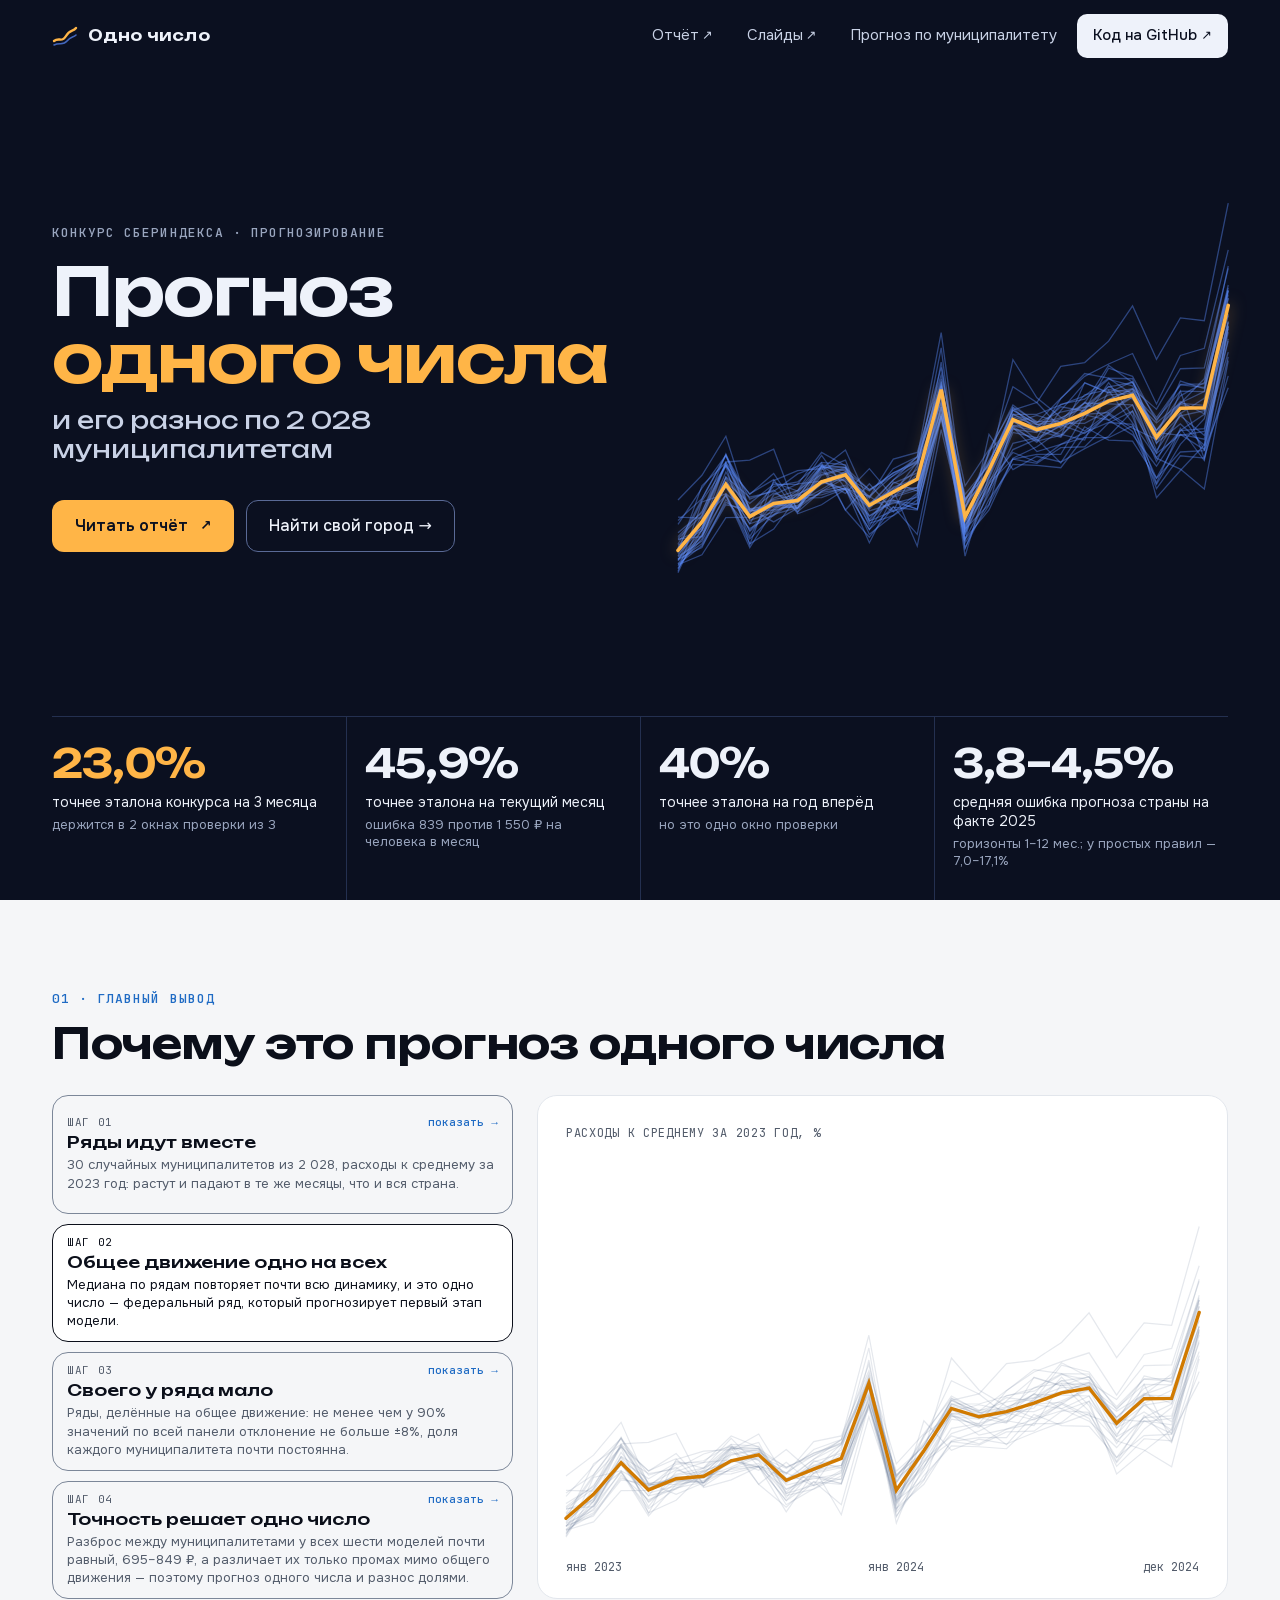
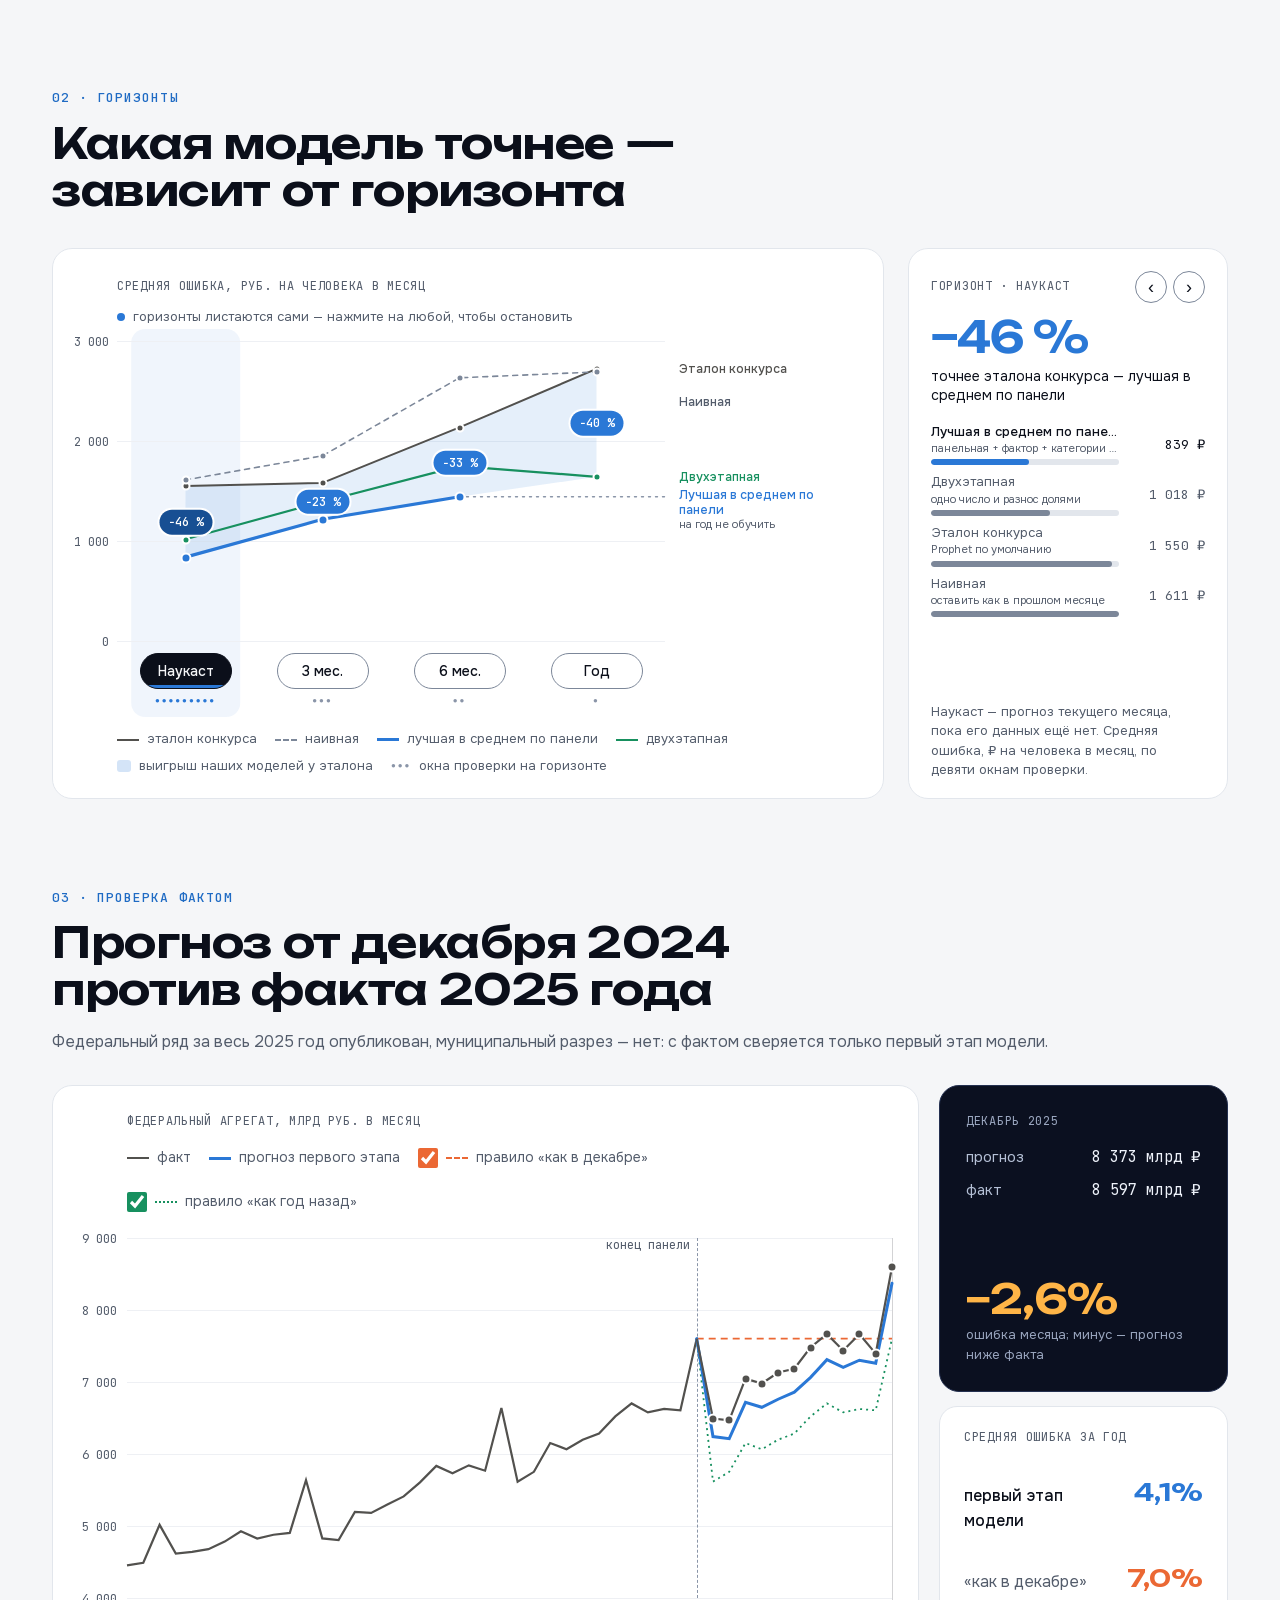
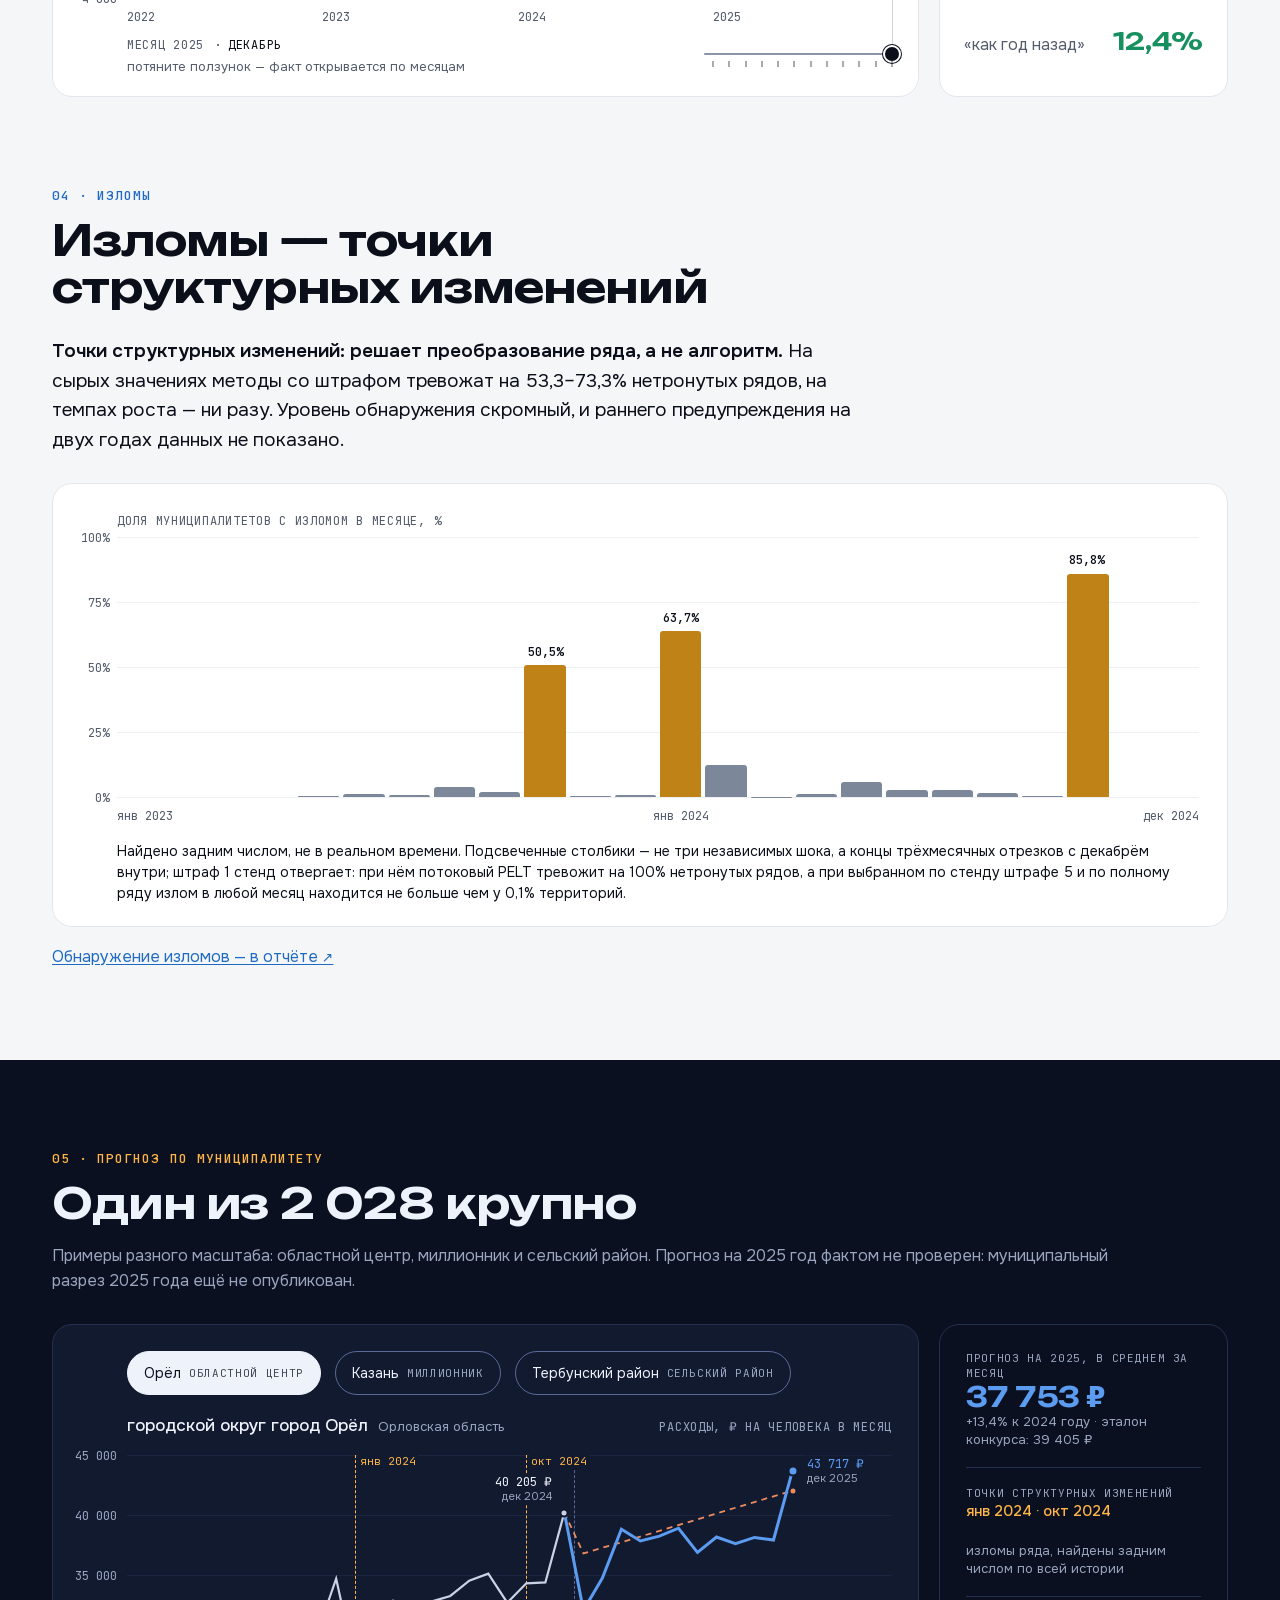
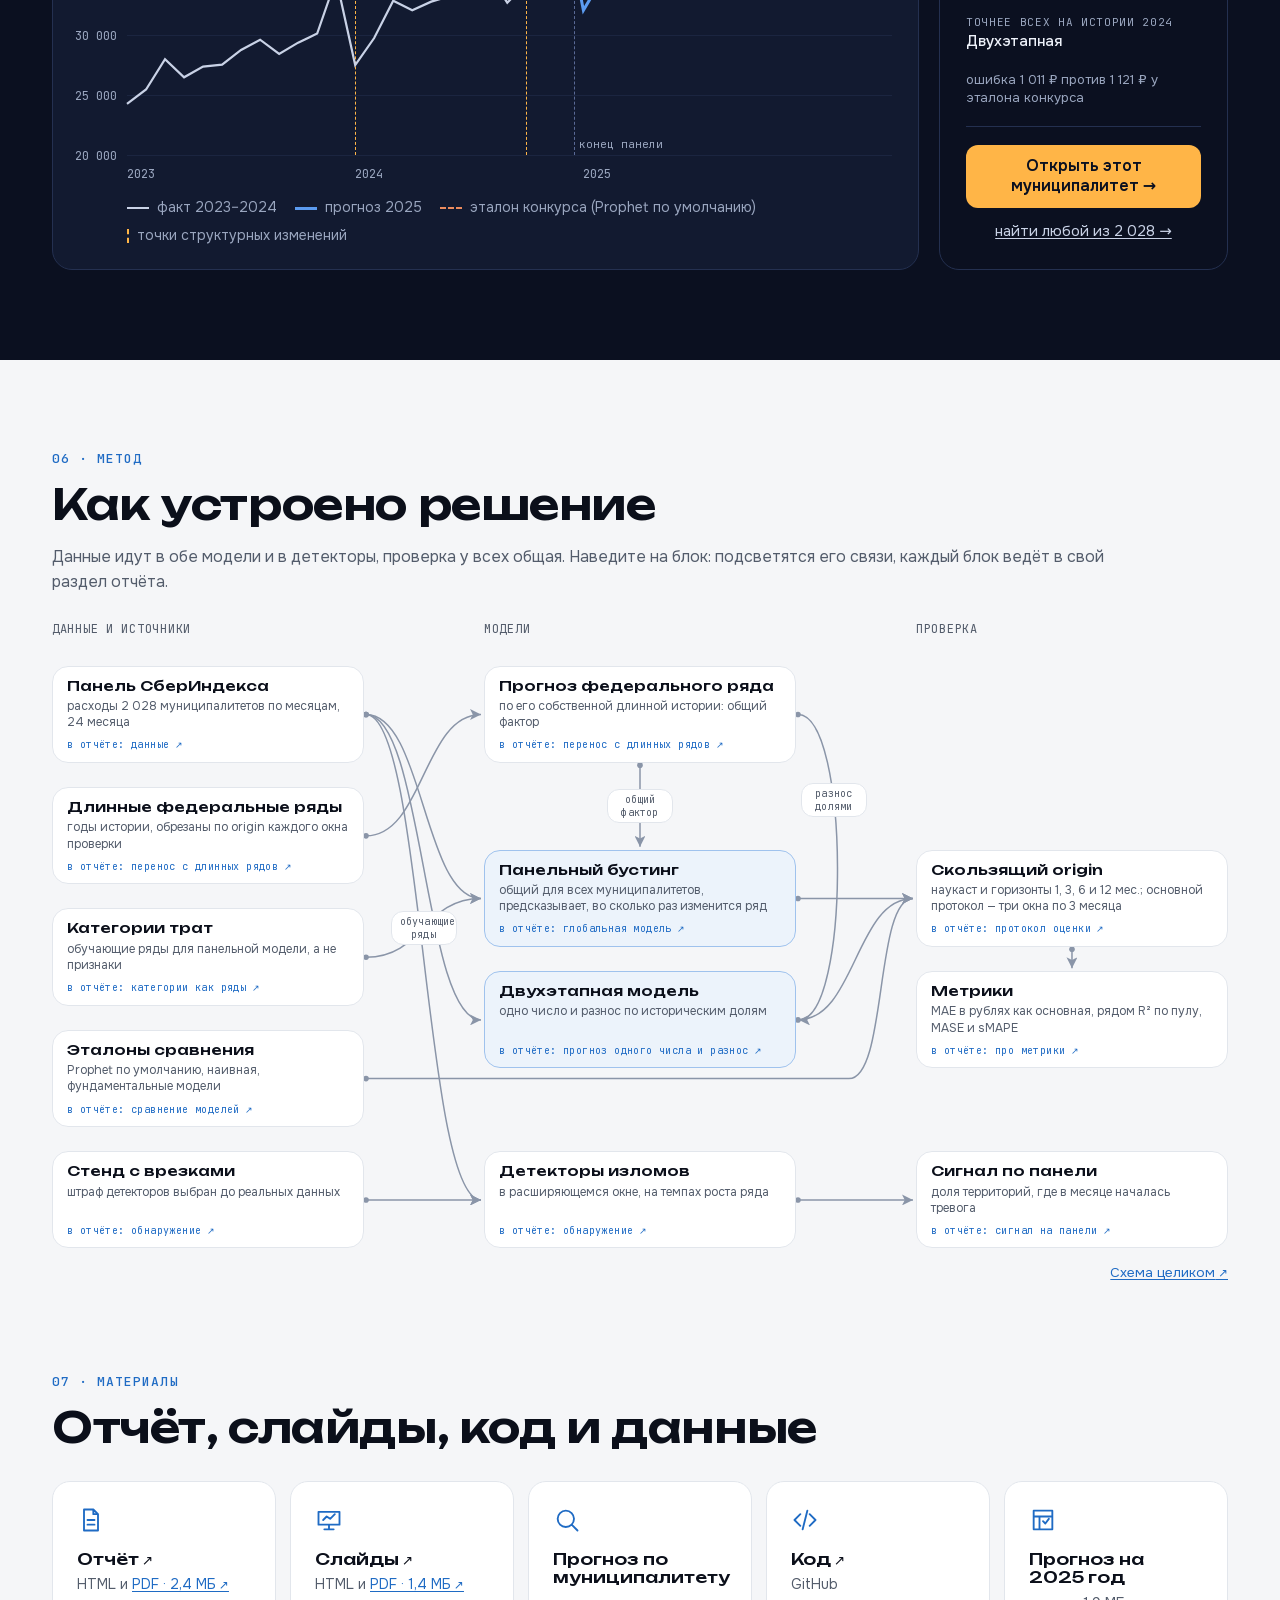
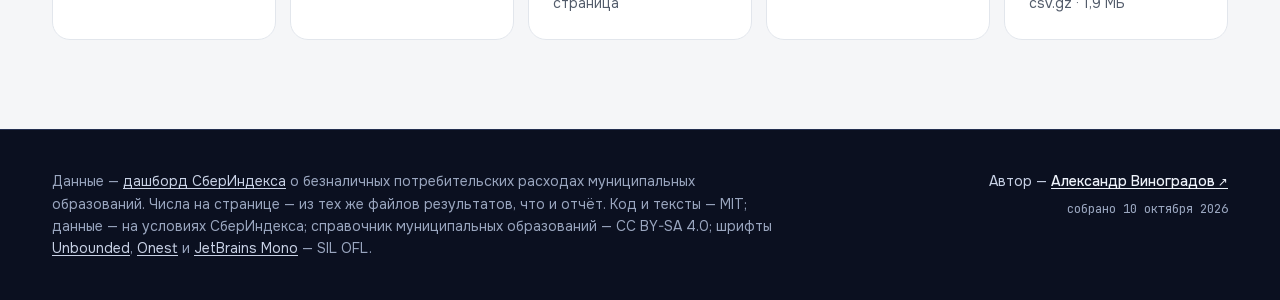
<file: index.html>
<!doctype html>
<html lang="ru">
<head>
<meta charset="utf-8">
<meta name="viewport" content="width=device-width, initial-scale=1">
<title>Прогнозирование потребительских расходов муниципальных образований</title>
<meta name="description" content="Прогноз потребительских расходов 2 028 муниципальных образований на горизонтах от месяца до года и поиск точек структурных изменений: главные числа, отчёт, слайды, код, прогноз на 2025 год и страница с прогнозом по каждому муниципалитету.">
<meta name="theme-color" content="#0b1020">
<link rel="icon" href="favicon.ico" sizes="32x32">
<link rel="icon" href="favicon.svg" type="image/svg+xml">
<link rel="stylesheet" href="site/site.css">
<link rel="stylesheet" href="site/landing.css">
</head>
<body>
<a class="skip-link" href="#main">К содержанию</a>

<header class="site-header night">
  <div class="wrap site-header-inner">
    <a class="brand" href="./">
      <svg class="brand-mark" width="26" height="26" viewBox="0 0 26 26" fill="none" aria-hidden="true" focusable="false">
        <path class="mark-a" d="M2 18 C7 14 10 20 14 13 S21 9 24 5"/>
        <path class="mark-b" d="M2 22 C8 19 11 23 15 18 S21 15 24 12"/>
      </svg>
      <span>Одно число</span>
    </a>
    <details class="nav-menu" id="nav-menu" open>
      <summary class="nav-toggle" aria-label="Меню">
        <svg width="20" height="20" viewBox="0 0 24 24" fill="none" aria-hidden="true" focusable="false">
          <path class="mark-menu" d="M4 7h16M4 12h16M4 17h16"/>
        </svg>
      </summary>
      <nav class="site-nav" aria-label="Разделы сайта">
        <a class="nav-link" href="report/report.html" target="_blank" rel="noopener">Отчёт<span class="ext" aria-hidden="true">&nbsp;↗</span><span class="visually-hidden"> (откроется в новой вкладке)</span></a>
        <a class="nav-link" href="report/slides.html" target="_blank" rel="noopener">Слайды<span class="ext" aria-hidden="true">&nbsp;↗</span><span class="visually-hidden"> (откроется в новой вкладке)</span></a>
        <a class="nav-link" href="demo/">Прогноз по муниципалитету</a>
        <a class="nav-link nav-link-solid" href="https://github.com/kr1zal/sberindex_konkurs" target="_blank" rel="noopener">Код на GitHub<span class="ext" aria-hidden="true">&nbsp;↗</span><span class="visually-hidden"> (откроется в новой вкладке)</span></a>
      </nav>
    </details>
  </div>
</header>

<main id="main" tabindex="-1">

<section class="hero night" aria-labelledby="hero-title">
  <div class="wrap hero-grid">
    <div class="hero-text">
      <p class="eyebrow hero-eyebrow rise d1">Конкурс СберИндекса · Прогнозирование</p>
      <h1 class="hero-title rise d2" id="hero-title">Прогноз <span class="amber">одного числа</span></h1>
      <p class="hero-sub rise d3" id="hero-sub">и его разнос по 2 028 муниципалитетам</p>
      <div class="hero-actions rise d4">
        <a class="btn btn-primary" id="hero-report" href="report/report.html" target="_blank" rel="noopener">Читать отчёт<span class="ext" aria-hidden="true">&nbsp;↗</span><span class="visually-hidden"> (откроется в новой вкладке)</span></a>
        <a class="btn btn-secondary" id="hero-city" href="demo/">Найти свой город →</a>
      </div>
      <noscript>
        <p class="hero-noscript">Графики на странице работают с включённым JavaScript; числа и ссылки доступны и без него.</p>
      </noscript>
    </div>

    <div class="hero-plot" aria-hidden="true">
      <svg class="hero-svg" viewBox="0 0 1000 1000" preserveAspectRatio="none" focusable="false">
        <g id="hero-lines"></g>
      </svg>
      <svg class="hero-svg hero-svg-glow" viewBox="0 0 1000 1000" preserveAspectRatio="none" focusable="false">
        <path class="hero-median" id="hero-median"/>
      </svg>
    </div>
  </div>

  <div class="wrap">
    <ul class="stats rise d5" aria-label="Ключевые числа работы">
      <li class="stat stat-lead">
        <p class="stat-number">23,0%</p>
        <p class="stat-caption">
          <span class="stat-label">точнее эталона конкурса на 3 месяца</span>
          <span class="stat-note">держится в 2 окнах проверки из 3</span>
        </p>
      </li>

      <li class="stat">
        <p class="stat-number">45,9%</p>
        <p class="stat-caption">
          <span class="stat-label">точнее эталона на текущий месяц</span>
          <span class="stat-note">ошибка 839 против 1 550&nbsp;₽ на человека в&nbsp;месяц</span>
        </p>
      </li>

      <li class="stat">
        <p class="stat-number">40%</p>
        <p class="stat-caption">
          <span class="stat-label">точнее эталона на год вперёд</span>
          <span class="stat-note">но это одно окно проверки</span>
        </p>
      </li>

      <li class="stat">
        <p class="stat-number">3,8–4,5%</p>
        <p class="stat-caption">
          <span class="stat-label">средняя ошибка прогноза страны на факте 2025</span>
          <span class="stat-note">горизонты <span class="nowrap">1–12&nbsp;мес.</span>; у&nbsp;простых правил — <span class="nowrap">7,0–17,1%</span></span>
        </p>
      </li>
    </ul>
  </div>
</section>

<section class="section section-first" id="why" aria-labelledby="why-title">
  <div class="wrap">
    <p class="eyebrow">01 · Главный вывод</p>
    <h2 class="section-title" id="why-title">Почему это прогноз одного числа</h2>

    <div class="story">
      <div class="steps" role="group" aria-label="Шаги рассуждения">
        <button class="step" id="step-1" type="button" aria-pressed="true">
          <span class="step-num">Шаг 01<span class="step-hint" aria-hidden="true">показать →</span></span>
          <span class="step-title">Ряды идут вместе</span>
          <span class="step-text">30 случайных муниципалитетов из 2 028, расходы к среднему за 2023 год: растут и падают в те же месяцы, что и вся страна.</span>
          <span class="step-short">ряды</span>
        </button>
        <button class="step" id="step-2" type="button" aria-pressed="false">
          <span class="step-num">Шаг 02<span class="step-hint" aria-hidden="true">показать →</span></span>
          <span class="step-title">Общее движение одно на всех</span>
          <span class="step-text">Медиана по рядам повторяет почти всю динамику, и это одно число — федеральный ряд, который прогнозирует первый этап модели.</span>
          <span class="step-short">общее движение</span>
        </button>
        <button class="step" id="step-3" type="button" aria-pressed="false">
          <span class="step-num">Шаг 03<span class="step-hint" aria-hidden="true">показать →</span></span>
          <span class="step-title">Своего у ряда мало</span>
          <span class="step-text">Ряды, делённые на общее движение: не менее чем у 90% значений по всей панели отклонение не больше ±8%, доля каждого муниципалитета почти постоянна.</span>
          <span class="step-short">остаток</span>
        </button>
        <button class="step" id="step-4" type="button" aria-pressed="false">
          <span class="step-num">Шаг 04<span class="step-hint" aria-hidden="true">показать →</span></span>
          <span class="step-title">Точность решает одно число</span>
          <span class="step-text">Разброс между муниципалитетами у всех шести моделей почти равный, 695–849&nbsp;₽, а различает их только промах мимо общего движения — поэтому прогноз одного числа и разнос долями.</span>
          <span class="step-short">одно число</span>
        </button>
      </div>

      <div class="plot-card story-card">
        <p class="chart-unit" id="story-unit"><span id="story-unit-lines">Расходы к среднему за 2023 год, %</span><span id="story-unit-bars" hidden></span></p>
        <div class="plot story-plot" id="story-plot" role="img" aria-label="График рядов расходов">
          <svg class="plot-svg" viewBox="0 0 1000 1000" preserveAspectRatio="none" focusable="false">
            <g class="story-band-layer" id="story-band-layer"><rect class="story-band" id="story-band" x="0" width="1000"/></g>
            <g class="story-lines" id="story-lines"></g>
            <g class="story-median-layer" id="story-median-layer"><path class="story-median" id="story-median"/></g>
          </svg>
          <span class="story-band-label" id="story-band-label" aria-hidden="true"></span>
          <div class="story-bars" id="story-bars" aria-hidden="true"></div>
        </div>
        <div class="plot-axis" id="story-axis" aria-hidden="true"></div>
        <ul class="legend story-bars-legend" id="story-bars-legend" aria-label="Обозначения полос" hidden>
          <li><span class="key key-spread"></span>разброс между муниципалитетами: у всех моделей почти равный</li>
          <li><span class="key key-bias"></span>промах мимо общего движения: различает модели</li>
        </ul>
        <p class="visually-hidden" id="story-caption" aria-live="polite"></p>
        <p class="story-text" id="story-text"></p>
      </div>
    </div>
  </div>
</section>

<section class="section" id="horizons" aria-labelledby="horizons-title">
  <div class="wrap">
    <p class="eyebrow">02 · Горизонты</p>
    <h2 class="section-title" id="horizons-title">Какая модель точнее — зависит от горизонта</h2>

    <div class="hz">
      <div class="plot-card hz-card">
        <div class="hz-top">
          <p class="chart-unit" id="hz-unit"></p>
          <p class="hz-hint" id="hz-hint"><span class="hz-hint-dot" aria-hidden="true"></span><span id="hz-hint-text"></span></p>
        </div>
        <div class="plot hz-plot" id="hz-plot" role="img" aria-label="Средняя ошибка моделей на каждом горизонте прогноза и выигрыш у эталона конкурса">
          <div class="hz-band" id="hz-band"></div>
          <div class="ticks" id="hz-ticks"></div>
          <svg class="plot-svg" viewBox="0 0 1000 1000" preserveAspectRatio="none" focusable="false">
            <path class="hz-gain-band" id="hz-gain-band"/>
            <g id="hz-lines"></g>
          </svg>
          <div class="hz-marks" id="hz-marks"></div>
          <div class="hz-labels" id="hz-labels"></div>
          <div class="hz-cols" id="hz-cols" aria-hidden="true"></div>
        </div>
        <div class="hz-axis" id="hz-axis" role="group" aria-label="Горизонт прогноза"></div>
        <ul class="legend hz-legend" id="hz-legend" aria-label="Обозначения графика"></ul>
      </div>

      <div class="hz-side">
        <div class="hz-side-head">
          <p class="mono-label">Горизонт · <span id="hz-sel"></span></p>
          <span class="hz-nav">
            <button type="button" class="hz-nav-btn" id="hz-prev" aria-label="Предыдущий горизонт">‹</button>
            <button type="button" class="hz-nav-btn" id="hz-next" aria-label="Следующий горизонт">›</button>
          </span>
        </div>
        <p class="hz-gain" id="hz-gain"></p>
        <p class="hz-gain-sub" id="hz-gain-sub"></p>
        <ol class="hz-rows" id="hz-rows" aria-label="Средняя ошибка моделей на выбранном горизонте, рублей на человека в месяц"></ol>
        <p class="hz-note" id="h-note" aria-live="polite"></p>
      </div>
    </div>
  </div>
</section>

<section class="section" id="fact" aria-labelledby="fact-title">
  <div class="wrap">
    <p class="eyebrow">03 · Проверка фактом</p>
    <h2 class="section-title" id="fact-title">Прогноз от декабря 2024 против факта 2025 года</h2>
    <p class="section-lead" id="fact-lead">
      Федеральный ряд за весь 2025 год опубликован, муниципальный разрез — нет: с фактом сверяется только первый этап модели.
    </p>

    <div class="fact">
      <div class="plot-card fact-card">
        <p class="chart-unit" id="fact-unit"></p>
        <ul class="legend legend-fact" aria-label="Обозначения линий">
          <li><span class="key key-fact"></span>факт</li>
          <li><span class="key key-fc"></span>прогноз первого этапа</li>
          <li><label class="toggle"><input type="checkbox" id="fact-r1" checked>
            <span class="key key-r1" aria-hidden="true"></span><span id="fact-r1-text"></span></label></li>
          <li><label class="toggle"><input type="checkbox" id="fact-r2" checked>
            <span class="key key-r2" aria-hidden="true"></span><span id="fact-r2-text"></span></label></li>
        </ul>
        <div class="plot fact-plot" id="fact-plot" role="img" aria-label="График федерального агрегата">
          <div class="ticks" id="fact-ticks"></div>
          <div class="vline vline-end" id="fact-end"><span>конец панели</span></div>
          <div class="vline vline-cursor" id="fact-cursor"></div>
          <svg class="plot-svg" viewBox="0 0 1000 1000" preserveAspectRatio="none" focusable="false">
            <defs>
              <clipPath id="fact-act-clip"><rect id="fact-act-reveal" x="0" y="-100" width="1000" height="1200"/></clipPath>
            </defs>
            <path class="fact-line fact-hist" id="fact-hist"/>
            <path class="fact-line fact-r1" id="fact-r1-line"/>
            <path class="fact-line fact-r2" id="fact-r2-line"/>
            <path class="fact-line fact-fc" id="fact-fc"/>
            <path class="fact-line fact-act" id="fact-act" clip-path="url(#fact-act-clip)"/>
          </svg>
          <div class="dots" id="fact-dots"></div>
        </div>
        <div class="plot-axis plot-axis-years" id="fact-years" aria-hidden="true"></div>

        <div class="scrub">
          <div class="scrub-label">
            <label class="mono-label" for="fact-k" id="fact-k-label">Месяц 2025</label>
            <output class="scrub-value" id="fact-k-value" for="fact-k"></output>
            <span class="scrub-hint">потяните ползунок — факт открывается по месяцам</span>
          </div>
          <div class="scrub-track" id="fact-scrub">
            <input id="fact-k" type="range">
            <div class="scrub-ticks" id="fact-scrub-ticks" aria-hidden="true"></div>
          </div>
        </div>
      </div>

      <div class="fact-side">
        <div class="readout night">
          <p class="readout-month" id="ro-month"></p>
          <dl class="readout-rows">
            <div><dt>прогноз</dt><dd id="ro-fc"></dd></div>
            <div><dt>факт</dt><dd id="ro-act"></dd></div>
          </dl>
          <p class="readout-err" id="ro-err"></p>
          <p class="readout-note">ошибка месяца; минус — прогноз ниже факта</p>
        </div>

        <div class="card mean-card">
          <p class="mono-label">Средняя ошибка за год</p>
          <dl class="mean-rows">
            <div><dt>первый этап модели</dt><dd class="mean-own" id="mean-own"></dd></div>
            <div><dt id="mean-r1-name"></dt><dd class="mean-r1" id="mean-r1"></dd></div>
            <div><dt id="mean-r2-name"></dt><dd class="mean-r2" id="mean-r2"></dd></div>
          </dl>
        </div>
      </div>
    </div>
  </div>
</section>

<section class="section" id="breaks" aria-labelledby="breaks-title">
  <div class="wrap">
    <p class="eyebrow">04 · Изломы</p>
    <h2 class="section-title" id="breaks-title">Изломы&nbsp;— точки структурных изменений</h2>
    <p class="breaks-claim" id="breaks-claim"><strong>Точки структурных изменений: решает преобразование ряда, а не алгоритм.</strong> На сырых значениях методы со штрафом тревожат на 53,3–73,3% нетронутых рядов, на темпах роста — ни разу. Уровень обнаружения скромный, и раннего предупреждения на двух годах данных не показано.</p>

    <div class="plot-card breaks-card">
      <p class="chart-unit">Доля муниципалитетов с изломом в месяце, %</p>
      <div class="plot breaks-plot" id="breaks-plot" role="img" aria-label="График долей муниципалитетов с изломом по месяцам">
        <div class="ticks" id="breaks-ticks"></div>
        <div class="breaks-cols" id="breaks-cols"></div>
      </div>
      <div class="plot-axis" id="breaks-axis" aria-hidden="true"></div>
      <p class="breaks-note" id="breaks-note">Найдено задним числом, не в реальном времени. Подсвеченные столбики — не три независимых шока, а концы трёхмесячных отрезков с декабрём внутри; штраф 1 стенд отвергает: при нём потоковый PELT тревожит на 100% нетронутых рядов, а при выбранном по стенду штрафе 5 и по полному ряду излом в любой месяц находится не больше чем у 0,1% территорий.</p>
    </div>

    <p class="breaks-more">
      <a href="report/report.html#sec-cp" target="_blank" rel="noopener">Обнаружение изломов — в отчёте<span class="ext" aria-hidden="true">&nbsp;↗</span><span class="visually-hidden"> (откроется в новой вкладке)</span></a>
    </p>
  </div>
</section>

<section class="section night section-night" id="city" aria-labelledby="city-title">
  <div class="wrap">
    <p class="eyebrow">05 · Прогноз по муниципалитету</p>
    <h2 class="section-title" id="city-title">Один из 2 028 крупно</h2>
    <p class="section-lead" id="stand-lead">
      Примеры разного масштаба: областной центр, миллионник и сельский район. Прогноз на 2025 год фактом не проверен: муниципальный разрез 2025 года ещё не опубликован.
    </p>

    <div class="city">
      <div class="plot-card city-card">
        <div class="chips chips-row" id="t-chips" role="group" aria-label="Примеры муниципальных образований"></div>
        <div class="stand-chart-head">
          <span class="stand-chart-title"><span class="stand-chart-name" id="t-name"></span><span class="stand-chart-region" id="t-region"></span></span>
          <span class="chart-unit stand-chart-unit">расходы, ₽ на человека в месяц</span>
        </div>
        <div class="plot stand-plot" id="t-plot" role="img" aria-label="График расходов муниципалитета">
          <div class="ticks" id="t-ticks"></div>
          <div id="t-breaks"></div>
          <div class="vline vline-panel" id="t-panel-end"><span>конец панели</span></div>
          <svg class="plot-svg" viewBox="0 0 1000 1000" preserveAspectRatio="none" focusable="false">
            <path class="stand-line stand-fact" id="t-fact"/>
            <path class="stand-line stand-base" id="t-base"/>
            <path class="stand-line stand-fc" id="t-fc"/>
          </svg>
          <div class="stand-end stand-end-base" id="t-end-base" aria-hidden="true"><span class="stand-end-dot"></span></div>
          <div class="stand-end stand-end-fact" id="t-end-fact" aria-hidden="true"><span class="stand-end-dot"></span><span class="stand-end-label"><b id="t-end-fact-value"></b><i id="t-end-fact-month"></i></span></div>
          <div class="stand-end stand-end-fc" id="t-end-fc" aria-hidden="true"><span class="stand-end-dot"></span><span class="stand-end-label"><b id="t-end-fc-value"></b><i id="t-end-fc-month"></i></span></div>
        </div>
        <div class="plot-axis plot-axis-years" id="t-years" aria-hidden="true"></div>
        <ul class="legend" id="t-legend" aria-label="Обозначения линий">
          <li><span class="key key-fact"></span><span id="t-legend-fact"></span></li>
          <li><span class="key key-fc"></span><span id="t-legend-fc"></span></li>
          <li><span class="key key-r1"></span><span id="t-legend-base"></span></li>
          <li><span class="key key-vbreak"></span>точки структурных изменений</li>
        </ul>
      </div>

      <div class="city-side">
        <div class="readout night city-readout">
          <dl class="stand-stats" id="t-stats" aria-live="polite">
            <div>
              <dt class="mono-label" id="t-stat-fc-label"></dt>
              <dd class="stand-stat-fc" id="t-stat-fc"></dd>
              <dd class="stand-stat-note" id="t-stat-fc-note"></dd>
            </div>
            <div>
              <dt class="mono-label">Точки структурных изменений</dt>
              <dd class="stand-stat-breaks" id="t-stat-breaks"></dd>
              <dd class="stand-stat-note">изломы ряда, найдены задним числом по всей истории</dd>
            </div>
            <div>
              <dt class="mono-label" id="t-stat-check-label"></dt>
              <dd class="stand-stat-best" id="t-stat-best"></dd>
              <dd class="stand-stat-note" id="t-stat-best-note"></dd>
            </div>
          </dl>
          <div class="stand-actions">
            <a class="btn btn-primary stand-cta" id="t-go" href="demo/">Открыть этот муниципалитет →</a>
            <a class="stand-any" id="t-any" href="demo/">найти любой из 2 028 →</a>
          </div>
        </div>
      </div>
    </div>
  </div>
</section>

<section class="section" id="method" aria-labelledby="method-title">
  <div class="wrap">
    <p class="eyebrow">06 · Метод</p>
    <h2 class="section-title" id="method-title">Как устроено решение</h2>
    <p class="section-lead" id="method-lead">
      Данные идут в обе модели и в детекторы, проверка у всех общая. <span class="method-wide">Наведите на блок: подсветятся его связи, каждый блок ведёт в свой раздел отчёта.</span><span class="method-narrow">Каждый блок ведёт в свой раздел отчёта.</span>
    </p>

    <div class="method-map" id="method-map">
      <svg class="method-links" id="method-links" aria-hidden="true" focusable="false">
        <defs>
          <marker id="method-arrow" viewBox="0 0 10 10" refX="10" refY="5" markerWidth="11" markerHeight="11" markerUnits="userSpaceOnUse" orient="auto"><path d="M0,0 L10,5 L0,10 L2.5,5 Z"/></marker>
          <marker id="method-arrow-on" viewBox="0 0 10 10" refX="10" refY="5" markerWidth="13" markerHeight="13" markerUnits="userSpaceOnUse" orient="auto"><path d="M0,0 L10,5 L0,10 L2.5,5 Z"/></marker>
          <marker id="method-dot" viewBox="0 0 10 10" refX="5" refY="5" markerWidth="7" markerHeight="7" markerUnits="userSpaceOnUse"><circle cx="5" cy="5" r="4"/></marker>
          <marker id="method-dot-on" viewBox="0 0 10 10" refX="5" refY="5" markerWidth="8" markerHeight="8" markerUnits="userSpaceOnUse"><circle cx="5" cy="5" r="4"/></marker>
        </defs>
      </svg>

      <p class="mono-label method-head" data-col="1">Данные и источники</p>
      <p class="mono-label method-head" data-col="2">Модели</p>
      <p class="mono-label method-head" data-col="3">Проверка</p>
      <!-- Подписи между этапами — только на узком экране, где колонки идут одна под другой; на широком
           скрыты стилями и в сетку не попадают. -->
      <p class="method-step" data-after="1">В модели и детекторы; эталоны сразу на проверку.</p>
      <p class="method-step" data-after="2">Всё сходится на скользящем origin; детекторы дают сигнал по панели.</p>

      <a class="method-node" id="mn-panel" data-col="1" data-row="2" href="report/report.html#данные" target="_blank" rel="noopener">
        <span class="method-node-title">Панель СберИндекса</span>
        <span class="method-node-text">расходы 2 028 муниципалитетов по месяцам, 24 месяца</span>
        <span class="method-node-link">в отчёте: данные<span class="ext" aria-hidden="true">&nbsp;↗</span><span class="visually-hidden"> (откроется в новой вкладке)</span></span>
      </a>
      <a class="method-node" id="mn-federal" data-col="1" data-row="3" href="report/report.html#перенос-с-длинных-рядов" target="_blank" rel="noopener">
        <span class="method-node-title">Длинные федеральные ряды</span>
        <span class="method-node-text">годы истории, обрезаны по origin каждого окна проверки</span>
        <span class="method-node-link">в отчёте: перенос с длинных рядов<span class="ext" aria-hidden="true">&nbsp;↗</span><span class="visually-hidden"> (откроется в новой вкладке)</span></span>
      </a>
      <a class="method-node" id="mn-categories" data-col="1" data-row="4" href="report/report.html#категории-как-обучающие-ряды-а-не-как-признаки" target="_blank" rel="noopener">
        <span class="method-node-title">Категории трат</span>
        <span class="method-node-text">обучающие ряды для панельной модели, а не признаки</span>
        <span class="method-node-link">в отчёте: категории как ряды<span class="ext" aria-hidden="true">&nbsp;↗</span><span class="visually-hidden"> (откроется в новой вкладке)</span></span>
      </a>
      <a class="method-node" id="mn-baselines" data-col="1" data-row="5" href="report/report.html#сравнение-моделей-прогнозирования" target="_blank" rel="noopener">
        <span class="method-node-title">Эталоны сравнения</span>
        <span class="method-node-text">Prophet по умолчанию, наивная, фундаментальные модели</span>
        <span class="method-node-link">в отчёте: сравнение моделей<span class="ext" aria-hidden="true">&nbsp;↗</span><span class="visually-hidden"> (откроется в новой вкладке)</span></span>
      </a>
      <a class="method-node" id="mn-bench" data-col="1" data-row="6" href="report/report.html#sec-cp" target="_blank" rel="noopener">
        <span class="method-node-title">Стенд с врезками</span>
        <span class="method-node-text">штраф детекторов выбран до реальных данных</span>
        <span class="method-node-link">в отчёте: обнаружение<span class="ext" aria-hidden="true">&nbsp;↗</span><span class="visually-hidden"> (откроется в новой вкладке)</span></span>
      </a>

      <a class="method-node" id="mn-agg" data-col="2" data-row="2" href="report/report.html#перенос-с-длинных-рядов" target="_blank" rel="noopener">
        <span class="method-node-title">Прогноз федерального ряда</span>
        <span class="method-node-text">по его собственной длинной истории: общий фактор</span>
        <span class="method-node-link">в отчёте: перенос с длинных рядов<span class="ext" aria-hidden="true">&nbsp;↗</span><span class="visually-hidden"> (откроется в новой вкладке)</span></span>
      </a>
      <a class="method-node method-node-hero method-node-drop" id="mn-gbm" data-col="2" data-row="3" href="report/report.html#глобальная-модель" target="_blank" rel="noopener">
        <span class="method-node-title">Панельный бустинг</span>
        <span class="method-node-text">общий для всех муниципалитетов, предсказывает, во сколько раз изменится ряд</span>
        <span class="method-node-link">в отчёте: глобальная модель<span class="ext" aria-hidden="true">&nbsp;↗</span><span class="visually-hidden"> (откроется в новой вкладке)</span></span>
      </a>
      <a class="method-node method-node-hero method-node-drop" id="mn-two" data-col="2" data-row="4" href="report/report.html#конструктивная-проверка-прогноз-одного-числа-и-разнос" target="_blank" rel="noopener">
        <span class="method-node-title">Двухэтапная модель</span>
        <span class="method-node-text">одно число и разнос по историческим долям</span>
        <span class="method-node-link">в отчёте: прогноз одного числа и разнос<span class="ext" aria-hidden="true">&nbsp;↗</span><span class="visually-hidden"> (откроется в новой вкладке)</span></span>
      </a>
      <a class="method-node" id="mn-cp" data-col="2" data-row="6" href="report/report.html#sec-cp" target="_blank" rel="noopener">
        <span class="method-node-title">Детекторы изломов</span>
        <span class="method-node-text">в расширяющемся окне, на темпах роста ряда</span>
        <span class="method-node-link">в отчёте: обнаружение<span class="ext" aria-hidden="true">&nbsp;↗</span><span class="visually-hidden"> (откроется в новой вкладке)</span></span>
      </a>

      <a class="method-node method-node-drop" id="mn-origin" data-col="3" data-row="3" href="report/report.html#протокол-оценки" target="_blank" rel="noopener">
        <span class="method-node-title">Скользящий origin</span>
        <span class="method-node-text">наукаст и горизонты 1, 3, 6 и 12 мес.; основной протокол — три окна по 3 месяца</span>
        <span class="method-node-link">в отчёте: протокол оценки<span class="ext" aria-hidden="true">&nbsp;↗</span><span class="visually-hidden"> (откроется в новой вкладке)</span></span>
      </a>
      <a class="method-node method-node-drop" id="mn-metrics" data-col="3" data-row="4" href="report/report.html#про-метрики" target="_blank" rel="noopener">
        <span class="method-node-title">Метрики</span>
        <span class="method-node-text">MAE в рублях как основная, рядом R² по пулу, MASE и sMAPE</span>
        <span class="method-node-link">в отчёте: про метрики<span class="ext" aria-hidden="true">&nbsp;↗</span><span class="visually-hidden"> (откроется в новой вкладке)</span></span>
      </a>
      <a class="method-node" id="mn-signal" data-col="3" data-row="6" href="report/report.html#sec-cp-real" target="_blank" rel="noopener">
        <span class="method-node-title">Сигнал по панели</span>
        <span class="method-node-text">доля территорий, где в месяце началась тревога</span>
        <span class="method-node-link">в отчёте: сигнал на панели<span class="ext" aria-hidden="true">&nbsp;↗</span><span class="visually-hidden"> (откроется в новой вкладке)</span></span>
      </a>
    </div>

    <p class="method-more">
      <a href="report/method.svg" target="_blank" rel="noopener">Схема целиком<span class="ext" aria-hidden="true">&nbsp;↗</span><span class="visually-hidden"> (откроется в новой вкладке)</span></a>
    </p>
  </div>
</section>

<section class="section" id="report" aria-labelledby="report-title">
  <div class="wrap">
    <p class="eyebrow">07 · Материалы</p>
    <h2 class="section-title" id="report-title">Отчёт, слайды, код и данные</h2>

    <ul class="materials">
      <li class="card card-link material">
        <svg class="material-icon" width="28" height="28" viewBox="0 0 24 24" fill="none" aria-hidden="true" focusable="false">
          <path d="M6 3h8l4 4v14H6z M14 3v4h4 M9 12h6 M9 16h6"/>
        </svg>
        <h3 class="material-title"><a class="material-link" href="report/report.html" target="_blank" rel="noopener">Отчёт<span class="ext" aria-hidden="true">&nbsp;↗</span><span class="visually-hidden"> (откроется в новой вкладке)</span></a></h3>
        <p class="material-note"><span class="material-pair">HTML и <a class="material-extra" href="report/report.pdf" target="_blank" rel="noopener">PDF · 2,4 МБ<span class="ext" aria-hidden="true">&nbsp;↗</span><span class="visually-hidden"> (откроется в новой вкладке)</span></a></span></p>
      </li>
      <li class="card card-link material">
        <svg class="material-icon" width="28" height="28" viewBox="0 0 24 24" fill="none" aria-hidden="true" focusable="false">
          <path d="M3 5h18v11H3z M12 16v4 M8 20h8 M7 12l3-3 3 2 4-4"/>
        </svg>
        <h3 class="material-title"><a class="material-link" href="report/slides.html" target="_blank" rel="noopener">Слайды<span class="ext" aria-hidden="true">&nbsp;↗</span><span class="visually-hidden"> (откроется в новой вкладке)</span></a></h3>
        <p class="material-note"><span class="material-pair">HTML и <a class="material-extra" href="report/slides.pdf" target="_blank" rel="noopener">PDF · 1,4 МБ<span class="ext" aria-hidden="true">&nbsp;↗</span><span class="visually-hidden"> (откроется в новой вкладке)</span></a></span></p>
      </li>
      <li class="card card-link material">
        <svg class="material-icon" width="28" height="28" viewBox="0 0 24 24" fill="none" aria-hidden="true" focusable="false">
          <path d="M11 18a7 7 0 1 1 0-14 7 7 0 0 1 0 14z M16 16l5 5"/>
        </svg>
        <h3 class="material-title"><a class="material-link" href="demo/">Прогноз по муниципалитету</a></h3>
        <p class="material-note">страница</p>
      </li>
      <li class="card card-link material">
        <svg class="material-icon" width="28" height="28" viewBox="0 0 24 24" fill="none" aria-hidden="true" focusable="false">
          <path d="M8 7l-5 5 5 5 M16 7l5 5-5 5 M14 4l-4 16"/>
        </svg>
        <h3 class="material-title"><a class="material-link" href="https://github.com/kr1zal/sberindex_konkurs" target="_blank" rel="noopener">Код<span class="ext" aria-hidden="true">&nbsp;↗</span><span class="visually-hidden"> (откроется в новой вкладке)</span></a></h3>
        <p class="material-note">GitHub</p>
      </li>
      <li class="card card-link material">
        <svg class="material-icon" width="28" height="28" viewBox="0 0 24 24" fill="none" aria-hidden="true" focusable="false">
          <path d="M4 4h16v16H4z M4 9h16 M9 9v11 M12 13l2 2 3-4"/>
        </svg>
        <h3 class="material-title"><a class="material-link" id="material-forecast" href="results/forecast_2025.csv.gz">Прогноз на 2025 год</a></h3>
        <p class="material-note">csv.gz · 1,9 МБ</p>
      </li>
    </ul>
  </div>
</section>

</main>

<footer class="site-footer night">
  <div class="wrap site-footer-inner">
    <p>
      Данные — <a href="https://sberindex.ru/ru/dashboards/potrebitelskie-beznalicnye-rashody-na-urovne-munizipalnyh-obrazovanij">дашборд СберИндекса</a>
      о безналичных потребительских расходах муниципальных образований. Числа на странице — из тех же
      файлов результатов, что и отчёт. Код и тексты — MIT; данные — на условиях СберИндекса;
      справочник муниципальных образований — CC BY-SA 4.0; шрифты
      <a href="site/fonts/unbounded-OFL.txt">Unbounded</a>, <a href="site/fonts/onest-OFL.txt">Onest</a>
      и <a href="site/fonts/jetbrains-mono-OFL.txt">JetBrains Mono</a> — SIL OFL.
    </p>
    <div class="site-footer-meta">
      <p class="author">Автор — <a href="https://avinogradov.pro" target="_blank" rel="noopener">Александр Виноградов<span class="ext" aria-hidden="true">&nbsp;↗</span><span class="visually-hidden"> (откроется в новой вкладке)</span></a></p>
      <p class="built">собрано 10 октября 2026</p>
    </div>
  </div>
</footer>

<script type="application/json" id="landing-data">{"story":{"months":["2023-01","2023-02","2023-03","2023-04","2023-05","2023-06","2023-07","2023-08","2023-09","2023-10","2023-11","2023-12","2024-01","2024-02","2024-03","2024-04","2024-05","2024-06","2024-07","2024-08","2024-09","2024-10","2024-11","2024-12"],"base_months":12,"ids":["Советский муниципальный район #3","Салаватский муниципальный район","городской округ Гайский","городской округ Арамильский","Караидельский муниципальный район","Измалковский муниципальный район","Хайбуллинский муниципальный район","Хвастовичский муниципальный район","Шатковский муниципальный округ","городской округ город Рязань","городской округ город Кирсанов","Крапивинский муниципальный округ","Зырянский муниципальный район","Саргатский муниципальный район","Третьяковский муниципальный район","Кингисеппский муниципальный район","Нижнеилимский муниципальный район","Большеуковский муниципальный район","Викуловский муниципальный район","городской округ Верхний Тагил","муниципальный округ Вуктыл","муниципальный округ Марёвский","Кадошкинский муниципальный район","внутригородская территория города федерального значения муниципальный округ Печатники","Усть-Удинский муниципальный район","муниципальный округ Якшур-Бодьинский район","Лаганский муниципальный район","внутригородская территория города федерального значения муниципальный округ Гольяново","Советский муниципальный район #5","городской округ город Назарово"],"series":[[0.829,0.94,0.992,0.882,0.961,0.992,0.993,1.008,0.973,1.024,1.073,1.334,0.964,1.078,1.22,1.187,1.263,1.271,1.316,1.39,1.278,1.365,1.359,1.606],[0.882,0.925,1.03,0.959,0.997,0.977,1.052,1.044,0.959,0.975,0.988,1.211,0.976,1.03,1.177,1.147,1.147,1.203,1.214,1.209,1.129,1.189,1.163,1.356],[0.887,0.918,1.012,0.918,0.974,0.968,1.034,1.047,0.969,1.024,1.059,1.189,0.994,1.056,1.135,1.084,1.099,1.113,1.113,1.138,1.028,1.083,1.086,1.218],[0.858,0.882,0.983,0.922,0.952,0.966,1.021,1.034,0.988,1.068,1.082,1.245,1.012,1.088,1.176,1.128,1.114,1.176,1.193,1.216,1.173,1.258,1.26,1.469],[0.901,0.95,1.061,0.994,1.038,0.963,1.041,1.021,0.91,0.95,0.992,1.177,0.935,1.022,1.082,1.062,1.099,1.124,1.145,1.141,1.006,1.075,1.07,1.243],[0.939,0.985,1.077,0.939,0.957,0.978,1.004,1.035,0.937,0.988,1.003,1.158,0.937,1.007,1.088,1.11,1.06,1.136,1.108,1.106,1.028,1.12,1.088,1.321],[0.9,0.905,1.013,0.932,0.949,0.987,1.055,1.036,0.963,1.017,1.039,1.204,0.985,1.041,1.162,1.162,1.182,1.201,1.238,1.237,1.101,1.183,1.172,1.422],[0.931,1.007,1.076,0.984,1.003,0.957,1.001,1.013,0.933,0.949,0.982,1.164,0.915,1.017,1.068,1.059,1.092,1.094,1.144,1.169,1.081,1.211,1.069,1.348],[0.889,0.984,1.075,0.96,0.961,0.971,0.998,1.006,0.99,0.957,0.996,1.213,0.88,1.003,1.133,1.106,1.118,1.161,1.15,1.119,1.053,1.128,1.162,1.388],[0.863,0.896,0.995,0.957,0.973,0.965,1.0,1.029,0.99,1.034,1.072,1.227,0.983,1.059,1.171,1.141,1.144,1.143,1.17,1.2,1.128,1.201,1.229,1.428],[0.905,0.958,1.058,0.947,0.968,0.965,1.023,1.004,0.967,1.009,1.027,1.17,0.979,1.065,1.149,1.108,1.14,1.122,1.161,1.209,1.086,1.159,1.17,1.355],[0.843,0.9,1.031,0.988,1.0,1.037,1.056,1.05,0.972,0.982,0.963,1.178,0.9,0.961,1.07,1.094,1.128,1.171,1.259,1.242,1.148,1.224,1.219,1.406],[0.871,1.012,1.061,0.951,0.983,0.994,1.02,1.004,0.949,0.981,0.973,1.202,0.864,1.034,1.139,1.136,1.12,1.108,1.212,1.144,1.071,1.128,1.132,1.358],[0.913,0.955,1.079,0.964,0.936,0.965,1.046,1.066,0.938,0.959,0.975,1.206,0.881,0.983,1.057,1.055,1.05,1.115,1.162,1.126,1.015,1.099,1.153,1.346],[0.857,0.907,1.019,0.916,0.964,0.997,1.054,1.021,0.97,0.996,1.062,1.237,0.9,0.995,1.101,1.113,1.195,1.248,1.238,1.204,1.102,1.142,1.097,1.335],[0.846,0.867,0.945,0.946,0.986,1.002,1.036,1.05,1.003,1.039,1.061,1.219,0.982,1.06,1.163,1.134,1.178,1.169,1.193,1.214,1.128,1.185,1.181,1.373],[0.839,0.91,1.015,0.955,1.011,1.02,1.061,1.056,0.968,1.007,1.008,1.151,0.911,1.016,1.131,1.124,1.183,1.194,1.236,1.222,1.108,1.159,1.118,1.293],[0.898,0.921,1.062,1.066,1.089,0.956,1.052,0.961,0.904,0.967,0.961,1.163,0.892,0.971,1.147,1.126,1.138,1.152,1.229,1.158,1.018,1.133,1.065,1.283],[0.855,0.95,1.056,0.964,0.969,1.002,1.076,1.006,0.892,0.991,1.008,1.231,0.925,1.058,1.171,1.141,1.116,1.229,1.208,1.231,1.116,1.232,1.216,1.414],[0.946,0.944,1.054,0.995,1.025,0.953,0.972,1.005,0.92,0.997,1.008,1.182,0.97,1.044,1.171,1.187,1.133,1.188,1.15,1.182,1.063,1.164,1.196,1.37],[0.881,0.98,1.054,0.888,1.023,1.044,1.048,1.087,0.976,1.003,0.885,1.13,0.921,0.973,1.068,1.078,1.078,1.162,1.166,1.198,1.07,1.047,1.005,1.275],[0.864,0.937,1.009,0.932,1.019,1.001,1.06,0.961,1.016,0.959,1.055,1.186,0.895,1.12,1.046,1.074,1.062,1.09,1.116,1.169,0.987,1.044,1.098,1.407],[0.837,0.919,1.041,0.951,0.98,0.979,1.023,0.996,1.048,0.988,1.036,1.202,0.918,1.043,1.277,1.197,1.156,1.127,1.165,1.133,1.109,1.185,1.237,1.474],[0.855,0.89,0.977,0.952,0.97,0.976,1.015,1.042,1.004,1.033,1.064,1.222,0.981,1.046,1.161,1.145,1.167,1.178,1.22,1.229,1.155,1.225,1.226,1.422],[0.832,0.978,0.995,0.89,0.921,0.989,1.051,1.051,0.941,1.003,1.047,1.302,0.909,1.085,1.137,1.103,1.17,1.228,1.207,1.216,1.121,1.165,1.088,1.349],[0.982,1.034,1.116,0.959,0.972,0.986,0.987,1.006,0.92,0.968,0.91,1.159,0.93,1.003,1.124,1.113,1.137,1.172,1.221,1.194,1.144,1.186,1.21,1.434],[0.857,0.918,1.028,0.905,0.993,1.016,1.022,1.041,0.927,1.02,1.001,1.272,0.92,1.045,1.144,1.16,1.146,1.186,1.265,1.229,1.124,1.118,1.126,1.316],[0.847,0.886,0.972,0.962,0.976,0.982,1.017,1.031,1.001,1.039,1.065,1.222,0.966,1.041,1.157,1.14,1.155,1.177,1.203,1.206,1.151,1.211,1.21,1.423],[0.868,0.925,1.02,0.975,1.015,1.015,1.082,1.054,0.948,0.978,0.963,1.158,0.925,1.028,1.138,1.127,1.153,1.186,1.184,1.182,1.08,1.12,1.11,1.342],[0.848,0.906,0.991,0.9,0.951,0.994,1.019,1.025,0.986,1.048,1.073,1.261,0.965,1.083,1.182,1.144,1.196,1.242,1.268,1.29,1.184,1.286,1.301,1.508]],"median":[0.876,0.936,1.015,0.947,0.975,0.981,1.02,1.035,0.971,0.999,1.026,1.214,0.946,1.045,1.151,1.13,1.143,1.164,1.19,1.202,1.114,1.175,1.176,1.391],"n_total":2028,"n_sample":30,"spread_share":90,"spread_pct":8,"decomposition":{"horizon":3,"models":[{"id":"naive_last","label":"Наивная","bias":1088,"spread":764},{"id":"global_gbm","label":"Панельная модель, без внешних источников","bias":668,"spread":798},{"id":"two_stage","label":"Двухэтапная","bias":629,"spread":764},{"id":"global_gbm_cat","label":"Панельная + доли категорий","bias":460,"spread":813},{"id":"global_gbm_factor","label":"Панельная + общий фактор","bias":425,"spread":811},{"id":"global_gbm_stack_factor","label":"Панельная + фактор + категории рядами","bias":459,"spread":758}]}},"horizons":{"windows":[9,3,2,1],"list":[1,3,6,12],"main":3,"labels":["Наукаст","3 мес.","6 мес.","Год"],"unit":"руб. на человека в месяц","models":[{"id":"prophet","role":"reference","label":"Эталон конкурса","note":"Prophet по умолчанию","mae":[1550,1581,2137,2722]},{"id":"naive_last","role":"naive","label":"Наивная","note":"оставить как в прошлом месяце","mae":[1611,1852,2632,2691]},{"id":"global_gbm_stack_factor","role":"best_mean","label":"Лучшая в среднем по панели","note":"панельная + фактор + категории рядами","mae":[839,1217,1442,null]},{"id":"two_stage","role":"two_stage","label":"Двухэтапная","note":"одно число и разнос долями","mae":[1018,1393,1749,1642]}],"notes":["Наукаст — прогноз текущего месяца, пока его данных ещё нет. Средняя ошибка, ₽ на человека в месяц, по девяти окнам проверки.","Средняя ошибка, ₽ на человека в месяц, по трём окнам проверки. В первом окне, с самой короткой историей, эталон точнее лучшей в среднем.","Средняя ошибка, ₽ на человека в месяц, по двум окнам проверки.","Средняя ошибка, ₽ на человека в месяц, по одному окну проверки. Где полосы нет, модель не удалось обучить: на этом горизонте истории не хватает."]},"fact":{"unit":"млрд руб. в месяц","origin":"2024-12","horizon":12,"model":"seasonal_median","model_label":"медианный по годам прирост того же месяца","history":{"months":["2022-01","2022-02","2022-03","2022-04","2022-05","2022-06","2022-07","2022-08","2022-09","2022-10","2022-11","2022-12","2023-01","2023-02","2023-03","2023-04","2023-05","2023-06","2023-07","2023-08","2023-09","2023-10","2023-11","2023-12","2024-01","2024-02","2024-03","2024-04","2024-05","2024-06","2024-07","2024-08","2024-09","2024-10","2024-11","2024-12"],"values":[4452.34,4488.84,5016.01,4615.77,4639.64,4678.49,4783.56,4926.38,4824.98,4878.46,4904.3,5637.08,4828.14,4804.18,5196.11,5182.54,5297.55,5411.13,5605.86,5835.06,5733.11,5842.15,5767.82,6638.82,5616.17,5752.28,6152.03,6066.07,6198.27,6284.08,6522.62,6702.73,6578.21,6625.54,6606.26,7602.34]},"check":{"months":["2025-01","2025-02","2025-03","2025-04","2025-05","2025-06","2025-07","2025-08","2025-09","2025-10","2025-11","2025-12"],"actual":[6491.3,6467.93,7047.41,6979.66,7131.57,7184.09,7481.62,7665.84,7436.81,7664.67,7394.23,8596.67],"forecast":{"two_stage":[6241.81,6212.42,6718.45,6648.74,6760.64,6858.96,7064.57,7310.26,7204.73,7302.63,7261.34,8372.68],"naive":[7602.34,7602.34,7602.34,7602.34,7602.34,7602.34,7602.34,7602.34,7602.34,7602.34,7602.34,7602.34],"seasonal_naive":[5616.17,5752.28,6152.03,6066.07,6198.27,6284.08,6522.62,6702.73,6578.21,6625.54,6606.26,7602.34]},"actual_rub":["6 491","6 468","7 047","6 980","7 132","7 184","7 482","7 666","7 437","7 665","7 394","8 597"],"forecast_rub":{"two_stage":["6 242","6 212","6 718","6 649","6 761","6 859","7 065","7 310","7 205","7 303","7 261","8 373"]},"error_pct":{"two_stage":["−3,8","−4,0","−4,7","−4,7","−5,2","−4,5","−5,6","−4,6","−3,1","−4,7","−1,8","−2,6"],"naive":["+17,1","+17,5","+7,9","+8,9","+6,6","+5,8","+1,6","−0,8","+2,2","−0,8","+2,8","−11,6"],"seasonal_naive":["−13,5","−11,1","−12,7","−13,1","−13,1","−12,5","−12,8","−12,6","−11,5","−13,6","−10,7","−11,6"]}},"rule_names":{"naive":"как в декабре","seasonal_naive":"как год назад"},"mape":{"two_stage":"4,1","naive":"7,0","seasonal_naive":"12,4"}},"teaser":{"months":["2023-01","2023-02","2023-03","2023-04","2023-05","2023-06","2023-07","2023-08","2023-09","2023-10","2023-11","2023-12","2024-01","2024-02","2024-03","2024-04","2024-05","2024-06","2024-07","2024-08","2024-09","2024-10","2024-11","2024-12","2025-01","2025-02","2025-03","2025-04","2025-05","2025-06","2025-07","2025-08","2025-09","2025-10","2025-11","2025-12"],"items":[{"id":"городской округ город Орёл","short":"Орёл","kind":"областной центр","region":"Орловская область","fact":[24269,25459,27990,26472,27369,27535,28749,29606,28418,29359,30121,34690,27497,29748,32856,32071,32779,33252,34527,35111,32692,34309,34382,40205],"forecast":[32060,34742,38820,37838,38243,38897,36887,38170,37619,38130,37914,43717],"breaks":["2024-01","2024-10"],"baseline":[36794,37280,37719,38205,38676,39162,39633,40119,40605,41075,41561,42032],"summary":{"forecast_mean":"37 753","baseline_mean":"39 405","growth":"+13,4%","best":{"id":"two_stage","name":"Двухэтапная","note":"одно число и разнос долями","mae":"1 011"},"reference_mae":"1 121"}},{"id":"городской округ город Казань","short":"Казань","kind":"миллионник","region":"Республика Татарстан","fact":[28007,28504,31722,30660,31759,31458,32841,34053,32435,33947,35006,39420,32346,34555,37849,37151,37137,37849,38872,39553,37019,38791,39032,44813],"forecast":[36519,39118,43385,42607,42494,43686,41666,43115,42492,43070,42826,49381],"breaks":["2023-10","2024-01","2024-10"],"baseline":[41674,42200,42675,43201,43710,44236,44745,45271,45797,46307,46833,47342],"summary":{"forecast_mean":"42 530","baseline_mean":"44 499","growth":"+12,2%","best":{"id":"global_gbm_stack_factor","name":"Лучшая в среднем по панели","note":"панельная + фактор + категории рядами","mae":"1 143"},"reference_mae":"1 276"}},{"id":"Тербунский муниципальный район","short":"Тербунский район","kind":"сельский район","region":"Липецкая область","fact":[20241,20885,23082,20909,21283,20663,21845,22535,20831,21585,22302,26572,21987,23931,25884,25037,25114,24919,25212,25984,24135,25286,25946,30444],"forecast":[23634,26100,28344,27788,28369,28800,27347,28298,27889,28268,28108,32410],"breaks":["2023-10","2024-01","2024-10"],"baseline":[27285,27583,27853,28152,28441,28739,29028,29327,29625,29914,30213,30502],"summary":{"forecast_mean":"27 946","baseline_mean":"28 888","growth":"+10,4%","best":{"id":"global_gbm_stack_factor","name":"Лучшая в среднем по панели","note":"панельная + фактор + категории рядами","mae":"592"},"reference_mae":"925"}}],"reference":{"id":"prophet","name":"Эталон конкурса","note":"Prophet по умолчанию"}},"breaks":{"months":["2023-01","2023-02","2023-03","2023-04","2023-05","2023-06","2023-07","2023-08","2023-09","2023-10","2023-11","2023-12","2024-01","2024-02","2024-03","2024-04","2024-05","2024-06","2024-07","2024-08","2024-09","2024-10","2024-11","2024-12"],"share":[0.0,0.0,0.0,0.0,0.44,1.18,0.74,3.6,2.02,50.54,0.44,0.74,63.71,12.13,0.05,0.89,5.52,2.51,2.42,1.33,0.25,85.85,0.0,0.0],"top":["2023-10","2024-01","2024-10"],"top_labels":["50,5%","63,7%","85,8%"]}}</script>
<script src="site/landing-lib.js" defer></script>
<script src="site/landing.js" defer></script>
</body>
</html>
</file>
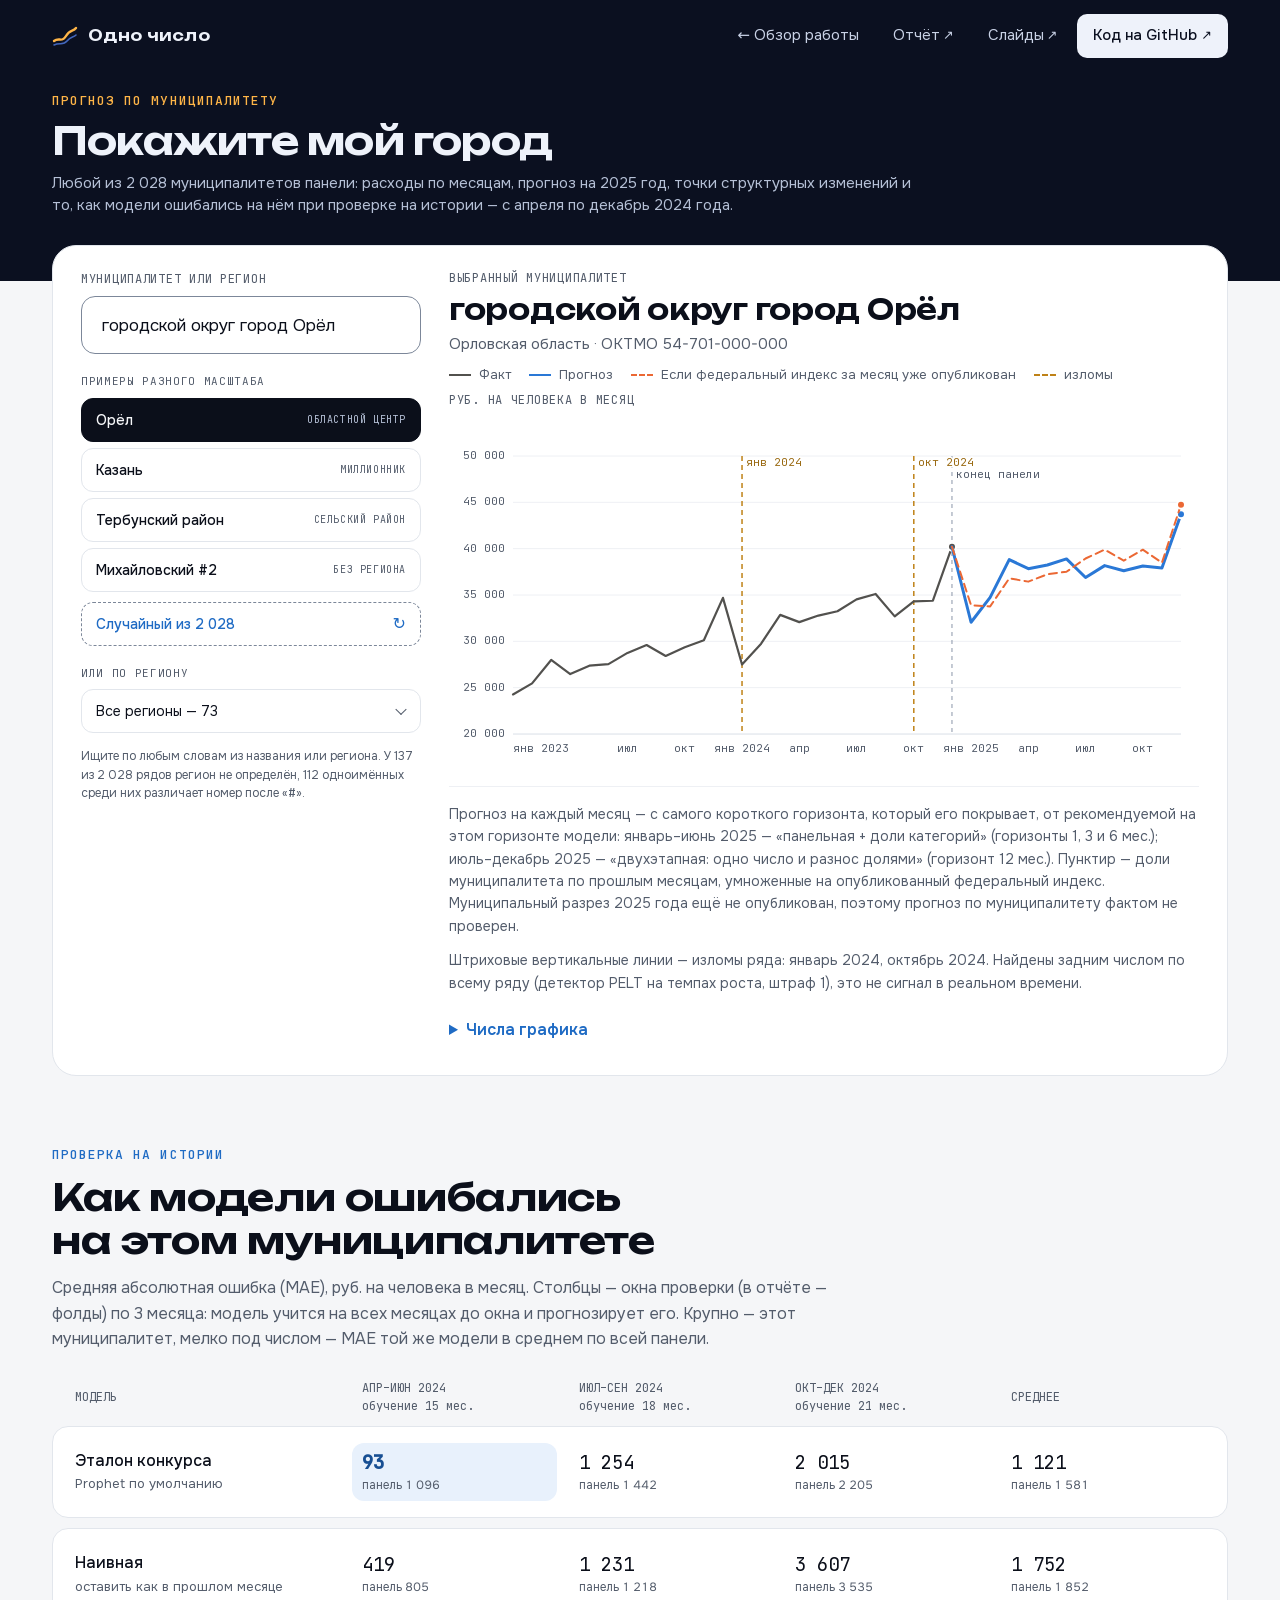
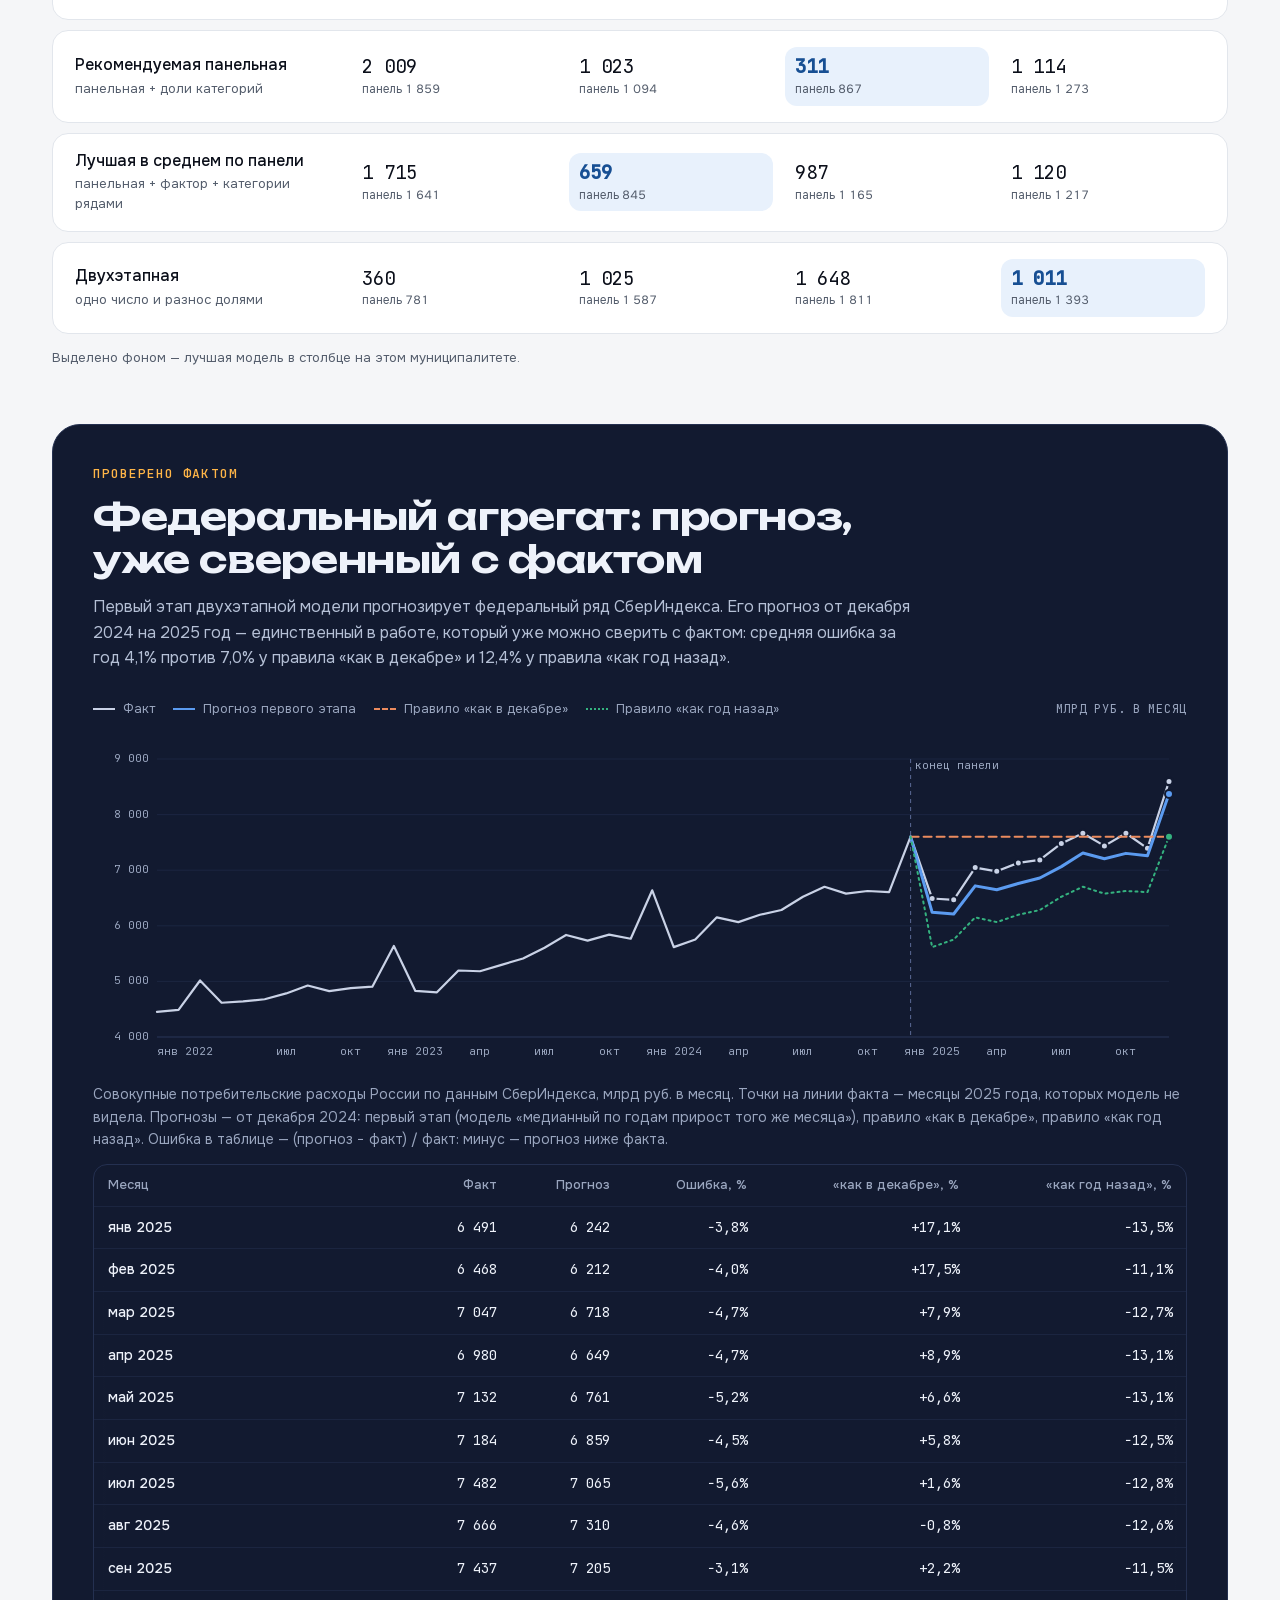
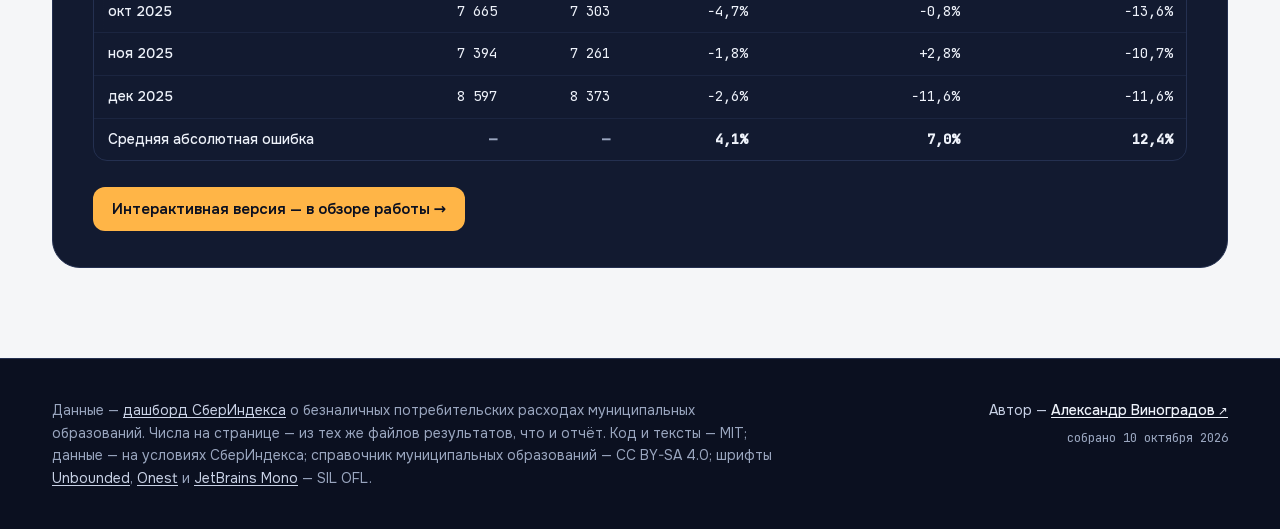
<file: demo/index.html>
<!doctype html>
<html lang="ru">
<head>
<meta charset="utf-8">
<meta name="viewport" content="width=device-width, initial-scale=1">
<title>Прогноз по муниципалитету — покажите мой город</title>
<meta name="description" content="Потребительские расходы муниципального образования из панели СберИндекса по месяцам, их прогноз на год вперёд от конца панели, изломы ряда и ошибки моделей на нём, а также прогноз федерального агрегата, уже сверенный с фактом.">
<meta name="theme-color" content="#0b1020">
<link rel="icon" href="../favicon.ico" sizes="32x32">
<link rel="icon" href="../favicon.svg" type="image/svg+xml">
<link rel="stylesheet" href="../site/site.css">
<link rel="stylesheet" href="demo.css">
</head>
<body>
<a class="skip-link" href="#main">К содержанию</a>

<header class="site-header night">
  <div class="wrap site-header-inner">
    <a class="brand" href="../">
      <svg class="brand-mark" width="26" height="26" viewBox="0 0 26 26" fill="none" aria-hidden="true" focusable="false">
        <path class="mark-a" d="M2 18 C7 14 10 20 14 13 S21 9 24 5"/>
        <path class="mark-b" d="M2 22 C8 19 11 23 15 18 S21 15 24 12"/>
      </svg>
      <span>Одно число</span>
    </a>
    <details class="nav-menu" id="nav-menu" open>
      <summary class="nav-toggle" aria-label="Меню">
        <svg width="20" height="20" viewBox="0 0 24 24" fill="none" aria-hidden="true" focusable="false">
          <path class="mark-menu" d="M4 7h16M4 12h16M4 17h16"/>
        </svg>
      </summary>
      <nav class="site-nav" aria-label="Разделы сайта">
        <a class="nav-link" href="../">← Обзор работы</a>
        <a class="nav-link" href="../report/report.html" target="_blank" rel="noopener">Отчёт<span class="ext" aria-hidden="true">&nbsp;↗</span><span class="visually-hidden"> (откроется в новой вкладке)</span></a>
        <a class="nav-link" href="../report/slides.html" target="_blank" rel="noopener">Слайды<span class="ext" aria-hidden="true">&nbsp;↗</span><span class="visually-hidden"> (откроется в новой вкладке)</span></a>
        <a class="nav-link nav-link-solid" href="https://github.com/kr1zal/sberindex_konkurs" target="_blank" rel="noopener">Код на GitHub<span class="ext" aria-hidden="true">&nbsp;↗</span><span class="visually-hidden"> (откроется в новой вкладке)</span></a>
      </nav>
    </details>
  </div>
</header>

<main id="main" tabindex="-1">

<section class="stand-hero night" aria-labelledby="stand-title">
  <div class="wrap">
    <p class="eyebrow">Прогноз по муниципалитету</p>
    <h1 class="stand-title" id="stand-title">Покажите мой город</h1>
    <p class="stand-intro" id="intro-text">Загрузка данных…</p>
  </div>
</section>

<div class="wrap mo-wrap">
  <section class="mo-card" aria-labelledby="mo-name">
    <div class="finder">
      <div class="search" role="search">
        <label class="search-label" for="mo-search">Муниципалитет или регион</label>
        <div class="field">
          <input
            id="mo-search" type="text" autocomplete="off" autocapitalize="none" spellcheck="false"
            role="combobox" aria-expanded="false" aria-controls="mo-listbox" aria-haspopup="listbox"
            aria-autocomplete="list"
            placeholder="Например: казань, михайловский">
        </div>
        <ul id="mo-listbox" role="listbox" class="suggestions" aria-label="Результаты поиска" hidden></ul>
        <p id="mo-search-status" class="visually-hidden" aria-live="polite" aria-atomic="true"></p>
      </div>
      <p class="stand-alert" id="mo-invalid-note" role="alert" hidden></p>
      <noscript>
        <p class="stand-alert">Страница работает с включённым JavaScript: данные и графики строит скрипт.</p>
      </noscript>

      <p class="finder-label">Примеры разного масштаба</p>
      <div class="quick" id="quick-chips" role="group" aria-label="Примеры разного масштаба"></div>
      <button type="button" class="pick pick-random" id="mo-random">
        <span id="mo-random-label">Случайный муниципалитет</span>
        <span class="pick-icon" aria-hidden="true">↻</span>
      </button>

      <label class="finder-label" for="mo-region">Или по региону</label>
      <div class="select-wrap">
        <select id="mo-region" class="finder-select">
          <option value="">Все регионы</option>
        </select>
      </div>
      <div class="select-wrap" id="mo-in-region-wrap" hidden>
        <select id="mo-in-region" class="finder-select" aria-label="Муниципалитет выбранного региона"></select>
      </div>

      <p class="search-hint" id="search-hint"></p>
    </div>

    <div class="mo-main">
      <div class="mo-head">
        <div class="mo-title">
          <p class="mono-label">Выбранный муниципалитет</p>
          <h2 class="mo-name" id="mo-name">—</h2>
          <p class="mo-meta" id="mo-meta"></p>
        </div>
        <div class="chart-legend" id="mo-legend"></div>
      </div>
      <div class="chart-container" id="mo-chart"></div>

      <div class="chart-notes">
        <p class="chart-caption" id="mo-forecast-caption"></p>
        <p class="chart-caption" id="mo-breaks-caption"></p>
        <p class="chart-caption mo-note" id="mo-no-region-note" tabindex="-1" hidden></p>
      </div>

      <details class="numbers-details">
        <summary>Числа графика</summary>
        <div class="table-scroll">
          <table class="data-table" id="mo-numbers-table"></table>
        </div>
      </details>
    </div>
  </section>
</div>

<section class="stand-section" aria-labelledby="errors-heading">
  <div class="wrap">
    <p class="eyebrow">Проверка на истории</p>
    <h2 class="section-title" id="errors-heading">Как модели ошибались на этом муниципалитете</h2>
    <p class="stand-section-lead" id="errors-caption"></p>
    <table class="errors-table" id="errors-table" role="table" aria-labelledby="errors-heading"></table>
    <p class="errors-foot">Выделено фоном — лучшая модель в столбце на этом муниципалитете.</p>
  </div>
</section>

<section class="stand-section" aria-labelledby="aggregate-heading">
  <div class="wrap">
    <div class="agg night">
      <p class="eyebrow">Проверено фактом</p>
      <h2 class="section-title" id="aggregate-heading">Федеральный агрегат: прогноз, уже сверенный с фактом</h2>
      <p class="stand-section-lead" id="agg-lead">Загрузка данных…</p>

      <div class="agg-chart">
        <div class="chart-legend" id="agg-legend"></div>
        <div class="chart-container" id="agg-chart"></div>
        <p class="chart-caption" id="agg-chart-caption"></p>
      </div>

      <div class="table-scroll">
        <table class="data-table" id="agg-table"></table>
      </div>

      <a class="btn btn-primary agg-link" href="../#fact">Интерактивная версия — в обзоре работы →</a>
    </div>
  </div>
</section>

</main>

<footer class="site-footer night">
  <div class="wrap site-footer-inner">
    <p>
      Данные — <a href="https://sberindex.ru/ru/dashboards/potrebitelskie-beznalicnye-rashody-na-urovne-munizipalnyh-obrazovanij">дашборд СберИндекса</a>
      о безналичных потребительских расходах муниципальных образований. Числа на странице — из тех же
      файлов результатов, что и отчёт. Код и тексты — MIT; данные — на условиях СберИндекса;
      справочник муниципальных образований — CC BY-SA 4.0; шрифты
      <a href="../site/fonts/unbounded-OFL.txt">Unbounded</a>, <a href="../site/fonts/onest-OFL.txt">Onest</a>
      и <a href="../site/fonts/jetbrains-mono-OFL.txt">JetBrains Mono</a> — SIL OFL.
    </p>
    <div class="site-footer-meta">
      <p class="author">Автор — <a href="https://avinogradov.pro" target="_blank" rel="noopener">Александр Виноградов<span class="ext" aria-hidden="true">&nbsp;↗</span><span class="visually-hidden"> (откроется в новой вкладке)</span></a></p>
      <p class="built" id="footer-built"></p>
    </div>
  </div>
</footer>

<script src="linechart.js" defer></script>
<script src="demo.js" defer></script>
</body>
</html>
</file>
<file: site/site.css>
/* Общая тема сайта: главная и стенд (стенд подключает этот же файл).
   Здесь — шрифты, токены, базовая типографика и компоненты, которые нужны больше чем
   одной странице. Раскладка и графики главной — в landing.css.

   Без внешних шрифтов и CDN: woff2 лежат в site/fonts/ вместе с текстами лицензий OFL.
   Подмножества только кириллица и латиница, поэтому знаки вне них («₽», «→») браузер
   берёт из системных шрифтов — стеки ниже оканчиваются системными гарнитурами.

   Токены названы по ролям, а не по цвету. Тема одна, светлая, независимо от настройки
   системы: ритм страницы — светлые разделы и тёмные полосы по замыслу (обложка, раздел
   «Один из … крупно», подвал, ночные карточки чисел) — иначе в тёмной системе пропадал.
   Тёмным полосам нужен класс .night — он переопределяет те же токены на ночные значения,
   и компоненты внутри (кнопки, чипы, поле поиска) не знают, на каком они фоне. */

/* -- шрифты ------------------------------------------------------------------ */

@font-face {
  font-family: "Unbounded";
  font-style: normal;
  font-weight: 400 700;
  font-display: swap;
  src: url("fonts/unbounded-cyrillic.woff2") format("woff2");
  unicode-range: U+0301, U+0400-045F, U+0490-0491, U+04B0-04B1, U+2116;
}

@font-face {
  font-family: "Unbounded";
  font-style: normal;
  font-weight: 400 700;
  font-display: swap;
  src: url("fonts/unbounded-latin.woff2") format("woff2");
  unicode-range: U+0000-00FF, U+0131, U+0152-0153, U+02BB-02BC, U+02C6, U+02DA, U+02DC, U+0304, U+0308, U+0329, U+2000-206F, U+20AC, U+2122, U+2191, U+2193, U+2212, U+2215, U+FEFF, U+FFFD;
}

@font-face {
  font-family: "Onest";
  font-style: normal;
  font-weight: 400 600;
  font-display: swap;
  src: url("fonts/onest-cyrillic.woff2") format("woff2");
  unicode-range: U+0301, U+0400-045F, U+0490-0491, U+04B0-04B1, U+2116;
}

@font-face {
  font-family: "Onest";
  font-style: normal;
  font-weight: 400 600;
  font-display: swap;
  src: url("fonts/onest-latin.woff2") format("woff2");
  unicode-range: U+0000-00FF, U+0131, U+0152-0153, U+02BB-02BC, U+02C6, U+02DA, U+02DC, U+0304, U+0308, U+0329, U+2000-206F, U+20AC, U+2122, U+2191, U+2193, U+2212, U+2215, U+FEFF, U+FFFD;
}

@font-face {
  font-family: "JetBrains Mono";
  font-style: normal;
  font-weight: 400 500;
  font-display: swap;
  src: url("fonts/jetbrains-mono-cyrillic.woff2") format("woff2");
  unicode-range: U+0301, U+0400-045F, U+0490-0491, U+04B0-04B1, U+2116;
}

@font-face {
  font-family: "JetBrains Mono";
  font-style: normal;
  font-weight: 400 500;
  font-display: swap;
  src: url("fonts/jetbrains-mono-latin.woff2") format("woff2");
  unicode-range: U+0000-00FF, U+0131, U+0152-0153, U+02BB-02BC, U+02C6, U+02DA, U+02DC, U+0304, U+0308, U+0329, U+2000-206F, U+20AC, U+2122, U+2191, U+2193, U+2212, U+2215, U+FEFF, U+FFFD;
}

/* -- токены ------------------------------------------------------------------ */

:root {
  --font-text: "Onest", system-ui, -apple-system, "Segoe UI", Roboto, "Helvetica Neue", Arial, sans-serif;
  /* Unbounded шире текстовых гарнитур: запасной стек — Onest, а не системный
     гротеск, чтобы при задержке файла заголовок не менял строку так резко. */
  --font-display: "Unbounded", "Onest", system-ui, -apple-system, "Segoe UI", sans-serif;
  --font-mono: "JetBrains Mono", ui-monospace, "SF Mono", "Cascadia Mono", Menlo, Consolas, monospace;

  /* Ночные поверхности — одни и те же в обеих темах. */
  --night: #0b1020;
  --night-surface: #121a30;
  --night-rule: #243050;
  /* Рамка поля и чипов на ночном фоне: около 3,5:1, как у границы элемента управления. */
  --night-line: #5a6a96;
  --night-ink: #eef2fa;
  --night-ink-2: #c9d2e6;
  --night-ink-3: #b5c0d6;
  --night-soft: #9aa6bf;
  --night-dim: #8591ab;
  --amber: #ffb547;
  --amber-hover: #ffc76b;

  /* Светлая тема. */
  --bg: #f5f6f8;
  --surface: #ffffff;
  --surface-card: #ffffff; /* подложка под схемой метода: у неё тёмный текст на прозрачном фоне */
  --ink: #0b0f1a;
  --ink-soft: #535c6b;
  --rule: #e2e6ec;
  --rule-soft: #eef0f4;
  /* Акцент текста и кнопок темнее акцента рисунков отчёта (#2a78d6, 4,4:1 к белому): у текста
     порог 4,5:1. #1f6bc4 — 5,3:1 к белому и 4,9:1 к фону страницы. */
  --accent: #1f6bc4;
  --accent-hover: #174f93;
  --accent-ink: #ffffff;
  --focus: #1f6bc4;
  --btn-bg: #1f6bc4;
  --btn-bg-hover: #174f93;
  --btn-ink: #ffffff;
  /* Граница полей ввода — около 3,6:1 к белому: без неё поле на светлом фоне не видно. */
  --field-line: #7c8799;
  /* Рамка невыбранного шага «Почему это прогноз одного числа»: кнопка среди соседнего текста — граница
     элемента управления, не меньше 3:1 к фону (светлее рамка делала шаги похожими на статичные карточки). */
  --step-line: #7c8799;

  /* Данные: цвета линий — как на рисунках отчёта (src/charts.py), у каждой не ниже 3:1 к карточке. */
  --chart-fact: #52514e;
  --chart-forecast: #2a78d6;
  --chart-known: #eb6834;
  --chart-third: #17905f;
  --chart-line: #5c6f8f;
  /* Медиана на светлой карточке темнее янтаря обложки (#ffb547, на белом 1,9:1). */
  --chart-median: #d17a00;
  /* Изломы ряда на светлой карточке: янтарь обложки на белом даёт 1,9:1, поэтому линия темнее
     (3,3:1 к белому), а подпись ещё темнее (4,7:1). */
  --chart-break: #bf8217;
  --chart-break-ink: #9a6a12;
  --chart-grid: #eef0f4;
  --chart-mark: #8a95a8; /* вспомогательные вертикали: «конец панели» — 3:1 к белому */
  --bar-best: #2a78d6;
  --bar-rest: #7c8799;
  --bar-track: #f0f2f5;
}

/* Ночной блок на любой теме: те же роли, ночные значения. */
.night {
  --bg: var(--night);
  --surface: var(--night-surface);
  --ink: var(--night-ink);
  --ink-soft: var(--night-soft);
  --rule: var(--night-rule);
  --rule-soft: #1b2540;
  --accent: var(--amber);
  --accent-hover: var(--amber-hover);
  --accent-ink: var(--night);
  --focus: var(--amber);
  --btn-bg: var(--amber);
  --btn-bg-hover: var(--amber-hover);
  --btn-ink: var(--night);
  --field-line: var(--night-line);
  --step-line: #5a6a96;

  --chart-fact: #c9d2e6;
  --chart-forecast: #5b9bf0;
  --chart-known: #eb8b5e;
  --chart-third: #34b27f;
  --chart-line: #8497b8;
  --chart-median: var(--amber);
  --chart-break: var(--amber);
  --chart-break-ink: var(--amber);
  --chart-grid: #1b2540;
  --chart-mark: #5a6a96;
  --bar-best: #5b9bf0;
  --bar-rest: #7a88a6;
  --bar-track: #1b2540;

  background: var(--night);
  color: var(--night-ink);
}

/* -- основа ------------------------------------------------------------------ */

* {
  box-sizing: border-box;
}

html {
  color-scheme: light;
  -webkit-text-size-adjust: 100%;
}

body {
  margin: 0;
  background: var(--bg);
  color: var(--ink);
  font-family: var(--font-text);
  font-size: 1rem;
  line-height: 1.55;
  -webkit-font-smoothing: antialiased;
}

h1, h2, h3 {
  margin: 0 0 1rem;
  font-family: var(--font-display);
  font-weight: 600;
  line-height: 1.15;
  letter-spacing: -0.01em;
  text-wrap: balance;
}

h1 {
  font-size: clamp(1.5rem, 1.2rem + 1.4vw, 2.25rem);
}

h2 {
  font-size: 1.25rem;
}

a {
  color: var(--accent);
  text-underline-offset: 0.15em;
}

a:hover {
  color: var(--accent-hover);
}

a:focus-visible, button:focus-visible, summary:focus-visible,
input:focus-visible, select:focus-visible, textarea:focus-visible {
  outline: 2px solid var(--focus);
  outline-offset: 2px;
}

/* Ссылка «К содержанию» переносит фокус на main (у него tabindex="-1"): в Safari без явного фокуса следующий Tab
   шёл бы от начала страницы. Кольцо вокруг всей страницы не нужно — читатель видит, куда попал, по тексту. */
main:focus {
  outline: none;
}

/* Знак «откроется в новой вкладке» после подписи ссылки. Его нет в имени ссылки для программ чтения с экрана:
   там то же сказано скрытым текстом. */
.ext {
  font-size: 0.85em;
  white-space: nowrap;
}

/* Цифры в подписях не «прыгают» по ширине. */
.num {
  font-variant-numeric: tabular-nums;
}

/* Крупное число: широкие цифры Unbounded держат число с процентом как знак. Размер задаёт страница,
   а цифры одной ширины нужны ещё и счёту: пока число растёт от нуля, строка не дёргается. */
.stat-number {
  margin: 0;
  font-family: var(--font-display);
  font-weight: 600;
  line-height: 1;
  letter-spacing: -0.02em;
  font-variant-numeric: tabular-nums;
}

.visually-hidden {
  position: absolute;
  width: 1px;
  height: 1px;
  margin: -1px;
  padding: 0;
  overflow: hidden;
  clip: rect(0, 0, 0, 0);
  white-space: nowrap;
  border: 0;
}

.skip-link {
  position: absolute;
  left: 12px;
  top: -64px;
  z-index: 100;
  padding: 0.75rem 1rem;
  border-radius: 10px;
  background: var(--amber);
  color: var(--night);
  font-weight: 600;
  text-decoration: none;
}

.skip-link:focus {
  top: 12px;
  color: var(--night);
}

.amber {
  color: var(--amber);
}

/* Подпись данных внутри карточки: тот же моноширинный капс, но цвета текста, не акцента. */
.mono-label {
  margin: 0;
  color: var(--ink-soft);
  font-family: var(--font-mono);
  font-size: 0.75rem;
  letter-spacing: 0.06em;
  line-height: 1.4;
  text-transform: uppercase;
}

/* Метка раздела и данных: моноширинный капс, «01 · Главный вывод». */
.eyebrow {
  margin: 0 0 0.5rem;
  color: var(--accent);
  font-family: var(--font-mono);
  font-size: 0.8125rem;
  font-weight: 500;
  letter-spacing: 0.08em;
  line-height: 1.4;
  text-transform: uppercase;
}

/* -- ширина содержимого (главная и стенд) ---------------------------------------- */

.wrap {
  width: 100%;
  max-width: 1240px;
  margin: 0 auto;
  padding-inline: 32px;
}

@media (max-width: 639px) {
  .wrap {
    padding-inline: 20px;
  }
}

/* -- шапка с навигацией ---------------------------------------------------------- */

.site-header {
  position: relative;
  z-index: 10;
}

.site-header-inner {
  display: flex;
  align-items: center;
  justify-content: space-between;
  gap: 24px;
  padding-block: 14px;
}

.brand {
  display: inline-flex;
  align-items: center;
  gap: 10px;
  min-height: 44px;
  color: var(--night-ink);
  font-family: var(--font-display);
  font-size: 0.9375rem;
  font-weight: 600;
  letter-spacing: 0.02em;
  text-decoration: none;
}

.brand:hover {
  color: var(--night-ink);
}

.brand-mark {
  flex: none;
}

.mark-a, .mark-b, .mark-menu {
  fill: none;
  stroke-linecap: round;
}

.mark-a {
  stroke: var(--amber);
  stroke-width: 2.4;
}

.mark-b {
  stroke: #5b8cff;
  stroke-width: 1.6;
  opacity: 0.7;
}

.mark-menu {
  stroke: var(--night-ink);
  stroke-width: 1.8;
}

.nav-menu {
  position: relative;
}

/* На узком окне меню прячется в <details>; на широком ссылки в строку, а кнопку
   меню не видно — details при этом открыт (атрибут open в разметке), поэтому без
   скрипта ссылки доступны на любой ширине. Порог — ширина, в которую строка меню целиком
   не помещается рядом с названием сайта (самая длинная подпись — «Прогноз по муниципалитету»);
   тот же порог — в скриптах обеих страниц (initNav, setupNav), тест их сверяет. */
.nav-toggle {
  display: none;
  align-items: center;
  justify-content: center;
  width: 44px;
  height: 44px;
  border: 1px solid var(--night-line);
  border-radius: 12px;
  color: var(--night-ink);
  cursor: pointer;
  list-style: none;
}

.nav-toggle::-webkit-details-marker {
  display: none;
}

.nav-link {
  display: inline-flex;
  align-items: center;
  min-height: 44px;
  padding: 0 14px;
  border-radius: 10px;
  color: var(--night-ink-2);
  font-size: 0.9375rem;
  text-decoration: none;
  white-space: nowrap;
  transition: background-color 0.2s, color 0.2s;
}

.nav-link:hover {
  background: rgba(238, 242, 250, 0.08);
  color: var(--night-ink);
}

.nav-link-solid {
  padding: 0 16px;
  background: var(--night-ink);
  color: var(--night);
  font-weight: 500;
}

.nav-link-solid:hover {
  background: #ffffff;
  color: var(--night);
}

.site-nav {
  display: flex;
  gap: 6px;
}

@media (max-width: 839px) {
  .nav-toggle {
    display: inline-flex;
  }

  .site-nav {
    position: absolute;
    right: 0;
    top: calc(100% + 8px);
    z-index: 20;
    min-width: 264px;
    flex-direction: column;
    gap: 2px;
    padding: 6px;
    background: var(--night-surface);
    border: 1px solid var(--night-rule);
    border-radius: 14px;
  }

  .nav-link, .nav-link-solid {
    justify-content: flex-start;
  }
}

/* -- кнопки ------------------------------------------------------------------- */

.btn {
  display: inline-flex;
  align-items: center;
  justify-content: center;
  gap: 0.5rem;
  min-height: 44px;
  padding: 0 1.1rem;
  border: 1px solid transparent;
  border-radius: 12px;
  font-family: var(--font-text);
  font-size: 0.9375rem;
  font-weight: 600;
  line-height: 1.2;
  text-align: center;
  text-decoration: none;
  white-space: nowrap;
  cursor: pointer;
  transition: transform 0.15s ease, background-color 0.2s, border-color 0.2s;
}

.btn:hover {
  transform: translateY(-1px);
}

.btn-primary {
  background: var(--btn-bg);
  color: var(--btn-ink);
}

.btn-primary:hover {
  background: var(--btn-bg-hover);
  color: var(--btn-ink);
}

.btn-secondary {
  background: transparent;
  border-color: var(--field-line);
  color: var(--ink);
}

.btn-secondary:hover {
  border-color: var(--ink);
  color: var(--ink);
}

/* -- чипы и сегментный переключатель --------------------------------------------- */

.chip {
  min-height: 44px;
  padding: 0 16px;
  border: 1px solid var(--field-line);
  border-radius: 999px;
  background: transparent;
  color: var(--ink);
  font-family: var(--font-text);
  font-size: 0.875rem;
  cursor: pointer;
  transition: background-color 0.2s, color 0.2s, border-color 0.2s;
}

.chip:hover {
  border-color: var(--ink);
}

.chip[aria-pressed="true"] {
  background: var(--ink);
  border-color: var(--ink);
  color: var(--bg);
}

.segmented {
  display: inline-flex;
  gap: 6px;
  padding: 5px;
  background: var(--surface);
  border: 1px solid var(--rule);
  border-radius: 14px;
}

.segmented button {
  min-height: 44px;
  padding: 0 16px;
  border: 0;
  border-radius: 10px;
  background: transparent;
  color: var(--ink);
  font-family: var(--font-text);
  font-size: 0.9375rem;
  font-weight: 500;
  cursor: pointer;
  transition: background-color 0.2s, color 0.2s;
}

.segmented button[aria-pressed="true"] {
  background: var(--ink);
  color: var(--surface);
}

/* -- поле поиска и список подсказок ----------------------------------------------- */

.search {
  position: relative;
}

.search-label {
  display: block;
  margin-bottom: 10px;
  color: var(--ink-soft);
  font-family: var(--font-mono);
  font-size: 0.75rem;
  letter-spacing: 0.06em;
  text-transform: uppercase;
}

.field {
  display: flex;
  gap: 8px;
  padding: 6px;
  background: var(--surface);
  border: 1px solid var(--field-line);
  border-radius: 14px;
}

/* Фокус поля — обводка цветом фокуса в два пикселя: рамка в один пиксель на ночном фоне
   меняла бы цвет почти незаметно. */
.field:focus-within {
  border-color: var(--focus);
  box-shadow: 0 0 0 1px var(--focus);
}

.field input {
  flex: 1;
  min-width: 0;
  min-height: 44px;
  padding: 0 14px;
  border: 0;
  background: transparent;
  color: var(--ink);
  font-family: var(--font-text);
  /* 16px и больше: меньший размер iOS Safari при фокусе увеличивает страницу. */
  font-size: 1.0625rem;
  outline: none;
}

.field input::placeholder {
  color: var(--ink-soft);
  opacity: 1;
}

/* Видимый фокус даёт рамка поля (:focus-within выше): у самого input обводки нет. */
.field input:focus-visible {
  outline: none;
}

.suggestions {
  position: absolute;
  left: 0;
  right: 0;
  top: 100%;
  z-index: 8;
  margin: 6px 0 0;
  padding: 6px;
  list-style: none;
  max-height: 60vh;
  overflow-y: auto;
  background: var(--surface);
  border: 1px solid var(--field-line);
  border-radius: 14px;
}

.suggestions[hidden] {
  display: none;
}

.suggestion {
  display: flex;
  flex-wrap: wrap;
  justify-content: space-between;
  align-items: center;
  gap: 2px 12px;
  min-height: 44px;
  padding: 8px 12px;
  border-radius: 10px;
  color: var(--ink);
  font-size: 0.9375rem;
  cursor: pointer;
}

.suggestion[aria-selected="true"], .suggestion:hover {
  background: color-mix(in srgb, var(--accent) 16%, var(--surface));
}

.suggestion[aria-selected="true"] {
  outline: 2px solid var(--focus);
  outline-offset: -2px;
}

.suggestion-region {
  color: var(--ink-soft);
  font-size: 0.8125rem;
}

.suggestion-status {
  padding: 10px 12px;
  color: var(--ink-soft);
  font-size: 0.875rem;
}

/* -- карточки ----------------------------------------------------------------- */

.card {
  background: var(--surface);
  border: 1px solid var(--rule);
  border-radius: 18px;
  padding: 24px;
}

.card-link {
  position: relative;
  transition: border-color 0.2s, transform 0.2s;
}

.card-link:hover {
  border-color: var(--ink);
  transform: translateY(-2px);
}

/* -- заголовок раздела ------------------------------------------------------------ */

.section-title {
  margin: 12px 0 0;
  font-size: clamp(1.75rem, 1.35rem + 1.6vw, 2.625rem);
  line-height: 1.12;
}

/* -- подвал главной --------------------------------------------------------------- */

.site-footer {
  margin-top: 90px;
  border-top: 1px solid var(--night-rule);
  color: var(--night-soft);
  font-size: 0.875rem;
  line-height: 1.6;
}

.site-footer-inner {
  display: flex;
  flex-wrap: wrap;
  justify-content: space-between;
  gap: 20px 40px;
  padding-block: 40px;
}

.site-footer p {
  margin: 0;
  max-width: 720px;
}

.site-footer a {
  color: var(--night-ink-2);
}

.site-footer a:hover {
  color: var(--night-ink);
}

/* Правая колонка подвала: автор со ссылкой на его сайт и дата сборки, выровнены по правому краю. */
.site-footer-meta {
  display: flex;
  flex-direction: column;
  flex: 0 0 auto;
  gap: 6px;
  align-items: flex-end;
  text-align: right;
}

.site-footer .author {
  color: var(--night-ink-2);
}

.site-footer .author a {
  color: var(--night-ink);
  font-weight: 500;
}

.site-footer .built {
  font-family: var(--font-mono);
  font-size: 0.78rem;
}

@media (max-width: 639px) {
  .site-footer {
    margin-top: 56px;
  }

  .site-footer-meta {
    align-items: flex-start;
    text-align: left;
  }

  .site-footer-inner {
    padding-block: 26px 40px;
  }
}

/* При «уменьшить движение» в системе — без плавных переходов и подъёма кнопок: состояние
   меняется сразу. Анимации главной (рисование линий, счёт чисел) отключает landing.css
   и landing.js. */
@media (prefers-reduced-motion: reduce) {
  .btn, .chip, .segmented button, .nav-link, .card-link {
    transition: none;
  }

  .btn:hover, .card-link:hover {
    transform: none;
  }
}
</file>
<file: site/landing.css>
/* Главная: раскладка разделов и графики. Шрифты, токены и общие компоненты (шапка, кнопки,
   чипы, поле поиска страницы прогноза, карточки, подвал) — в site.css, здесь только то, что нужно
   одной этой странице.

   Графики — SVG с viewBox 1000×1000 и preserveAspectRatio="none": линии растягиваются
   по блоку любого размера, а толщина штриха не искажается из-за vector-effect.
   Подписи осей, точки и вертикальные линии — обычные элементы, расставленные в процентах
   блока: на них текст не растягивается. Всё положение задаёт landing.js по данным. */

/* -- движение ------------------------------------------------------------------ */

@keyframes rise {
  from {
    opacity: 0;
    transform: translateY(22px);
  }

  to {
    opacity: 1;
    transform: none;
  }
}

@keyframes draw {
  from {
    stroke-dashoffset: 2400;
  }

  to {
    stroke-dashoffset: 0;
  }
}

/* «Дыхание» медианы начинается и кончается на полной непрозрачности: конечное число повторов
   (см. .hero-median) завершается без скачка. Бесконечная анимация прозрачности под свечением
   (drop-shadow на <svg>) заставляла бы браузер перерисовывать график каждый кадр, пока открыта страница. */
@keyframes breathe {
  0%, 100% {
    opacity: 1;
  }

  50% {
    opacity: 0.75;
  }
}

/* fill-mode both: до старта и по окончании анимация держит крайние кадры, поэтому без
   неё (печать, отключённые анимации) элементы остаются на своих местах и видны. */
.rise {
  animation: rise 0.55s cubic-bezier(0.2, 0.7, 0.2, 1) both;
}

/* Весь текст обложки, кнопки и полоса чисел проявляются меньше чем за секунду: у читателя на первую
   секунду страницы — заголовок, кнопки и числа, а не пустой тёмный экран. */
.d1 { animation-delay: 0.05s; }
.d2 { animation-delay: 0.1s; }
.d3 { animation-delay: 0.15s; }
.d4 { animation-delay: 0.2s; }
.d5 { animation-delay: 0.25s; }

/* -- обложка --------------------------------------------------------------------- */

/* Обложка — первый экран целиком: шапка, заголовок с кнопками, график и полоса чисел у нижнего края. На широком
   окне она занимает его высоту за вычетом шапки (--header-h: поля 14 + кнопка 44 + поля 14), и полоса стоит
   внизу; кегли и высоты ниже считаются от высоты окна (vh), чтобы на ноутбуке полоса не уходила за него. */
.hero {
  --header-h: 72px;
  --hero-line: #5b8cff;
  position: relative;
  display: flex;
  flex-direction: column;
  overflow-x: clip;
}

@media (min-width: 960px) {
  .hero {
    min-height: calc(100vh - var(--header-h));
    min-height: calc(100svh - var(--header-h));
  }
}

.hero-grid {
  flex: 1 1 auto;
  display: grid;
  grid-template-columns: minmax(0, 1.05fr) minmax(0, 1fr);
  gap: 48px;
  align-items: center;
  padding-block: clamp(8px, 1.6vh, 16px) clamp(12px, 3vh, 28px);
}

.hero-text {
  min-width: 0;
}

.hero-eyebrow {
  margin: 0 0 16px;
  color: var(--night-soft);
}

/* Кегль подогнан под колонку: «одного числа» (в Unbounded около 8,5 кегля) целиком в
   одной строке, заголовок — в две строки, а не в три. На телефоне колонка — вся ширина
   за вычетом полей, на планшете заголовок целиком влезает в одну строку, на широком
   экране колонка — доля обёртки. На широком окне кегль ещё и доля высоты окна (8,4vh): так
   заголовок, кнопки и полоса чисел помещаются на ноутбуке без прокрутки; vh только уменьшает кегль. */
.hero-title {
  margin: 0;
  font-size: min(2.375rem, calc((100vw - 40px) / 8.8));
  line-height: 1.02;
  letter-spacing: -0.02em;
}

@media (min-width: 640px) {
  .hero-title {
    font-size: clamp(2.375rem, 5.6vw, 5rem);
  }
}

@media (min-width: 960px) {
  .hero-title {
    font-size: clamp(2.75rem, min(calc(6vw - 8px), 8.4vh), 4.125rem);
  }
}

.hero-sub {
  margin: 10px 0 0;
  font-family: var(--font-display);
  font-size: clamp(1.1875rem, 1.9vw, 1.5rem);
  font-weight: 400;
  line-height: 1.2;
  color: var(--night-ink-2);
}

@media (min-width: 960px) {
  .hero-sub {
    margin-top: clamp(8px, 1.8vh, 14px);
    font-size: clamp(1.1875rem, min(1.9vw, 3.1vh), 1.5rem);
  }
}

/* Две кнопки: основная — отчёт (в новой вкладке), вторая — страница прогноза по муниципалитету. */
.hero-actions {
  display: flex;
  flex-wrap: wrap;
  gap: 10px 12px;
  margin-top: 28px;
}

.hero-actions .btn {
  flex: 0 0 auto;
  min-height: 52px;
  padding: 0 22px;
  font-size: 1rem;
}

.hero-actions .btn-secondary {
  font-weight: 500;
}

@media (min-width: 960px) {
  .hero-actions {
    margin-top: clamp(20px, 4.6vh, 36px);
  }

  .hero-actions .btn {
    min-height: clamp(46px, 6.6vh, 52px);
  }
}

.hero-noscript {
  margin: 14px 0 0;
  color: var(--night-ink-3);
  font-size: 0.875rem;
}

/* График обложки — иллюстрация: без осей и подписей; линии и медиана рисует landing.js. */
.hero-plot {
  position: relative;
  min-width: 0;
  height: clamp(220px, 46vh, 440px);
}

.hero-svg {
  position: absolute;
  inset: 0;
  width: 100%;
  height: 100%;
  overflow: visible;
}

/* Свечение — на самом <svg>: фильтр на дочернем элементе SVG Safari не применяет. */
.hero-svg-glow {
  filter: drop-shadow(0 0 8px rgba(255, 181, 71, 0.55));
}

.hero-line {
  fill: none;
  stroke: var(--hero-line);
  stroke-width: 1.3;
  stroke-opacity: 0.42;
  stroke-dasharray: 2400;
  vector-effect: non-scaling-stroke;
  animation: draw 1.6s cubic-bezier(0.22, 0.7, 0.16, 1) both;
  animation-delay: calc(0.15s + var(--i, 0) * 0.03s);
}

.hero-median {
  fill: none;
  stroke: var(--amber);
  stroke-width: 3.6;
  stroke-linecap: round;
  stroke-dasharray: 2400;
  vector-effect: non-scaling-stroke;
  animation: draw 1.2s cubic-bezier(0.3, 0.6, 0.1, 1) 0.9s both, breathe 3.2s ease-in-out 2.1s 3;
}

@media (max-width: 959px) {
  /* stretch: иначе align-items: center из сетки выше центрирует колонку блоков по ширине
     содержимого, и на планшете у заголовка и графика два разных левых края. */
  .hero-grid {
    display: flex;
    flex-direction: column;
    align-items: stretch;
    gap: 0;
    padding-block: 8px 0;
  }

  .hero-plot {
    height: 240px;
    margin-top: 28px;
  }
}

/* Телефон: на первом экране — заголовок и кнопки, график — следом, числа сеткой 2×2 ниже. Кнопки в колонку
   на всю ширину, если рядом не помещаются. */
@media (max-width: 639px) {
  .hero-grid {
    padding-top: 4px;
  }

  .hero-eyebrow {
    margin-bottom: 10px;
    font-size: 0.72rem;
  }

  .hero-sub {
    margin-top: 6px;
  }

  .hero-actions {
    margin-top: 22px;
  }

  .hero-actions .btn {
    flex: 1 1 100%;
  }

  .hero-plot {
    height: 180px;
    margin-top: 24px;
  }

  .hero-line {
    stroke-width: 1;
  }

  .hero-median {
    stroke-width: 3;
  }
}

@media (min-width: 480px) and (max-width: 639px) {
  .hero-actions .btn {
    flex: 1 1 auto;
  }
}

/* -- четыре числа на обложке ----------------------------------------------------- */

/* Полоса у нижнего края тёмной обложки: четыре числа через тонкие вертикали, под каждым подпись и одна
   строка оговорки. Первое число — янтарное. Все цвета — токены ночного блока (.night): полоса лежит на обложке. */
.stats {
  display: grid;
  grid-template-columns: repeat(4, minmax(0, 1fr));
  margin: 0;
  padding: 0;
  list-style: none;
  border-top: 1px solid var(--rule);
}

.stat {
  min-width: 0;
  padding: clamp(14px, 3.4vh, 26px) 18px clamp(18px, 4vh, 30px);
  border-left: 1px solid var(--rule);
  /* Размер числа задан и шириной самой ячейки (cqw ниже): диапазон двух процентов длиннее
     одного значения, и в узкой ячейке иначе вылез бы за край. */
  container-type: inline-size;
}

/* Крайние ячейки без внешнего поля: полоса выровнена по краям обёртки, как заголовок и шапка, а подписи
   в одну строку получают то место, которое иначе пропало бы у границы. */
.stat:first-child {
  padding-left: 0;
  border-left: 0;
}

.stat:last-child {
  padding-right: 0;
}

.stat-number {
  font-size: 1.75rem;
  white-space: nowrap;
}

/* Размер числа — доля высоты окна (на ноутбуке полоса должна уместиться) и не больше доли ширины ячейки:
   самое длинное число — диапазон двух процентов через тире — умещается в одну строку, поэтому в узкой ячейке
   кегль уменьшается вместе с ней, а число не переносится по тире. Доля подобрана по форме числа, а не по
   его значениям. */
@supports (width: 1cqw) {
  .stat-number {
    font-size: clamp(1.5rem, min(5vh, 17cqw), 2.5rem);
  }
}

.stat-lead .stat-number {
  color: var(--amber);
}

.stat-caption {
  margin: 0;
}

.stat-label {
  display: block;
  margin-top: clamp(6px, 1.4vh, 10px);
  color: var(--ink);
  font-size: clamp(0.8125rem, 1.9vh, 0.875rem);
  line-height: 1.35;
}

.stat-note {
  display: block;
  margin-top: 4px;
  color: var(--ink-soft);
  font-size: 0.8125rem;
  line-height: 1.35;
}

/* Диапазон через тире не рвётся: после тире перенос оставлял в конце строки «7,0–», а остальное число — на следующей. */
.stat-note .nowrap {
  white-space: nowrap;
}

/* Меньше тысячи пикселей четыре ячейки в ряд не умещаются: числа сеткой 2×2, у каждой ячейки своя линия сверху. */
@media (max-width: 999px) {
  .stats {
    grid-template-columns: repeat(2, minmax(0, 1fr));
    column-gap: 20px;
    margin-top: 28px;
    border-top: 0;
  }

  .stat, .stat:first-child, .stat:last-child {
    padding: 16px 0 20px;
    border-top: 1px solid var(--rule);
    border-left: 0;
  }
}

@media (max-width: 639px) {
  .stats {
    column-gap: 16px;
  }

  .stat-note {
    font-size: 0.75rem;
  }
}

/* -- разделы ------------------------------------------------------------------- */

.section {
  padding-top: 90px;
}

/* Первый раздел целиком на экране 1366×768 вместе с шапкой: отступ сверху идёт от высоты окна. */
.section-first {
  padding-top: clamp(64px, 10vh, 110px);
}

/* Одна строка под заголовком раздела: на широком окне — в одну строку, на узком переносится. */
.section-lead {
  max-width: 1100px;
  margin: 16px 0 0;
  color: var(--ink-soft);
  font-size: 1rem;
  line-height: 1.6;
}

.section-title {
  max-width: 960px;
}

.section-bar {
  display: flex;
  flex-wrap: wrap;
  align-items: flex-end;
  justify-content: space-between;
  gap: 20px;
}

/* Заголовок не растягивается на всю строку — иначе переключатель уходит под него. */
.section-bar .section-title {
  max-width: 720px;
}

@media (max-width: 639px) {
  .section {
    padding-top: 56px;
  }

  .section-first {
    padding-top: 54px;
  }
}

/* -- общее для графиков ------------------------------------------------------------ */

.plot-card {
  position: relative;
  min-width: 0;
  padding: 28px 28px 22px 64px;
  background: var(--surface);
  border: 1px solid var(--rule);
  border-radius: 20px;
}

.plot {
  position: relative;
  height: 340px;
}

.plot-svg {
  position: absolute;
  inset: 0;
  width: 100%;
  height: 100%;
  overflow: visible;
}

.ticks {
  position: absolute;
  inset: 0;
  pointer-events: none;
}

/* Два набора подписей оси меняются местами: новый проявляется, прежний гаснет. */
.tick-set {
  position: absolute;
  inset: 0;
  transition: opacity 0.4s ease;
}

.tick-set.is-entering, .tick-set.is-leaving {
  opacity: 0;
}

.tick {
  position: absolute;
  left: 0;
  right: 0;
  border-top: 1px solid var(--chart-grid);
}

.tick > span {
  position: absolute;
  top: -9px;
  left: -52px;
  width: 44px;
  color: var(--ink-soft);
  font-family: var(--font-mono);
  font-size: 0.75rem;
  line-height: 18px;
  text-align: right;
}

.plot-axis {
  position: relative;
  height: 18px;
  margin-top: 10px;
  color: var(--ink-soft);
  font-family: var(--font-mono);
  font-size: 0.75rem;
}

.plot-axis > span {
  position: absolute;
  top: 0;
  white-space: nowrap;
}

.vline {
  position: absolute;
  top: 0;
  bottom: 0;
}

.legend {
  display: flex;
  flex-wrap: wrap;
  gap: 6px 18px;
  margin: 0 0 14px;
  padding: 0;
  list-style: none;
  color: var(--ink-soft);
  font-size: 0.875rem;
}

.legend li {
  display: inline-flex;
  align-items: center;
  gap: 8px;
}

.key {
  display: inline-block;
  flex: none;
  width: 22px;
  height: 0;
  border-top: 3px solid;
}

.key-fact {
  border-color: var(--chart-fact);
  border-top-width: 2.2px;
}

.key-fc {
  border-color: var(--chart-forecast);
}

.key-r1 {
  border-color: var(--chart-known);
  border-top-style: dashed;
  border-top-width: 2px;
}

.key-r2 {
  border-color: var(--chart-third);
  border-top-style: dotted;
  border-top-width: 2px;
}

.key-break {
  border-color: var(--amber);
  border-top-style: dashed;
  border-top-width: 2px;
}

@media (max-width: 639px) {
  .plot-card {
    padding: 18px 16px 18px 48px;
    border-radius: 18px;
  }

  .plot {
    height: 190px;
  }

  .tick > span {
    left: -44px;
    width: 36px;
    font-size: 0.6875rem;
  }
}

/* -- 01 · главный вывод ------------------------------------------------------------- */

/* Колонка шагов и карточка графика одной высоты, карточки шагов — одинаковые: высоту задаёт
   самый длинный шаг, остальные тянутся до него. */
.story {
  display: grid;
  grid-template-columns: minmax(0, 2fr) minmax(0, 3fr);
  gap: 24px;
  align-items: stretch;
  margin-top: 28px;
}

.steps {
  display: grid;
  grid-auto-rows: minmax(0, 1fr);
  gap: 10px;
}

/* Четыре шага и карточка графика — на одном экране 1366×768 вместе с шапкой и заголовком:
   карточка шага плотная, текст в три строки мелким кеглем. */
.step {
  padding: 10px 14px 11px;
  background: transparent;
  border: 1.5px solid var(--step-line);
  border-radius: 16px;
  color: var(--ink-soft);
  font-family: var(--font-text);
  text-align: left;
  cursor: pointer;
  transition: transform 0.15s ease, background-color 0.2s, border-color 0.2s;
}

.step:hover {
  border-color: var(--ink);
  transform: translateY(-1px);
}

.step[aria-pressed="true"] {
  background: var(--surface);
  border-color: var(--ink);
  color: var(--ink);
}

.step > span {
  display: block;
}

.step-num {
  font-family: var(--font-mono);
  font-size: 0.6875rem;
  letter-spacing: 0.06em;
  text-transform: uppercase;
}

.step > .step-num {
  display: flex;
  justify-content: space-between;
  gap: 12px;
}

/* Что кнопка делает: у невыбранного шага справа в строке «Шаг 02» — «показать →». У выбранного подсказки нет. */
.step-hint {
  color: var(--accent);
  font-weight: 500;
  letter-spacing: 0;
  text-transform: none;
}

.step[aria-pressed="true"] .step-hint {
  display: none;
}

.step-title {
  margin-top: 3px;
  color: var(--ink);
  font-family: var(--font-display);
  font-size: 1rem;
  font-weight: 500;
}

.step-text {
  margin-top: 4px;
  font-size: 0.8125rem;
  line-height: 1.4;
}

.step > .step-short {
  display: none;
}

/* Отметок оси у картины нет — левое поле карточки обычное, не под подписи шкалы. */
.story-card {
  display: flex;
  flex-direction: column;
  padding-left: 28px;
}

.story-plot {
  flex: 1;
  height: auto;
  min-height: 260px;
}

/* Линии рядов несут смысл (узкий разброс в шаге «что остаётся»): при такой прозрачности они не меньше 3:1 к фону. */
.story-lines {
  stroke-opacity: 0.75;
  transition: stroke-opacity 0.6s ease;
}

.story-lines.is-faded {
  stroke-opacity: 0.16;
}

.story-lines path {
  fill: none;
  stroke: var(--chart-line);
  stroke-width: 1.2;
  vector-effect: non-scaling-stroke;
}

.story-median-layer {
  transition: opacity 0.6s ease;
}

.story-median {
  fill: none;
  stroke: var(--chart-median);
  stroke-width: 3.4;
  stroke-linecap: round;
  vector-effect: non-scaling-stroke;
}

/* Полоса ±M% вокруг общего движения на третьем шаге: в ней лежит не меньше заявленной доли значений. */
.story-band-layer {
  opacity: 0;
  transition: opacity 0.6s ease;
}

.story-card.is-band .story-band-layer {
  opacity: 1;
}

.story-band {
  fill: var(--chart-median);
  fill-opacity: 0.14;
}

.story-band-label {
  position: absolute;
  right: 0;
  z-index: 3;
  padding: 0 4px;
  background: var(--surface);
  color: var(--chart-median);
  font-family: var(--font-mono);
  font-size: 0.75rem;
  line-height: 18px;
  opacity: 0;
  transform: translateY(-50%);
  transition: opacity 0.6s ease, top 0.8s ease;
}

.story-card.is-band .story-band-label {
  opacity: 1;
}

/* Шаг с полосами разложения: линии и ось гаснут, полосы проявляются на том же месте. */
.story-plot .plot-svg, .story-card .plot-axis {
  transition: opacity 0.6s ease;
}

.story-card.is-bars .plot-svg, .story-card.is-bars .plot-axis, .story-card.is-bars .story-band-label {
  opacity: 0;
}

.story-bars {
  position: absolute;
  inset: 0;
  display: flex;
  flex-direction: column;
  justify-content: center;
  gap: 10px;
  opacity: 0;
  pointer-events: none;
  transition: opacity 0.6s ease;
}

.story-card.is-bars .story-bars {
  opacity: 1;
}

.story-bar-row {
  display: grid;
  grid-template-columns: minmax(0, 230px) minmax(0, 1fr) 72px;
  gap: 12px;
  align-items: center;
}

.story-bar-label {
  color: var(--ink-soft);
  font-size: 0.8125rem;
  line-height: 1.3;
  text-align: right;
}

.story-bar-track {
  display: flex;
  height: 20px;
  overflow: hidden;
  background: var(--bar-track);
  border-radius: 6px;
}

.story-bar-spread {
  background: var(--bar-rest);
}

.story-bar-bias {
  background: var(--chart-median);
}

.story-bar-value {
  color: var(--ink);
  font-family: var(--font-mono);
  font-size: 0.75rem;
}

.story-bars-legend {
  margin: 12px 0 0;
}

/* Легенда — flex, и без этого правила атрибут hidden её не прячет: на шагах с линиями её нет. */
.story-bars-legend[hidden] {
  display: none;
}

.key-spread, .key-bias {
  width: 14px;
  height: 10px;
  border: 0;
  border-radius: 3px;
}

.key-spread {
  background: var(--bar-rest);
}

.key-bias {
  background: var(--chart-median);
}

/* Текст шага под графиком нужен только там, где шаги сжаты до вкладок. */
.story-text {
  display: none;
  margin: 10px 0 0;
  font-size: 0.875rem;
  line-height: 1.55;
}

@media (max-width: 959px) {
  .story {
    grid-template-columns: minmax(0, 1fr);
    gap: 12px;
  }

  .steps {
    grid-auto-flow: column;
    grid-auto-columns: minmax(0, 1fr);
    grid-auto-rows: auto;
    gap: 6px;
  }

  .step {
    min-height: 44px;
    padding: 10px 6px;
    border-radius: 12px;
    font-size: 0.8125rem;
    text-align: center;
  }

  .step .step-num, .step .step-title, .step .step-text {
    display: none;
  }

  .step > .step-short {
    display: block;
  }

  .step[aria-pressed="true"] .step-short {
    font-weight: 500;
  }

  .story-plot {
    min-height: 240px;
  }

  .story-text {
    display: block;
  }
}

@media (max-width: 639px) {
  .story-bars {
    gap: 8px;
  }

  /* Название модели — строкой над полосой: в ширину экрана три колонки не помещаются. */
  .story-bar-row {
    grid-template-columns: minmax(0, 1fr) 64px;
    gap: 2px 10px;
  }

  .story-bar-label {
    grid-column: 1 / -1;
    text-align: left;
  }

  .story-bar-track {
    height: 14px;
  }
}

/* -- 02 · горизонты: четыре модели на всех горизонтах одним графиком, панель выбранного ------ */

.hz {
  display: grid;
  grid-template-columns: minmax(0, 1fr) 320px;
  gap: 24px;
  align-items: stretch;
  margin-top: 34px;
}

/* Карточка режет всё, что выходит за её края: подписи линий справа не наезжают на панель. */
.hz-card {
  display: flex;
  flex-direction: column;
  padding-bottom: 22px;
  overflow: hidden;
}

.hz-top {
  display: flex;
  flex-wrap: wrap;
  justify-content: space-between;
  align-items: baseline;
  gap: 6px 16px;
}

.hz-hint {
  display: inline-flex;
  align-items: center;
  gap: 8px;
  margin: 0;
  color: var(--ink-soft);
  font-size: 0.8125rem;
}

.hz-hint-dot {
  width: 8px;
  height: 8px;
  border-radius: 50%;
  background: var(--chart-mark);
  transition: background-color 0.3s;
}

.hz-hint.is-auto .hz-hint-dot {
  background: var(--chart-forecast);
}

/* Справа от графика — место под подписи линий; ось без шкалы месяцев: горизонты стоят столбцами. */
.hz-plot {
  height: 300px;
  margin: 14px 190px 0 0;
}

.hz-band {
  position: absolute;
  top: -12px;
  bottom: -76px;
  width: 20%;
  transform: translateX(-50%);
  background: var(--chart-forecast);
  opacity: 0.07;
  border-radius: 14px;
  transition: left 0.35s cubic-bezier(0.2, 0.8, 0.2, 1);
}

.hz-gain-band {
  fill: var(--chart-forecast);
  fill-opacity: 0.12;
  stroke: none;
}

.hz-line, .hz-line-gap {
  fill: none;
  stroke-linejoin: round;
  stroke-linecap: round;
  vector-effect: non-scaling-stroke;
}

.hz-line-reference {
  stroke: var(--chart-fact);
  stroke-width: 2;
}

.hz-line-naive {
  stroke: var(--bar-rest);
  stroke-width: 1.6;
  stroke-dasharray: 5 5;
}

.hz-line-best_mean {
  stroke: var(--chart-forecast);
  stroke-width: 3.2;
}

.hz-line-two_stage {
  stroke: var(--chart-third);
  stroke-width: 2.2;
}

/* Модель, которой на дальнем горизонте нет: пунктир до края, подпись справа говорит почему. */
.hz-line-gap {
  stroke: var(--chart-mark);
  stroke-width: 1.4;
  stroke-dasharray: 2 5;
}

.hz-marks {
  position: absolute;
  inset: 0;
  pointer-events: none;
}

.hz-dot {
  position: absolute;
  box-sizing: border-box;
  width: 9px;
  height: 9px;
  transform: translate(-50%, -50%);
  border: 2px solid var(--surface);
  border-radius: 50%;
}

.hz-dot-reference { background: var(--chart-fact); }
.hz-dot-naive { background: var(--bar-rest); }
.hz-dot-two_stage { background: var(--chart-third); }

.hz-dot-best_mean {
  width: 11px;
  height: 11px;
  background: var(--chart-forecast);
}

/* Выигрыш у эталона — островок посреди ленты между линиями; у выбранного горизонта темнее. */
.hz-pill {
  position: absolute;
  transform: translate(-50%, -50%);
  padding: 3px 9px;
  background: var(--chart-forecast);
  border-radius: 999px;
  box-shadow: 0 0 0 2px var(--surface);
  color: var(--accent-ink);
  font-family: var(--font-mono);
  font-size: 0.75rem;
  font-weight: 500;
  white-space: nowrap;
  transition: background-color 0.3s;
}

.hz-pill.is-on {
  background: var(--accent-hover);
}

.hz-labels {
  position: absolute;
  top: 0;
  bottom: 0;
  left: 100%;
  width: 176px;
  margin-left: 14px;
  pointer-events: none;
}

/* Подпись — название линии, при нужде в две строки; пояснения моделей — в панели справа. */
.hz-label {
  position: absolute;
  left: 0;
  max-width: 100%;
  transform: translateY(-50%);
  line-height: 1.2;
}

.hz-label-name {
  display: block;
  font-size: 0.78rem;
  font-weight: 500;
}

.hz-label-sub {
  display: block;
  color: var(--ink-soft);
  font-size: 0.6875rem;
}

.hz-label-reference .hz-label-name { color: var(--chart-fact); }
.hz-label-naive .hz-label-name { color: var(--ink-soft); }
.hz-label-best_mean .hz-label-name { color: var(--chart-forecast); }
.hz-label-two_stage .hz-label-name { color: var(--chart-third); }

/* Столбцы горизонтов — кнопки во всю высоту графика: нажатие в любом месте столбца выбирает горизонт
   (для мыши; с клавиатуры — переключатели под осью). */
.hz-cols {
  position: absolute;
  top: -12px;
  right: 0;
  bottom: -76px;
  left: 0;
  z-index: 1;
}

.hz-col {
  position: absolute;
  top: 0;
  bottom: 0;
  padding: 0;
  border: 0;
  border-radius: 14px;
  background: transparent;
  cursor: pointer;
  transition: background-color 0.2s;
}

.hz-col:hover {
  background: var(--chart-forecast);
  opacity: 0.05;
}

/* Переключатели горизонтов стоят под своими столбцами; в выбранном бежит полоска до следующего. */
.hz-axis {
  position: relative;
  z-index: 2;
  height: 62px;
  margin: 12px 190px 0 0;
}

.hz-tick-chip {
  position: absolute;
  top: 0;
  transform: translateX(-50%);
  text-align: center;
  white-space: nowrap;
}

.hz-chip {
  position: relative;
  overflow: hidden;
  min-width: 92px;
  min-height: 36px;
  padding: 6px 16px 7px;
  border: 1px solid var(--field-line);
  border-radius: 999px;
  background: var(--surface);
  color: var(--ink);
  font-family: var(--font-text);
  font-size: 0.875rem;
  font-weight: 500;
  line-height: 1.2;
  cursor: pointer;
  transition: background-color 0.2s, color 0.2s, border-color 0.2s, transform 0.15s;
}

.hz-chip:hover {
  border-color: var(--ink);
  transform: translateY(-1px);
}

.hz-chip[aria-pressed="true"] {
  background: var(--ink);
  border-color: var(--ink);
  color: var(--bg);
}

.hz-chip-prog {
  position: absolute;
  bottom: 0;
  left: 0;
  width: 0;
  height: 3px;
  background: var(--chart-forecast);
}

.hz-chip.is-timing .hz-chip-prog {
  animation: hz-prog var(--hz-step) linear forwards;
}

@keyframes hz-prog {
  from { width: 0; }
  to { width: 100%; }
}

.hz-windows {
  margin-top: 5px;
  color: var(--chart-mark);
  font-family: var(--font-mono);
  font-size: 8px;
  letter-spacing: 2px;
}

.hz-tick-chip.is-on .hz-windows {
  color: var(--chart-forecast);
}

.hz-legend {
  margin: auto 0 0;
  padding-top: 14px;
  font-size: 0.8125rem;
}

.hz-key-reference {
  border-color: var(--chart-fact);
  border-top-width: 2px;
}

.hz-key-naive {
  border-color: var(--bar-rest);
  border-top-style: dashed;
  border-top-width: 2px;
}

.hz-key-best_mean {
  border-color: var(--chart-forecast);
}

.hz-key-two_stage {
  border-color: var(--chart-third);
  border-top-width: 2px;
}

.hz-key-band {
  width: 14px;
  height: 12px;
  border: 0;
  border-radius: 3px;
  background: var(--chart-forecast);
  opacity: 0.2;
}

.hz-key-dots {
  width: auto;
  height: auto;
  border: 0;
  color: var(--chart-mark);
  font-family: var(--font-mono);
  font-size: 8px;
  letter-spacing: 2px;
}

/* Панель выбранного горизонта: выигрыш у эталона крупно, четыре значения столбиком, оговорка. */
.hz-side {
  position: relative;
  display: flex;
  flex-direction: column;
  min-width: 0;
  padding: 22px 22px 18px;
  background: var(--surface);
  border: 1px solid var(--rule);
  border-radius: 20px;
}

.hz-side-head {
  display: flex;
  justify-content: space-between;
  align-items: center;
  gap: 10px;
}

.hz-nav {
  display: inline-flex;
  gap: 6px;
}

.hz-nav-btn {
  width: 32px;
  height: 32px;
  padding: 0;
  border: 1px solid var(--field-line);
  border-radius: 50%;
  background: transparent;
  color: var(--ink);
  font-size: 1.125rem;
  line-height: 1;
  cursor: pointer;
  transition: border-color 0.2s, background-color 0.2s;
}

.hz-nav-btn:hover {
  background: var(--bg);
  border-color: var(--ink);
}

.hz-gain {
  margin: 12px 0 0;
  color: var(--chart-forecast);
  font-family: var(--font-display);
  font-size: 2.75rem;
  font-weight: 600;
  font-variant-numeric: tabular-nums;
  letter-spacing: -0.02em;
  line-height: 1;
}

.hz-gain-sub {
  margin: 8px 0 0;
  font-size: 0.875rem;
  line-height: 1.4;
}

.hz-rows {
  display: flex;
  flex-direction: column;
  gap: 9px;
  margin: 18px 0 0;
  padding: 0;
  list-style: none;
}

.hz-row {
  display: grid;
  grid-template-columns: minmax(0, 1fr) 76px;
  gap: 10px;
  align-items: center;
  color: var(--ink-soft);
}

.hz-row.is-best {
  color: var(--ink);
}

.hz-row.is-empty {
  color: var(--chart-mark);
}

.hz-row-name {
  display: block;
  min-width: 0;
  overflow: hidden;
  font-size: 0.8125rem;
  line-height: 1.25;
  text-overflow: ellipsis;
  white-space: nowrap;
}

.hz-row.is-best .hz-row-name {
  font-weight: 500;
}

.hz-row-sub {
  display: block;
  margin-top: 1px;
  overflow: hidden;
  color: var(--ink-soft);
  font-size: 0.6875rem;
  line-height: 1.3;
  text-overflow: ellipsis;
  white-space: nowrap;
}

.hz-row.is-empty .hz-row-sub {
  color: var(--chart-mark);
}

.hz-row-track {
  height: 6px;
  margin-top: 4px;
  overflow: hidden;
  background: var(--rule);
  border-radius: 3px;
}

.hz-row-fill {
  width: 0;
  height: 100%;
  background: var(--bar-rest);
  border-radius: 3px;
  transition: width 0.5s cubic-bezier(0.2, 0.8, 0.2, 1);
}

.hz-row.is-best .hz-row-fill {
  background: var(--chart-forecast);
}

.hz-row-value {
  font-family: var(--font-mono);
  font-size: 0.8125rem;
  font-variant-numeric: tabular-nums;
  text-align: right;
}

.hz-note {
  margin: auto 0 0;
  padding-top: 14px;
  color: var(--ink-soft);
  font-size: 0.8125rem;
  line-height: 1.5;
}

@media (max-width: 1023px) {
  .hz {
    grid-template-columns: minmax(0, 1fr);
  }
}

@media (max-width: 639px) {
  .hz {
    gap: 14px;
    margin-top: 22px;
  }

  .hz-plot {
    height: 240px;
    margin-right: 0;
  }

  .hz-labels {
    display: none;
  }

  .hz-band, .hz-cols {
    bottom: -12px;
  }

  .hz-axis {
    display: flex;
    justify-content: space-between;
    gap: 6px;
    height: auto;
    margin-right: 0;
  }

  .hz-tick-chip {
    position: static;
    flex: 1 1 0;
    min-width: 0;
    transform: none;
  }

  .hz-chip {
    width: 100%;
    min-width: 0;
    padding: 6px 4px 7px;
    font-size: 0.8125rem;
  }

  .hz-side {
    padding: 18px 16px 16px;
  }
}

/* -- 03 · проверка фактом ------------------------------------------------------------ */

.fact {
  display: grid;
  grid-template-columns: minmax(0, 3fr) minmax(0, 1fr);
  gap: 20px;
  align-items: stretch;
  margin-top: 30px;
}

.fact-card {
  --scrub-thumb: 18px; /* бегунок ползунка; на столько же дорожка шире промежутка между месяцами */
  padding: 26px 26px 20px 74px;
}

.fact-card .tick > span {
  left: -64px;
  width: 54px;
}

.chart-unit {
  margin: 0 0 6px;
  color: var(--ink-soft);
  font-family: var(--font-mono);
  font-size: 0.75rem;
  letter-spacing: 0.06em;
  text-transform: uppercase;
}

.fact-plot {
  height: 360px;
}

.vline-end {
  border-left: 1px dashed var(--chart-mark);
}

.vline-end > span {
  position: absolute;
  top: -2px;
  right: 8px;
  color: var(--ink-soft);
  font-family: var(--font-mono);
  font-size: 0.75rem;
  white-space: nowrap;
}

/* На узком экране истории меньше, линия конца панели ближе к оси, и подпись слева от неё
   налезала на подписи шкалы — внизу справа от линии графика нет. */
@media (max-width: 639px) {
  .vline-end > span {
    top: auto;
    bottom: 4px;
    right: auto;
    left: 6px;
  }
}

.vline-cursor {
  /* Снизу линия выходит за график: через ось лет (10 + 18 px) и отступ до ползунка — к центру
     его дорожки (22 px от верха строки). */
  bottom: -56px;
  border-left: 1.5px solid var(--ink);
  opacity: 0.18;
  transition: left 0.3s ease;
}

.fact-line {
  fill: none;
  vector-effect: non-scaling-stroke;
}

.fact-hist, .fact-act {
  stroke: var(--chart-fact);
  stroke-width: 2.2;
}

/* Прямоугольник обрезки линии факта проверки: его ширина — x выбранного месяца в единицах viewBox,
   меняется вместе с курсором. */
#fact-act-reveal {
  transition: width 0.3s ease;
}

.fact-fc {
  stroke: var(--chart-forecast);
  stroke-width: 3;
  stroke-linecap: round;
}

.fact-r1 {
  stroke: var(--chart-known);
  stroke-width: 1.8;
  stroke-dasharray: 7 5;
  transition: opacity 0.6s ease;
}

.fact-r2 {
  stroke: var(--chart-third);
  stroke-width: 1.8;
  stroke-dasharray: 2 4;
  transition: opacity 0.6s ease;
}

.dots {
  position: absolute;
  inset: 0;
  pointer-events: none;
}

.dot {
  position: absolute;
  width: 11px;
  height: 11px;
  background: var(--chart-fact);
  border: 2px solid var(--surface);
  border-radius: 50%;
  transform: translate(-50%, -50%);
  transition: opacity 0.35s ease, transform 0.35s cubic-bezier(0.3, 1.6, 0.5, 1);
}

.dot.is-off {
  opacity: 0;
  transform: translate(-50%, -50%) scale(0.3);
}

/* Ползунок месяца: дорожка стоит под месяцами проверки (положение и ширину считает скрипт),
   бегунок — под кружком выбранного месяца; слева, под историей, — подпись, значение и подсказка. */
.scrub {
  position: relative;
  min-height: 44px;
  margin-top: 6px;
}

.scrub-label {
  position: absolute;
  top: 50%;
  left: 0;
  line-height: 1.4;
  transform: translateY(-50%);
}

.scrub-label .mono-label {
  display: inline;
}

/* Значение — тем же моноширинным капсом, что и подпись, но цветом текста: «МЕСЯЦ … · ДЕКАБРЬ». */
.scrub-value {
  display: inline;
  color: var(--ink);
  font-family: var(--font-mono);
  font-size: 0.75rem;
  letter-spacing: 0.06em;
  text-transform: uppercase;
}

.scrub-value::before {
  margin: 0 6px;
  color: var(--ink-soft);
  content: "·";
}

.scrub-hint {
  display: block;
  margin-top: 2px;
  color: var(--ink-soft);
  font-size: 0.8125rem;
}

.scrub-track {
  position: absolute;
  top: 0;
  height: 44px;
}

.scrub-track input[type="range"] {
  display: block;
  width: 100%;
  height: 44px;
  margin: 0;
  padding: 0;
  background: transparent;
  cursor: pointer;
  -webkit-appearance: none;
  appearance: none;
}

.scrub-track input[type="range"]::-webkit-slider-runnable-track {
  height: 2px;
  background: var(--chart-mark);
  border-radius: 1px;
}

.scrub-track input[type="range"]::-moz-range-track {
  height: 2px;
  background: var(--chart-mark);
  border-radius: 1px;
}

.scrub-track input[type="range"]::-webkit-slider-thumb {
  width: var(--scrub-thumb);
  height: var(--scrub-thumb);
  margin-top: calc((2px - var(--scrub-thumb)) / 2);
  background: var(--ink);
  border: 2px solid var(--surface);
  border-radius: 50%;
  box-shadow: 0 0 0 1px var(--ink);
  -webkit-appearance: none;
  appearance: none;
}

.scrub-track input[type="range"]::-moz-range-thumb {
  width: var(--scrub-thumb);
  height: var(--scrub-thumb);
  box-sizing: border-box;
  background: var(--ink);
  border: 2px solid var(--surface);
  border-radius: 50%;
  box-shadow: 0 0 0 1px var(--ink);
}

/* Кольцо фокуса — вокруг бегунка, не вокруг всей дорожки. */
.scrub-track input[type="range"]:focus-visible {
  outline: none;
}

.scrub-track input[type="range"]:focus-visible::-webkit-slider-thumb {
  box-shadow: 0 0 0 1px var(--ink), 0 0 0 3px var(--surface), 0 0 0 5px var(--focus);
}

.scrub-track input[type="range"]:focus-visible::-moz-range-thumb {
  box-shadow: 0 0 0 1px var(--ink), 0 0 0 3px var(--surface), 0 0 0 5px var(--focus);
}

/* Деления под дорожкой — по одному на месяц, на одной вертикали с кружками графика; пройденные
   месяцы темнее. Внутренние края — на половину бегунка от краёв дорожки, как ход его центра. */
.scrub-ticks {
  position: absolute;
  top: 29px;
  right: calc(var(--scrub-thumb) / 2);
  left: calc(var(--scrub-thumb) / 2);
  height: 6px;
  pointer-events: none;
}

.scrub-tick {
  position: absolute;
  top: 0;
  width: 1px;
  height: 100%;
  background: var(--chart-mark);
  opacity: 0.5;
  transform: translateX(-50%);
  transition: opacity 0.3s ease, background-color 0.3s ease;
}

.scrub-tick.is-on {
  background: var(--ink);
  opacity: 0.7;
}

/* Переключатели правил — в строке легенды: правило включается там же, где подписано. */
.legend-fact {
  align-items: center;
  gap: 0 18px;
}

.toggle {
  display: inline-flex;
  align-items: center;
  gap: 8px;
  min-height: 44px;
  color: var(--ink-soft);
  font-size: 0.875rem;
  cursor: pointer;
}

.toggle input {
  width: 20px;
  height: 20px;
  margin: 0;
}

#fact-r1 {
  accent-color: var(--chart-known);
}

#fact-r2 {
  accent-color: var(--chart-third);
}

.fact-side {
  display: flex;
  flex-direction: column;
  gap: 14px;
  min-width: 0;
}

/* Обе карточки делят высоту карточки графика поровну: низ колонки — вровень с низом графика. */
.fact-side > * {
  flex: 1 1 auto;
}

.readout {
  display: flex;
  flex-direction: column;
  padding: 26px;
  border: 1px solid var(--night-rule);
  border-radius: 20px;
}

.readout-month {
  margin: 0;
  color: var(--night-soft);
  font-family: var(--font-mono);
  font-size: 0.75rem;
  letter-spacing: 0.06em;
  text-transform: uppercase;
}

.readout-rows {
  display: grid;
  gap: 10px;
  margin: 16px 0 0;
  font-size: 0.9375rem;
}

.readout-rows > div {
  display: flex;
  justify-content: space-between;
  gap: 12px;
}

.readout-rows dt {
  color: var(--night-ink-3);
}

.readout-rows dd {
  margin: 0;
  font-family: var(--font-mono);
}

.readout-err {
  margin: auto 0 0;
  padding-top: 18px;
  color: var(--amber);
  font-family: var(--font-display);
  font-size: 2.5rem;
  font-weight: 600;
  letter-spacing: -0.02em;
  line-height: 1.1;
}

.readout-note {
  margin: 4px 0 0;
  color: var(--night-soft);
  font-size: 0.8125rem;
}

.mean-card {
  display: flex;
  flex-direction: column;
  padding: 22px 24px;
}

.mean-rows {
  display: grid;
  flex: 1;
  align-content: space-evenly;
  gap: 12px;
  margin: 14px 0 0;
}

.mean-rows > div {
  display: flex;
  align-items: baseline;
  justify-content: space-between;
  gap: 12px;
}

.mean-rows dt {
  color: var(--ink-soft);
}

.mean-rows > div:first-child dt {
  color: var(--ink);
  font-weight: 500;
}

.mean-rows dd {
  margin: 0;
  font-family: var(--font-display);
  font-weight: 600;
}

/* Крупный текст (от 24 px): цвет линии на белом даёт у оранжевого 3,2:1 и у зелёного 4,05:1 —
   для крупного шрифта порог 3:1, для мелкого было бы мало. */
.mean-own, .mean-r1, .mean-r2 {
  font-size: 1.5rem;
}

.mean-own {
  color: var(--chart-forecast);
}

.mean-r1 {
  color: var(--chart-known);
}

.mean-r2 {
  color: var(--chart-third);
}

@media (max-width: 959px) {
  .fact {
    grid-template-columns: minmax(0, 1fr);
  }
}

@media (max-width: 639px) {
  .fact-card {
    padding: 18px 16px 12px 52px;
  }

  .fact-card .tick > span {
    left: -48px;
    width: 40px;
  }

  .fact-plot {
    height: 240px;
  }

  /* Под историей места для подписи нет: подпись над строкой ползунка, дорожка — в строке под ней. */
  .scrub {
    min-height: 0;
    margin-top: 10px;
    padding-bottom: 44px;
  }

  .scrub-label {
    position: static;
    transform: none;
  }

  .scrub-track {
    top: auto;
    bottom: 0;
  }

  /* До бегунка курсор здесь не дотянуть (между ними подпись) — он идёт только через ось лет. */
  .vline-cursor {
    bottom: -28px;
  }

  .readout {
    padding: 20px;
  }

  .readout-err {
    font-size: 2rem;
  }
}

/* -- 04 · изломы --------------------------------------------------------------------- */

/* Фраза резюме — главное содержание раздела, крупнее обычного текста: жирным идёт её начало. */
.breaks-claim {
  max-width: 820px;
  margin: 26px 0 0;
  font-size: 1.1875rem;
  line-height: 1.55;
}

.breaks-claim strong {
  font-weight: 600;
}

.breaks-card {
  margin-top: 28px;
}

.breaks-plot {
  height: 260px;
}

/* Столбцы месяцев — одной строкой во всю ширину графика; высота каждого — доля от верха шкалы. */
.breaks-cols {
  position: absolute;
  inset: 0;
  display: flex;
  align-items: flex-end;
  gap: 4px;
}

.breaks-col {
  flex: 1 1 0;
  min-width: 0;
  background: var(--bar-rest);
  border-radius: 3px 3px 0 0;
}

.breaks-col.is-top {
  background: var(--chart-break);
}

.breaks-value {
  position: absolute;
  transform: translateX(-50%);
  color: var(--ink);
  font-family: var(--font-mono);
  font-size: 0.75rem;
  font-weight: 500;
  white-space: nowrap;
}

/* Одна строка под столбиками — как читать картину: найдено задним числом и обе оговорки отчёта одной фразой. */
.breaks-note {
  margin: 16px 0 0;
  color: var(--ink);
  font-size: 0.875rem;
  line-height: 1.5;
}

.breaks-more {
  margin: 18px 0 0;
}

@media (max-width: 639px) {
  .breaks-plot {
    height: 180px;
  }

  .breaks-cols {
    gap: 2px;
  }

  .breaks-claim {
    font-size: 1.0625rem;
  }
}

/* -- 05 · стенд ---------------------------------------------------------------------- */

/* Раздел — тёмная полоса во всю ширину, как обложка и подвал: ритм страницы светлое — тёмное.
   Внутри, как в разделе 03, карточка графика и карточка чисел — соседи, без общей рамки. */
.section-night {
  margin-top: 90px;
  padding-bottom: 90px;
}

.city {
  display: grid;
  grid-template-columns: minmax(0, 3fr) minmax(0, 1fr);
  gap: 20px;
  align-items: stretch;
  margin-top: 30px;
}

.city-card {
  display: flex;
  flex-direction: column;
  padding: 26px 26px 20px 74px;
}

.city-card .tick > span {
  left: -64px;
  width: 54px;
}

/* Примеры — кнопки над графиком: название и чем пример отличается от соседей. Кнопки
   добавляет скрипт без пробелов между ними, расстояние даёт только gap. */
.chips-row {
  display: flex;
  flex-wrap: wrap;
  gap: 10px 14px;
  margin: 0 0 18px;
}

.chips-row .chip {
  display: inline-flex;
  align-items: center;
  gap: 8px;
  white-space: nowrap;
}

.chip-kind {
  color: var(--ink-soft);
  font-family: var(--font-mono);
  font-size: 0.6875rem;
  font-weight: 400;
  letter-spacing: 0.06em;
  text-transform: uppercase;
}

.chip[aria-pressed="true"] .chip-kind {
  color: var(--bg);
  opacity: 0.75;
}

.stand-chart-head {
  display: flex;
  flex-wrap: wrap;
  align-items: baseline;
  justify-content: space-between;
  gap: 4px 16px;
}

.stand-chart-title {
  display: inline-flex;
  flex-wrap: wrap;
  align-items: baseline;
  gap: 4px 10px;
}

.stand-chart-name {
  font-size: 1.0625rem;
  font-weight: 500;
}

.stand-chart-region {
  color: var(--ink-soft);
  font-size: 0.8125rem;
}

.stand-chart-unit {
  margin: 0;
}

.stand-plot {
  height: 300px;
  margin-top: 16px;
}

.vline-panel {
  border-left: 1px dashed var(--chart-mark);
}

.vline-panel > span {
  position: absolute;
  bottom: 2px;
  left: 4px;
  color: var(--ink-soft);
  font-family: var(--font-mono);
  font-size: 0.6875rem;
  white-space: nowrap;
}

.vline-break {
  border-left: 1px dashed var(--chart-break);
}

/* Подпись — на подложке цвета карточки и над линиями соседних точек изменений: они бывают
   в нескольких месяцах друг от друга, и без подложки линия следующей перечёркивала бы
   конец подписи. Линия ряда лежит выше подписи (см. .stand-plot .plot-svg). */
.vline-break > span {
  position: absolute;
  left: 2px;
  z-index: 1;
  padding: 0 2px;
  background: var(--surface);
  color: var(--chart-break-ink);
  font-family: var(--font-mono);
  font-size: 0.6875rem;
  white-space: nowrap;
}

.stand-plot .plot-svg {
  z-index: 2;
}

.stand-line {
  fill: none;
  vector-effect: non-scaling-stroke;
}

.stand-fact {
  stroke: var(--chart-fact);
  stroke-width: 2.2;
}

.stand-base {
  stroke: var(--chart-known);
  stroke-width: 1.8;
  stroke-dasharray: 6 5;
}

.stand-fc {
  stroke: var(--chart-forecast);
  stroke-width: 3;
  stroke-linecap: round;
}

/* Концы линий: точка и подпись с числом и месяцем. Подпись факта — выше и левее точки (справа
   от неё начинаются прогноз и эталон), подпись прогноза — справа, в полосе графика, которую
   скрипт оставляет под неё свободной. Положение по высоте едет вместе с линией. */
.stand-end {
  position: absolute;
  z-index: 3;
  pointer-events: none;
  transition: top 0.5s ease;
}

.stand-end-dot {
  position: absolute;
  top: 0;
  left: 0;
  box-sizing: border-box;
  width: 9px;
  height: 9px;
  border: 2px solid var(--surface);
  border-radius: 50%;
  transform: translate(-50%, -50%);
}

.stand-end-fact .stand-end-dot {
  background: var(--chart-fact);
}

.stand-end-base .stand-end-dot {
  background: var(--chart-known);
}

.stand-end-fc .stand-end-dot {
  width: 11px;
  height: 11px;
  background: var(--chart-forecast);
}

.stand-end-label {
  position: absolute;
  display: grid;
  padding: 1px 4px;
  background: var(--surface);
  line-height: 1.25;
  white-space: nowrap;
}

.stand-end-label b {
  color: var(--ink);
  font-family: var(--font-mono);
  font-size: 0.75rem;
  font-weight: 400;
}

.stand-end-label i {
  color: var(--ink-soft);
  font-size: 0.6875rem;
  font-style: normal;
}

.stand-end-fact .stand-end-label {
  right: 8px;
  bottom: 8px;
  text-align: right;
}

.stand-end-fc .stand-end-label {
  top: 50%;
  left: 10px;
  transform: translateY(-50%);
}

.stand-end-fc .stand-end-label b {
  color: var(--chart-forecast);
}

/* Точки структурных изменений в легенде — штриховая вертикаль, как на графике. */
.key-vbreak {
  width: 0;
  height: 14px;
  border-top: 0;
  border-left: 2px dashed var(--chart-break);
}

.city-card .legend {
  margin: 14px 0 0;
}

.city-side {
  display: flex;
  flex-direction: column;
  min-width: 0;
}

/* Ночная карточка: три числа выбранного примера и переход на страницу прогноза. */
.city-readout {
  display: flex;
  flex: 1;
  flex-direction: column;
  gap: 18px;
}

.stand-stats {
  display: grid;
  gap: 18px;
  margin: 0;
}

.stand-stats > div {
  min-width: 0;
}

.stand-stats > div + div {
  padding-top: 18px;
  border-top: 1px solid var(--rule);
}

.stand-stats dt {
  font-size: 0.6875rem;
}

.stand-stats dd {
  margin: 0;
}

.stand-stat-fc {
  margin-top: 8px;
  color: var(--chart-forecast);
  font-family: var(--font-display);
  font-size: 1.75rem;
  font-weight: 600;
  letter-spacing: -0.02em;
  line-height: 1.1;
  font-variant-numeric: tabular-nums;
}

.stand-stat-breaks, .stand-stat-best {
  margin-top: 8px;
  font-size: 0.9375rem;
  font-weight: 500;
  line-height: 1.35;
}

.stand-stat-breaks {
  color: var(--amber);
}

.stand-stat-best {
  color: var(--ink);
}

.stand-stat-note {
  margin-top: 6px;
  color: var(--ink-soft);
  font-size: 0.8125rem;
  line-height: 1.4;
}

/* Высота плиток не зависит от примера: значению и строке под ним отведено по две строки — у одного
   примера три точки изменений и длинное название модели переносятся, у другого нет, и без запаса
   карточка и всё, что ниже, дёргались бы при переключении. На телефоне карточка во всю ширину,
   всё в одну строку, запас не нужен. */
@media (min-width: 640px) {
  .stand-stat-breaks, .stand-stat-best {
    min-height: 2.7em;
  }

  .stand-stat-note {
    min-height: 2.8em;
  }
}

.stand-actions {
  display: flex;
  flex-direction: column;
  align-items: stretch;
  gap: 12px;
  margin-top: auto;
  padding-top: 18px;
  border-top: 1px solid var(--rule);
}

/* Кнопка во всю ширину узкой карточки: текст переносится, а не обрезается. */
.stand-cta {
  justify-content: center;
  min-height: 52px;
  padding: 10px 16px;
  font-size: 1rem;
  line-height: 1.3;
  text-align: center;
  white-space: normal;
}

.stand-any {
  color: var(--night-ink-2);
  font-size: 0.9375rem;
  text-align: center;
}

@media (max-width: 959px) {
  .city {
    grid-template-columns: minmax(0, 1fr);
  }
}

@media (max-width: 639px) {
  .city-card {
    padding: 18px 16px 12px 52px;
  }

  .city-card .tick > span {
    left: -48px;
    width: 40px;
  }

  .stand-plot {
    height: 220px;
  }

  /* На низком графике двухстрочная подпись конца факта упиралась бы в подписи точек изменений
     у верхнего края: остаётся число, месяц виден по оси. */
  .stand-end-fact .stand-end-label i {
    display: none;
  }

  .city-readout {
    padding: 20px;
  }

  /* Кнопки-примеры на телефоне — столбиком во всю ширину: три таблетки в ряд не помещаются
     и ломались посреди названия. */
  .chips-row {
    flex-direction: column;
  }

  .chips-row .chip {
    justify-content: space-between;
    width: 100%;
    border-radius: 14px;
    text-align: left;
  }
}

/* -- 06 · метод -------------------------------------------------------------------- */

/* Карта решения: три колонки блоков, связи между ними рисует скрипт по положению блоков
   (svg поверх сетки); блоки лежат над линиями, подписи связей — над всем. */
.method-map {
  position: relative;
  display: grid;
  grid-template-columns: repeat(3, minmax(0, 1fr));
  gap: 24px 120px; /* широкие промежутки — для линий связей и капсул-подписей на них, блоки компактные */
  margin-top: 26px;
}

.method-head {
  grid-row: 1;
  margin: 0 0 4px;
}

.method-head[data-col="1"] { grid-column: 1; }
.method-head[data-col="2"] { grid-column: 2; }
.method-head[data-col="3"] { grid-column: 3; }

.method-node[data-col="1"] { grid-column: 1; }
.method-node[data-col="2"] { grid-column: 2; }
.method-node[data-col="3"] { grid-column: 3; }
.method-node[data-row="2"] { grid-row: 2; }
.method-node[data-row="3"] { grid-row: 3; }
.method-node[data-row="4"] { grid-row: 4; }
.method-node[data-row="5"] { grid-row: 5; }
.method-node[data-row="6"] { grid-row: 6; }

.method-node {
  position: relative;
  z-index: 1;
  display: flex;
  flex-direction: column;
  gap: 4px;
  min-width: 0;
  padding: 10px 14px 9px;
  background: var(--surface);
  border: 1.5px solid var(--rule);
  border-radius: 16px;
  color: var(--ink);
  text-decoration: none;
  transition: border-color 0.2s, transform 0.15s ease, box-shadow 0.2s;
}

.method-node:hover, .method-node:focus-visible {
  border-color: var(--ink);
  box-shadow: 0 6px 18px rgba(11, 16, 32, 0.08);
  transform: translateY(-1px);
}

.method-node.is-near {
  border-color: var(--chart-forecast);
}

/* Две главные модели — с подложкой цвета прогноза. */
.method-node-hero {
  background: color-mix(in srgb, var(--chart-forecast) 9%, var(--surface));
  border-color: color-mix(in srgb, var(--chart-forecast) 45%, var(--surface));
}

.method-node-title {
  font-family: var(--font-display);
  font-size: 0.875rem;
  font-weight: 500;
  line-height: 1.25;
}

.method-node-text {
  color: var(--ink-soft);
  font-size: 0.75rem;
  line-height: 1.35;
}

.method-node-link {
  margin-top: auto;
  padding-top: 3px;
  color: var(--accent);
  font-family: var(--font-mono);
  font-size: 0.625rem;
  letter-spacing: 0.04em;
}

.method-links {
  position: absolute;
  inset: 0;
  z-index: 0;
  width: 100%;
  height: 100%;
  overflow: visible;
  pointer-events: none;
}

/* Блоки моделей и проверки опущены так, что двухэтапная модель стоит прямо над связью «эталоны → origin»,
   а между прогнозом федерального ряда и бустингом есть место под ярлык «общий фактор». Величину сдвига
   считает скрипт от положения этой связи (--method-drop), на узком экране сдвига нет.
   Сдвиг идёт через top относительного блока, а не через transform: transform у блока плавный (подъём при
   наведении), и скрипт, выставив сдвиг, мерил бы блоки ещё в начале перехода — связи рисовались по старым
   координатам, а блоки доезжали потом. top не анимируется, положение верно сразу. */
.method-map {
  --method-drop: 0px;
}

.method-node-drop {
  top: var(--method-drop);
}

.method-link {
  fill: none;
  stroke: var(--chart-mark);
  stroke-width: 1.5;
  transition: stroke 0.25s, stroke-width 0.25s, opacity 0.25s;
}

.method-link.is-on {
  stroke: var(--chart-forecast);
  stroke-width: 2.2;
}

.method-link.is-off {
  opacity: 0.35;
}

/* Наконечник — закрашенный треугольник фиксированного размера, точка начала — кружок; у подсвеченной
   связи оба цветом прогноза. */
#method-arrow path, #method-dot circle {
  fill: var(--chart-mark);
}

#method-arrow-on path, #method-dot-on circle {
  fill: var(--chart-forecast);
}

/* Подпись связи — островок посреди своей линии, в две строки, линия проходит под ним; при подсветке связи
   подсвечивается вместе с линией, при подсветке чужой — гаснет. */
.method-link-label {
  position: absolute;
  z-index: 2;
  max-width: 66px;
  padding: 3px 8px;
  background: var(--surface);
  border: 1px solid var(--rule);
  border-radius: 12px;
  color: var(--ink-soft);
  font-family: var(--font-mono);
  font-size: 0.625rem;
  letter-spacing: 0.02em;
  line-height: 1.3;
  text-align: center;
  pointer-events: none;
  transform: translate(-50%, -50%);
  transition: color 0.25s, border-color 0.25s, background-color 0.25s, opacity 0.25s;
}

.method-link-label.is-off {
  opacity: 0.35;
}

.method-link-label.is-on {
  background: color-mix(in srgb, var(--chart-forecast) 9%, var(--surface));
  border-color: var(--chart-forecast);
  color: var(--chart-forecast);
}

.method-more {
  margin: 14px 0 0;
  font-size: 0.85rem;
  text-align: right;
}

/* Подписи между этапами, строка связей блока и короткий лид — только для узкого экрана (ниже). */
.method-step,
.method-node-rel,
.method-narrow {
  display: none;
}

/* На узком экране связи линиями не рисуются: колонки идут этапами одна под другой вдоль одной вертикальной
   линии с номерами, между этапами стрелка и подпись, что переходит дальше, а связи каждого блока дописывает
   скрипт строкой «← откуда · → куда» короткими именами. Блок сжат до названия и связей: описание ждёт
   в отчёте по ссылке. Линия собрана из отрезков у блоков, подписей и заголовков, чтобы кончаться на номере
   последнего этапа. */
@media (max-width: 959px) {
  .method-map {
    grid-template-columns: minmax(0, 1fr);
    gap: 6px;
    padding-left: 32px;
  }

  .method-head[data-col], .method-node[data-col] {
    grid-column: auto;
    grid-row: auto;
  }

  /* Заголовок колонки — перед её блоками, подпись — после них: порядок задаёт order. */
  .method-head[data-col="1"] { order: 10; }
  .method-node[data-col="1"] { order: 11; }
  .method-step[data-after="1"] { order: 15; }
  .method-head[data-col="2"] { order: 20; }
  .method-node[data-col="2"] { order: 21; }
  .method-step[data-after="2"] { order: 25; }
  .method-head[data-col="3"] { order: 30; }
  .method-node[data-col="3"] { order: 31; }

  .method-head {
    position: relative;
    margin: 0;
    padding-top: 4px;
  }

  /* Номер этапа — кружок на линии. */
  .method-head::before {
    content: attr(data-col);
    position: absolute;
    z-index: 1;
    top: 0;
    left: -32px;
    width: 22px;
    height: 22px;
    border-radius: 50%;
    background: var(--ink);
    color: var(--bg);
    font-family: var(--font-mono);
    font-size: 0.66rem;
    font-weight: 500;
    line-height: 22px;
    text-align: center;
  }

  /* Отрезки линии: от номера первых двух этапов вниз, у блоков первых двух этапов и у подписей — сквозь
     зазоры сетки и поля подписи. У последнего этапа отрезков нет: линия кончается на его номере. */
  .method-head[data-col="1"]::after,
  .method-head[data-col="2"]::after,
  .method-node[data-col="1"]::before,
  .method-node[data-col="2"]::before,
  .method-step::after {
    content: "";
    position: absolute;
    left: -22px;
    width: 2px;
    background: var(--rule);
  }

  .method-head[data-col="1"]::after,
  .method-head[data-col="2"]::after {
    top: 11px;
    bottom: -6px;
  }

  .method-node[data-col="1"]::before,
  .method-node[data-col="2"]::before {
    top: -6px;
    bottom: -6px;
  }

  .method-step {
    display: block;
    position: relative;
    margin: 8px 0 14px;
    color: var(--ink-soft);
    font-size: 0.75rem;
    line-height: 1.4;
  }

  .method-step::after {
    top: -14px;
    bottom: -20px;
  }

  /* Стрелка на линии перед подписью. */
  .method-step::before {
    content: "";
    position: absolute;
    z-index: 1;
    top: 2px;
    left: -27px;
    border-left: 6px solid transparent;
    border-right: 6px solid transparent;
    border-top: 8px solid var(--chart-mark);
  }

  .method-node {
    gap: 3px;
    padding: 9px 34px 8px 12px;
    border-radius: 12px;
  }

  /* Знак перехода — справа; у скрытой подписи ссылки он тоже есть, поэтому для читалок этот пустой. */
  .method-node::after {
    content: "↗" / "";
    position: absolute;
    top: 9px;
    right: 12px;
    color: var(--accent);
    font-family: var(--font-mono);
    font-size: 0.6875rem;
  }

  .method-node-title {
    font-size: 0.8125rem;
  }

  .method-node-text,
  .method-links,
  .method-link-label,
  .method-wide {
    display: none;
  }

  /* Подпись «в отчёте: …» с пометкой о новой вкладке остаётся читалкам, с экрана уходит. */
  .method-node-link {
    position: absolute;
    width: 1px;
    height: 1px;
    margin: 0;
    padding: 0;
    overflow: hidden;
    clip: rect(0 0 0 0);
    white-space: nowrap;
  }

  .method-narrow {
    display: inline;
  }

  .method-node-rel {
    display: flex;
    flex-wrap: wrap;
    gap: 1px 10px;
    color: var(--ink-soft);
    font-family: var(--font-mono);
    font-size: 0.66rem;
    line-height: 1.4;
  }

  .method-node-rel b {
    color: var(--chart-forecast);
    font-weight: 400;
  }
}

/* -- 07 · материалы ---------------------------------------------------------------- */

.materials {
  display: grid;
  grid-template-columns: repeat(auto-fit, minmax(220px, 1fr));
  gap: 14px;
  margin: 30px 0 0;
  padding: 0;
  list-style: none;
}

.material-icon {
  display: block;
  stroke: var(--accent);
  stroke-width: 1.6;
  stroke-linecap: round;
  stroke-linejoin: round;
}

.material-title {
  margin: 16px 0 0;
  font-size: 1.1875rem;
  font-weight: 500;
  letter-spacing: 0;
}

/* Самое длинное слово подписи — «муниципалитету» — шире карточки в узкой колонке: кегль заголовка
   карточки — доля её ширины (cqw) в пределах от читаемого минимума до обычного размера, а не слово,
   вылезающее за край. На телефоне карточка — строка, и там кегль свой (ниже). */
@media (min-width: 640px) {
  .material {
    container-type: inline-size;
  }

  @supports (width: 1cqw) {
    .material-title {
      font-size: clamp(0.9rem, 9.2cqw, 1.1875rem);
    }
  }
}

/* Вся карточка — одна ссылка: растянутый ::after перекрывает её целиком, а вторая ссылка
   карточки («PDF») лежит над ним. */
.material-link {
  color: var(--ink);
  text-decoration: none;
}

.material-link:hover {
  color: var(--ink);
}

.material-link::after {
  content: "";
  position: absolute;
  inset: 0;
  border-radius: 18px;
}

/* Кольцо фокуса — вокруг всей карточки: рисуется на растянутом ::after, а не на тексте ссылки. */
.material-link:focus-visible {
  outline: none;
}

.material-link:focus-visible::after {
  outline: 2px solid var(--focus);
  outline-offset: 2px;
}

.material-note {
  margin: 6px 0 0;
  color: var(--ink-soft);
  font-size: 0.875rem;
}

/* Область нажатия «PDF» — не меньше 44 px в обе стороны, а раскладка не сдвигается: отступы
   добавлены внутрь ссылки и сразу вычтены отрицательными полями. */
.material-extra {
  position: relative;
  z-index: 1;
  display: inline-block;
  margin: -12px -10px;
  padding: 12px 10px;
}

/* «HTML и PDF» переносится целиком: ссылка — блок со своими отступами, и перед ним браузер
   рвёт строку, даже если поставить неразрывный пробел, — остаётся «HTML и» и одинокий «PDF». */
.material-pair {
  white-space: nowrap;
}

@media (max-width: 639px) {
  .materials {
    grid-template-columns: minmax(0, 1fr);
    gap: 10px;
  }

  .material {
    display: flex;
    align-items: center;
    justify-content: space-between;
    gap: 12px;
    min-height: 64px;
    padding: 12px 18px;
    border-radius: 16px;
  }

  .material-icon {
    display: none;
  }

  .material-link::after {
    border-radius: 16px;
  }

  .material-title {
    margin: 0;
    font-size: 1rem;
  }

  .material-note {
    margin: 0;
    font-size: 0.8125rem;
    text-align: right;
  }
}

/* -- без анимаций -------------------------------------------------------------------- */

@media (prefers-reduced-motion: reduce) {
  .rise, .hero-line, .hero-median {
    animation: none;
  }

  .hero-line, .hero-median {
    stroke-dashoffset: 0;
  }

  .step, .dot, .vline-cursor, .tick-set, .story-lines, .story-median-layer,
  .fact-r1, .fact-r2, .scrub-tick, #fact-act-reveal,
  .hz-band, .hz-row-fill, .hz-chip, .hz-pill, .hz-hint-dot, .hz-col, .hz-nav-btn {
    transition: none;
  }

  .step:hover, .hz-chip:hover {
    transform: none;
  }

  .hz-chip.is-timing .hz-chip-prog {
    animation: none;
  }
}
</file>
<file: demo/demo.css>
/* Стенд поверх общей темы ../site/site.css. Шрифты, токены (в том числе цвета рядов графика
   --chart-*), шапка, поле поиска, кнопки и подвал — оттуда: у стенда и главной они одни
   и те же (тема одна, светлая). Здесь — раскладка стенда (колонка выбора и график в одной
   карточке), график с подсказкой, таблицы и два собственных токена: заливка и текст лучшей
   в столбце модели.

   Своих анимаций и переходов у стенда нет; плавные переходы кнопок и чипов из site.css
   отключаются при prefers-reduced-motion. */

:root {
  --best-bg: #e8f1fc;
  --best-ink: #174f93;
}

/* -- обложка: заголовок и одна строка; поиск живёт в карточке ниже ------------------------ */

.stand-hero {
  padding: 20px 0 64px;
}

.stand-title {
  margin: 10px 0 0;
  font-size: clamp(2rem, 3vw, 2.5rem);
  line-height: 1.08;
  letter-spacing: -0.02em;
}

.stand-intro {
  max-width: 860px;
  margin: 10px 0 0;
  color: var(--night-ink-3);
  font-size: 0.9375rem;
  line-height: 1.5;
}

/* -- карточка выбранного МО: заходит на обложку снизу; слева выбор, справа график ----------- */

.mo-wrap {
  position: relative;
  z-index: 1;
  margin-top: -36px;
}

.mo-card {
  display: grid;
  grid-template-columns: 340px minmax(0, 1fr);
  gap: 24px 28px;
  padding: 24px 28px 22px;
  background: var(--surface);
  border: 1px solid var(--rule);
  border-radius: 24px;
}

/* Список подсказок выходит из поля вниз и ложится поверх примеров: колонке выбора — слой выше графика. */
.finder {
  position: relative;
  z-index: 2;
  display: flex;
  flex-direction: column;
  min-width: 0;
}

.finder .search-label {
  margin-bottom: 8px;
}

.finder-label {
  display: block;
  margin: 20px 0 0;
  color: var(--ink-soft);
  font-family: var(--font-mono);
  font-size: 0.6875rem;
  letter-spacing: 0.06em;
  line-height: 1.4;
  text-transform: uppercase;
}

.quick {
  display: flex;
  flex-direction: column;
  gap: 6px;
  margin-top: 8px;
}

/* Пример — строка во всю ширину колонки: название слева, чем он отличается от соседей — справа. */
.pick {
  display: flex;
  justify-content: space-between;
  align-items: center;
  gap: 12px;
  width: 100%;
  min-height: 44px;
  padding: 9px 14px;
  border: 1px solid var(--rule);
  border-radius: 12px;
  background: var(--surface);
  color: var(--ink);
  font-family: var(--font-text);
  font-size: 0.875rem;
  font-weight: 500;
  text-align: left;
  cursor: pointer;
  transition: background-color 0.2s, color 0.2s, border-color 0.2s;
}

.pick:hover {
  border-color: var(--field-line);
}

.pick[aria-pressed="true"] {
  background: var(--ink);
  border-color: var(--ink);
  color: var(--bg);
}

.pick-kind {
  flex: none;
  color: var(--ink-soft);
  font-family: var(--font-mono);
  font-size: 0.625rem;
  font-weight: 400;
  letter-spacing: 0.06em;
  text-transform: uppercase;
}

.pick[aria-pressed="true"] .pick-kind {
  color: var(--night-ink-3);
}

.pick-random {
  margin-top: 10px;
  border-style: dashed;
  border-color: var(--field-line);
  color: var(--accent);
}

.pick-random:hover {
  border-color: var(--ink);
}

.pick-icon {
  flex: none;
  font-size: 1rem;
}

/* Выбор региона и муниципалитета — системные select в рамке поля, стрелка своя. */
.select-wrap {
  position: relative;
  margin-top: 8px;
}

.select-wrap[hidden] {
  display: none;
}

.select-wrap::after {
  content: "";
  position: absolute;
  top: 50%;
  right: 16px;
  width: 7px;
  height: 7px;
  border-right: 1.5px solid var(--ink-soft);
  border-bottom: 1.5px solid var(--ink-soft);
  transform: translateY(-70%) rotate(45deg);
  pointer-events: none;
}

.finder-select {
  width: 100%;
  min-height: 44px;
  padding: 0 38px 0 14px;
  border: 1px solid var(--rule);
  border-radius: 12px;
  background: var(--surface);
  color: var(--ink);
  font-family: var(--font-text);
  font-size: 0.875rem;
  appearance: none;
  -webkit-appearance: none;
  cursor: pointer;
}

.finder-select:hover {
  border-color: var(--field-line);
}

.finder-select:focus-visible {
  outline: 2px solid var(--focus);
  outline-offset: 1px;
}

.search-hint {
  margin: 14px 0 0;
  color: var(--ink-soft);
  font-size: 0.75rem;
  line-height: 1.55;
}

.stand-alert {
  margin: 14px 0 0;
  padding: 12px 16px;
  background: var(--bg);
  border: 1px solid var(--rule);
  border-left: 3px solid var(--amber);
  border-radius: 12px;
  color: var(--ink);
  font-size: 0.9375rem;
  line-height: 1.5;
}

.stand-alert[hidden] {
  display: none;
}

.mo-main {
  min-width: 0;
}

/* Название и строка региона слева, легенда справа. Строка региона есть у каждого МО и одной
   высоты: пояснение, почему регион не приписан, лежит под графиком, иначе график сдвигался бы
   при каждой смене МО. */
.mo-head {
  display: flex;
  flex-wrap: wrap;
  justify-content: space-between;
  align-items: flex-end;
  gap: 10px 24px;
}

.mo-title {
  min-width: 0;
}

.mo-name {
  margin: 8px 0 0;
  font-size: clamp(1.375rem, 1rem + 1.2vw, 1.75rem);
  line-height: 1.15;
}

.mo-meta {
  min-height: 1.5em;
  margin: 6px 0 0;
  color: var(--ink-soft);
  font-size: 0.9375rem;
  line-height: 1.5;
}

.oktmo {
  white-space: nowrap;
}

/* Легенда — своей строкой под названием, на всю ширину: ряды слева, единица справа. */
.mo-head .chart-legend {
  flex: 1 1 100%;
  margin-bottom: 0;
}

.mo-card .chart-container {
  margin-top: 18px;
}

/* Пояснение «регион не определён» — среди подписей под графиком, с янтарной чертой слева.
   Ссылка «почему?» в строке региона ставит на него фокус. */
.mo-note {
  padding-left: 14px;
  border-left: 2px solid var(--amber);
  scroll-margin-top: 24px;
}

.mo-note[hidden] {
  display: none;
}

.mo-note:focus {
  outline: 2px solid var(--focus);
  outline-offset: 6px;
}

.mo-note strong {
  color: var(--ink);
  font-weight: 500;
}

.chart-notes {
  margin-top: 18px;
  padding-top: 16px;
  border-top: 1px solid var(--rule-soft);
}

.chart-notes .chart-caption:first-child {
  margin-top: 0;
}

/* Узкое окно: колонка выбора над графиком, легенда под названием слева. */
@media (max-width: 1023px) {
  .mo-card {
    grid-template-columns: minmax(0, 1fr);
    gap: 22px;
  }

}

/* -- график: контейнер, легенда, подписи -------------------------------------------------- */

/* Легенда — строка над графиком: ряды слева, единица измерения справа (на телефоне она
   переходит на следующую строку). */
.chart-legend {
  display: flex;
  flex-wrap: wrap;
  align-items: center;
  justify-content: space-between;
  gap: 6px 24px;
  min-width: 0;
  margin-bottom: 12px;
  color: var(--ink-soft);
  font-size: 0.8125rem;
}

.chart-legend-list {
  display: flex;
  flex-wrap: wrap;
  gap: 6px 18px;
  margin: 0;
  padding: 0;
  list-style: none;
}

.chart-legend-item {
  display: inline-flex;
  align-items: center;
  gap: 8px;
}

.chart-legend-key {
  --legend-color: var(--ink-soft);
  flex: none;
  width: 22px;
  height: 0;
  border-top: 2.5px solid var(--legend-color);
}

.chart-legend-key-dashed {
  border-top-style: dashed;
  border-top-width: 2px;
}

.chart-legend-key-dotted {
  border-top-style: dotted;
  border-top-width: 2px;
}

/* Ключ изломов: тот же цвет и штрих, что у линии отметки на графике (.chart-marker-break). */
.chart-legend-key-marker-break {
  --legend-color: var(--chart-break);
  border-top-style: dashed;
  border-top-width: 2px;
}

.chart-legend-unit {
  font-family: var(--font-mono);
  font-size: 0.75rem;
  letter-spacing: 0.06em;
  text-transform: uppercase;
}

.chart-container {
  position: relative;
  width: 100%;
  min-height: 240px;
}

@media (min-width: 560px) {
  .chart-container {
    min-height: 340px;
  }
}

.chart-container svg {
  display: block;
}

.chart-caption {
  margin: 12px 0 0;
  color: var(--ink-soft);
  font-size: 0.875rem;
  line-height: 1.6;
}

/* SVG: цвета через токены, чтобы тема менялась без перерисовки. */

.chart-gridline {
  stroke: var(--chart-grid);
  stroke-width: 1;
}

.chart-axis-line {
  stroke: var(--rule);
  stroke-width: 1;
}

.chart-axis-label {
  fill: var(--ink-soft);
  font-family: var(--font-mono);
  font-size: 11px;
  font-variant-numeric: tabular-nums;
}

.chart-marker-end {
  stroke: var(--chart-mark);
  stroke-width: 1;
  stroke-dasharray: 4 4;
}

.chart-marker-break {
  stroke: var(--chart-break);
  stroke-width: 1.5;
  stroke-dasharray: 5 4;
}

/* Обводка цвета карточки под буквами: линия соседней отметки не перечёркивает подпись. */
.chart-marker-label {
  fill: var(--ink-soft);
  font-family: var(--font-mono);
  font-size: 11px;
  paint-order: stroke;
  stroke: var(--surface);
  stroke-width: 3px;
  stroke-linejoin: round;
}

.chart-marker-label-break {
  fill: var(--chart-break-ink);
}

.chart-line {
  stroke-width: 2.2;
  stroke-linejoin: round;
  stroke-linecap: round;
}

.chart-line-forecast, .chart-line-two_stage {
  stroke-width: 3;
}

.chart-line-known, .chart-line-naive, .chart-line-seasonal_naive {
  stroke-width: 2;
}

.chart-dot, .chart-end-dot {
  stroke: var(--surface);
  stroke-width: 2;
}

.chart-cursor {
  stroke: var(--ink);
  stroke-opacity: 0.35;
  stroke-width: 1.5;
}

.chart-hit-area {
  cursor: crosshair;
}

/* Подсказка — тёмная плашка в обеих темах: класс night у неё ставит linechart.js, он же даёт
   ключам рядов цвета, подобранные под тёмный фон. */
.chart-tooltip {
  position: absolute;
  z-index: 5;
  min-width: 11.5rem;
  /* Подпись «известного» ряда длинная — без потолка плашка на узком графике выходила бы
     за край страницы. */
  max-width: calc(100% - 8px);
  padding: 12px 14px;
  background: var(--night);
  border: 1px solid var(--night-rule);
  border-radius: 12px;
  color: var(--night-ink);
  font-size: 0.875rem;
  pointer-events: none;
}

.chart-tooltip[hidden] {
  display: none;
}

.chart-tooltip-month {
  color: var(--night-soft);
  font-family: var(--font-mono);
  font-size: 0.75rem;
  letter-spacing: 0.04em;
  text-transform: uppercase;
}

/* Единица измерения — под месяцем, мельче и бледнее: она относится ко всем числам подсказки. */
.chart-tooltip-unit {
  margin-top: 2px;
  color: var(--night-soft);
  font-size: 0.75rem;
}

.chart-tooltip-row {
  display: flex;
  align-items: center;
  gap: 8px;
  margin-top: 6px;
}

.chart-tooltip-key {
  --legend-color: var(--night-soft);
  flex: none;
  width: 14px;
  height: 0;
  border-top: 2.5px solid var(--legend-color);
}

.chart-tooltip-key-dashed {
  border-top-style: dashed;
  border-top-width: 2px;
}

.chart-tooltip-key-dotted {
  border-top-style: dotted;
  border-top-width: 2px;
}

/* Только подпись ряда переносится по словам; число и ключ остаются в одной строке. */
.chart-tooltip-label {
  flex: 1 1 auto;
  color: var(--night-ink-3);
}

.chart-tooltip-value {
  font-family: var(--font-mono);
  font-variant-numeric: tabular-nums;
  white-space: nowrap;
}

.numbers-details {
  margin-top: 14px;
}

.numbers-details summary {
  padding: 10px 0;
  color: var(--accent);
  font-weight: 600;
  cursor: pointer;
}

/* -- разделы под карточкой --------------------------------------------------------------- */

.stand-section {
  padding-top: 70px;
}

.stand-section + .stand-section {
  padding-top: 56px;
}

.stand-section .section-title {
  font-size: clamp(1.625rem, 3vw, 2.375rem);
}

.stand-section-lead {
  max-width: 820px;
  margin: 14px 0 0;
  color: var(--ink-soft);
  font-size: 1rem;
  line-height: 1.6;
}

/* -- таблицы с числами: на телефоне прокручиваются в своей рамке, не вся страница ----------- */

/* Тень на краю, за которым у таблицы есть ещё столбцы, — признак прокрутки: без неё на телефоне два правых
   столбца таблицы были невидимы, и читатель не знал, что они есть. Тень нарисована фоном: «scroll» держит её на
   краю рамки, а «local» кладёт поверх неё закраску цвета карточки, которая едет вместе с содержимым и открывает
   тень только там, где есть что прокручивать. Без скрипта; у таблицы, которая помещается, теней нет. */
.table-scroll {
  margin: 14px 0 0;
  overflow-x: auto;
  -webkit-overflow-scrolling: touch;
  border: 1px solid var(--rule);
  border-radius: 14px;
  background:
    linear-gradient(to right, var(--surface) 30%, transparent) left center / 28px 100% no-repeat local,
    linear-gradient(to left, var(--surface) 30%, transparent) right center / 28px 100% no-repeat local,
    radial-gradient(farthest-side at 0 50%, color-mix(in srgb, var(--ink) 24%, transparent), transparent)
      left center / 12px 100% no-repeat scroll,
    radial-gradient(farthest-side at 100% 50%, color-mix(in srgb, var(--ink) 24%, transparent), transparent)
      right center / 12px 100% no-repeat scroll;
}

table.data-table {
  width: 100%;
  min-width: 30rem;
  border-collapse: collapse;
  font-size: 0.875rem;
}

table.data-table th, table.data-table td {
  padding: 10px 14px;
  border-bottom: 1px solid var(--rule-soft);
  text-align: right;
  font-variant-numeric: tabular-nums;
}

/* Числа не переносятся; подпись столбца — может: длинное название правила в заголовке иначе
   растягивало бы таблицу. */
table.data-table td {
  font-family: var(--font-mono);
  white-space: nowrap;
}

table.data-table th:first-child, table.data-table td:first-child {
  text-align: left;
  white-space: normal;
}

/* Месяц («янв 2023») не переносится по словам: иначе на телефоне каждая строка занимает две. */
table.data-table tbody th:first-child {
  white-space: nowrap;
}

table.data-table thead th {
  color: var(--ink-soft);
  font-size: 0.8125rem;
  font-weight: 500;
  vertical-align: bottom;
}

table.data-table tbody th {
  font-weight: 500;
}

table.data-table tbody tr:last-child th, table.data-table tbody tr:last-child td {
  border-bottom: 0;
}

/* Последняя строка таблицы агрегата — средняя ошибка за год: отделена чертой и жирнее. */
#agg-table tbody tr:last-child {
  font-weight: 600;
}

#agg-table tbody tr:last-child th, #agg-table tbody tr:last-child td {
  border-top: 1px solid var(--rule);
}

#agg-table tbody tr:last-child th {
  white-space: normal;
}

.cell-dash {
  color: var(--ink-soft);
}

.cell-sub {
  display: block;
  margin-top: 2px;
  color: var(--ink-soft);
  font-family: var(--font-text);
  font-size: 0.75rem;
  font-weight: 400;
}

/* -- ошибки моделей: строка-карточка на модель ----------------------------------------------
   Таблица остаётся таблицей (роли строк и ячеек проставлены в demo.js), но рисуется иначе:
   на широком экране каждая строка — сетка, первая колонка — название модели, остальные — по
   одной на фолд и среднее. Колонок столько, сколько ячеек в строке (grid-auto-flow: column):
   число фолдов решает конфиг, а не вёрстка. */

.errors-table {
  display: block;
  margin-top: 26px;
}

.errors-table thead {
  display: block;
}

.errors-table tbody {
  display: flex;
  flex-direction: column;
  gap: 10px;
}

.errors-table tr {
  display: grid;
  grid-auto-flow: column;
  grid-template-columns: minmax(0, 1.3fr);
  grid-auto-columns: minmax(0, 1fr);
  gap: 12px;
  align-items: center;
  border: 1px solid transparent;
}

.errors-table thead tr {
  padding: 0 22px 10px;
}

.errors-table thead th {
  padding: 0 10px;
  color: var(--ink-soft);
  font-family: var(--font-mono);
  font-size: 0.75rem;
  font-weight: 400;
  line-height: 1.5;
  text-align: left;
  text-transform: uppercase;
}

.errors-table thead th:first-child {
  padding-left: 0;
}

.fold-head-months {
  display: block;
}

.fold-head-train {
  display: block;
  text-transform: none;
}

.errors-table tbody tr {
  padding: 16px 22px;
  background: var(--surface);
  border-color: var(--rule);
  border-radius: 16px;
}

.errors-table tbody th {
  padding: 0;
  text-align: left;
  font-weight: 400;
}

.role-primary {
  display: block;
  font-size: 1rem;
  font-weight: 500;
  line-height: 1.35;
}

.errors-table .role-desc {
  margin-top: 3px;
  font-size: 0.8125rem;
}

.errors-table td {
  display: block;
  padding: 8px 10px;
  border-radius: 12px;
  font-family: var(--font-mono);
  font-size: 1.1875rem;
  line-height: 1.3;
  text-align: left;
  white-space: nowrap;
  font-variant-numeric: tabular-nums;
}

.errors-table td.cell-best {
  background: var(--best-bg);
  color: var(--best-ink);
  font-weight: 600;
}

.errors-foot {
  margin: 14px 0 0;
  color: var(--ink-soft);
  font-size: 0.8125rem;
}

/* Ниже 900 px пять колонок не помещаются: строка становится карточкой — название модели
   сверху, под ним значения. Значения идут в одну строку, пока каждому хватает восьми rem,
   иначе переносятся (на телефоне получается сетка 2×2): сколько их в строке, решает ширина,
   а не вёрстка. Подпись столбца (месяцы теста и длина обучения) — над каждым числом, потому
   что шапка таблицы скрыта. */
@media (max-width: 899px) {
  .errors-table thead {
    display: none;
  }

  .errors-table tbody tr {
    display: flex;
    flex-wrap: wrap;
    align-items: stretch;
    gap: 8px 12px;
    padding: 16px;
  }

  .errors-table tbody th {
    flex: 1 0 100%;
    padding-bottom: 10px;
    border-bottom: 1px solid var(--rule-soft);
  }

  /* Ячейка — колонка: подпись растягивается и прижимает число и «панель …» ко дну, поэтому
     числа соседних ячеек стоят на одной высоте, даже когда подписи в одну и две строки. */
  .errors-table td {
    display: flex;
    flex: 1 1 8rem;
    flex-direction: column;
    min-width: 0;
  }

  .errors-table td::before {
    content: attr(data-label);
    flex: 1 0 auto;
    margin-bottom: 2px;
    color: var(--ink-soft);
    font-family: var(--font-text);
    font-size: 0.75rem;
    font-weight: 400;
    white-space: normal;
  }

  .errors-table td.cell-best::before {
    color: var(--best-ink);
  }
}

/* -- блок федерального агрегата: тёмная панель, как блок «Стенд» на главной ------------------ */

.agg.night {
  padding: 40px 40px 36px;
  background: var(--surface);
  border: 1px solid var(--rule);
  border-radius: 28px;
}

.agg .stand-section-lead {
  color: var(--night-ink-3);
}

.agg-chart {
  margin-top: 28px;
}

.agg-link {
  margin-top: 26px;
}

/* -- телефон ---------------------------------------------------------------------------------- */

@media (max-width: 639px) {
  .stand-hero {
    padding: 14px 0 64px;
  }

  .mo-card {
    padding: 22px 18px 18px;
    border-radius: 20px;
  }

  /* На телефоне примеры — в два столбца, отличие под названием: колонка выбора короче,
     график ближе к верху страницы. */
  .quick {
    display: grid;
    grid-template-columns: repeat(2, minmax(0, 1fr));
  }

  .pick {
    flex-direction: column;
    align-items: flex-start;
    gap: 2px;
    padding: 8px 12px;
  }

  .pick-random {
    flex-direction: row;
    align-items: center;
  }

  /* Регион и код ОКТМО — двумя строками без разделителя: код не рвётся и не оставляет
     точку в конце первой строки. */
  .meta-separator {
    display: none;
  }

  .oktmo {
    display: block;
  }

  .stand-section {
    padding-top: 52px;
  }

  .stand-section + .stand-section {
    padding-top: 44px;
  }

  .agg.night {
    padding: 24px 18px;
    border-radius: 22px;
  }

  /* Подпись кнопки длиннее узкого окна (320 px): переносится на вторую строку, а не выпирает за карточку. */
  .agg-link {
    display: flex;
    padding-block: 10px;
    white-space: normal;
  }
}

@media (max-width: 479px) {
  /* Первые четыре колонки таблицы агрегата (месяц, факт, прогноз, ошибка) должны влезать
     без прокрутки в 360 px: поля ячеек уже. */
  table.data-table th, table.data-table td {
    padding-left: 8px;
    padding-right: 8px;
  }
}
</file>
